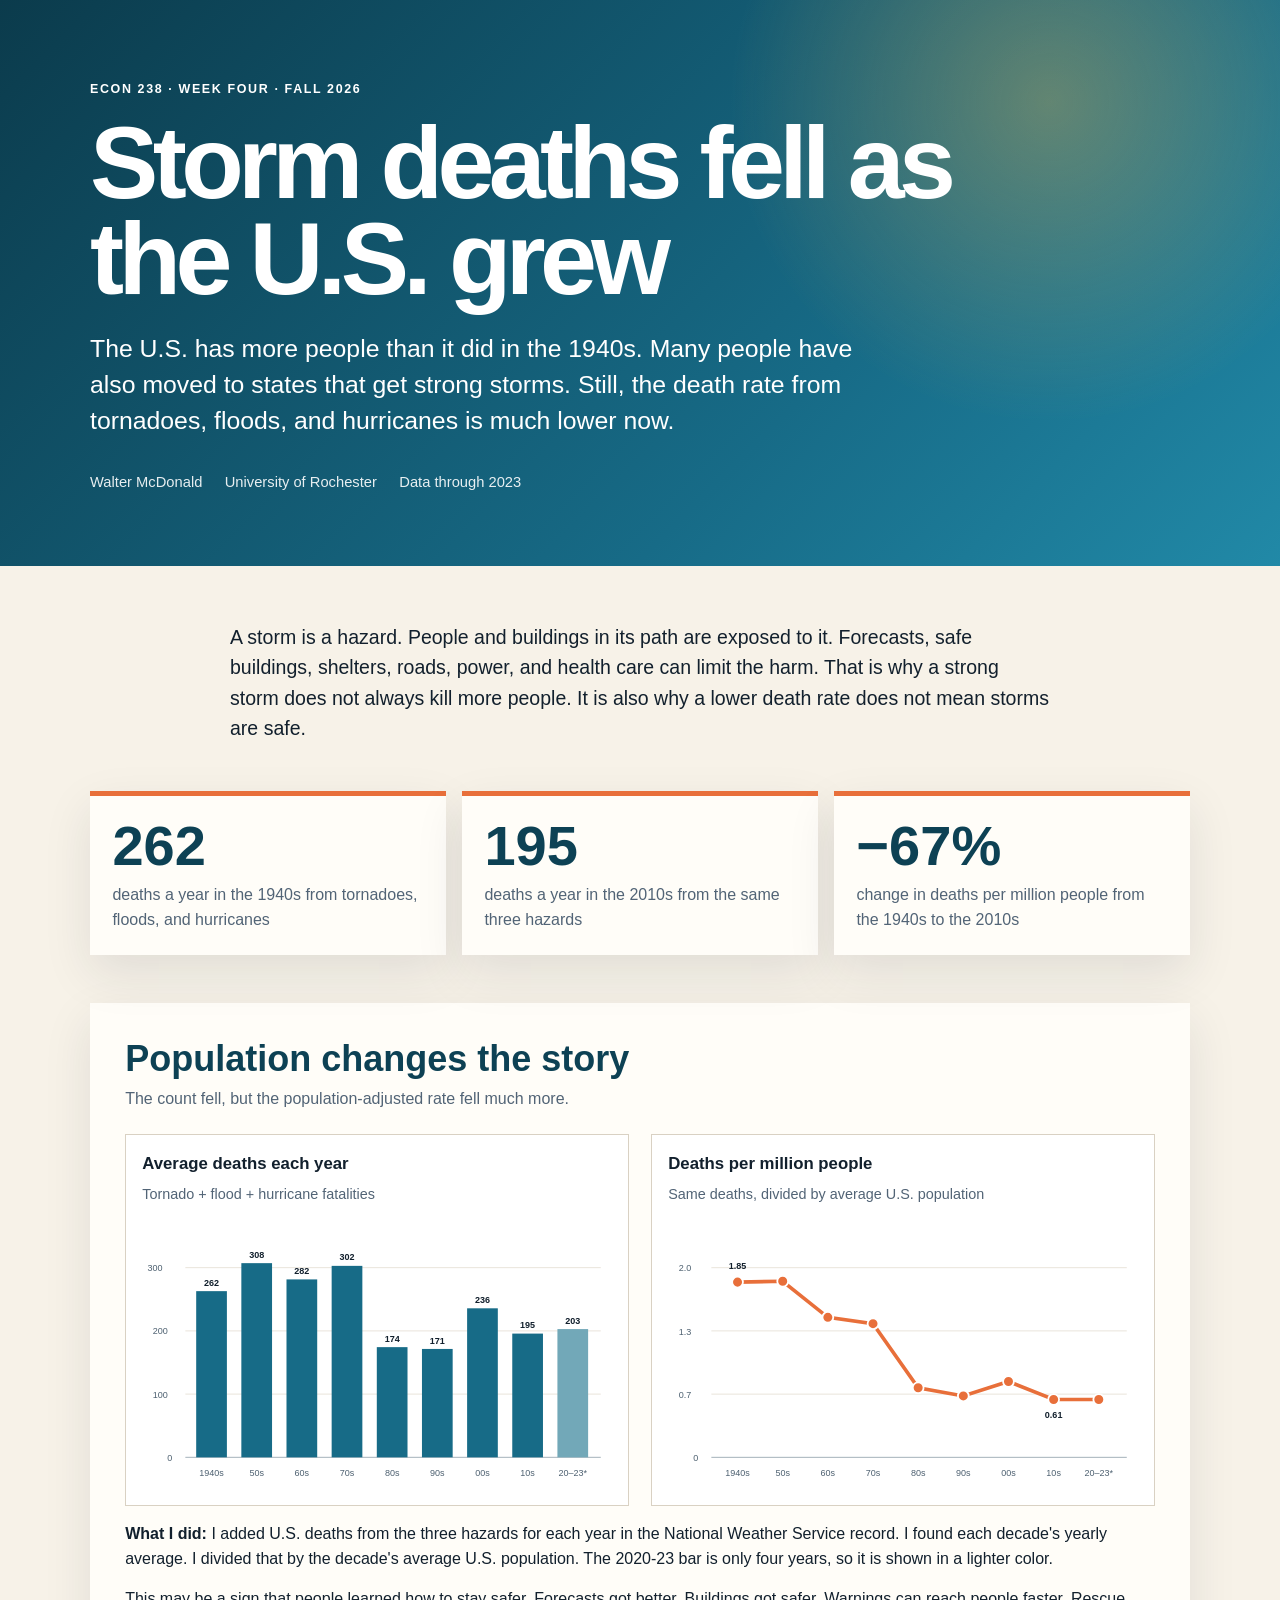
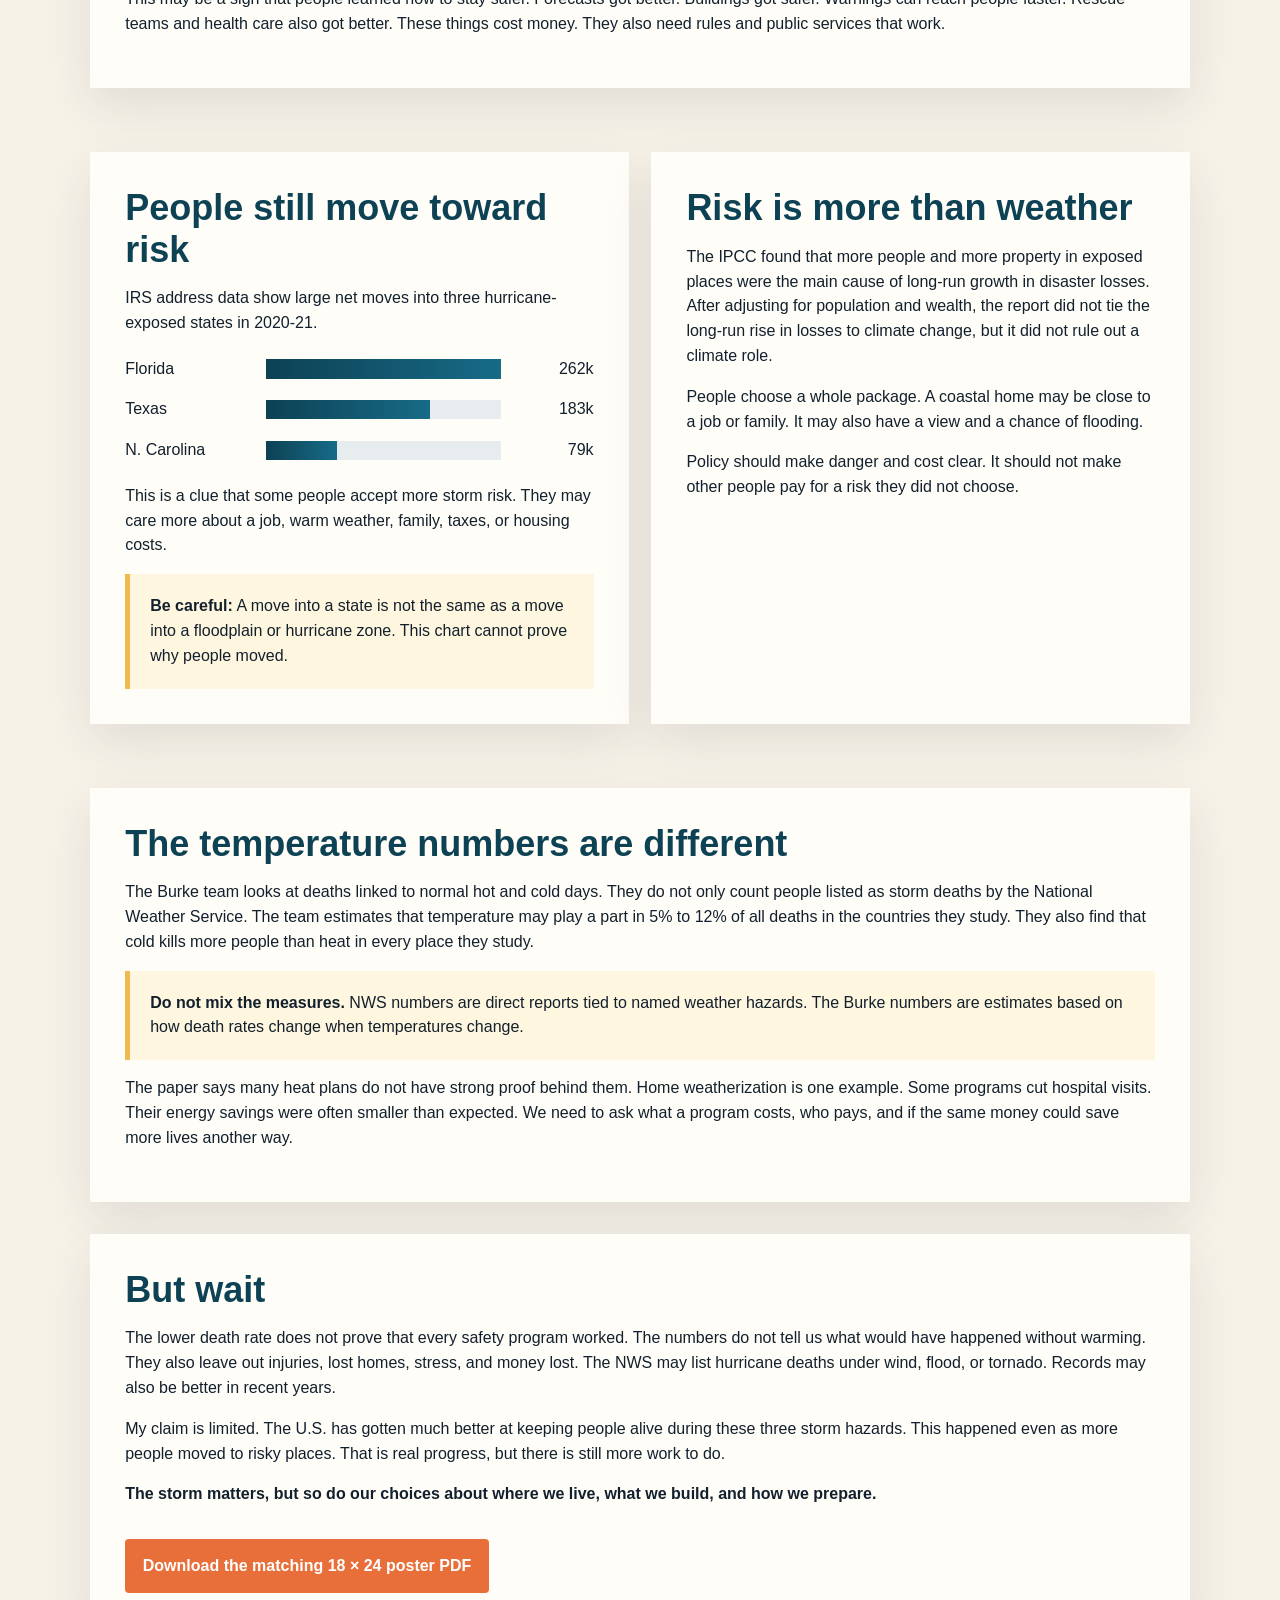
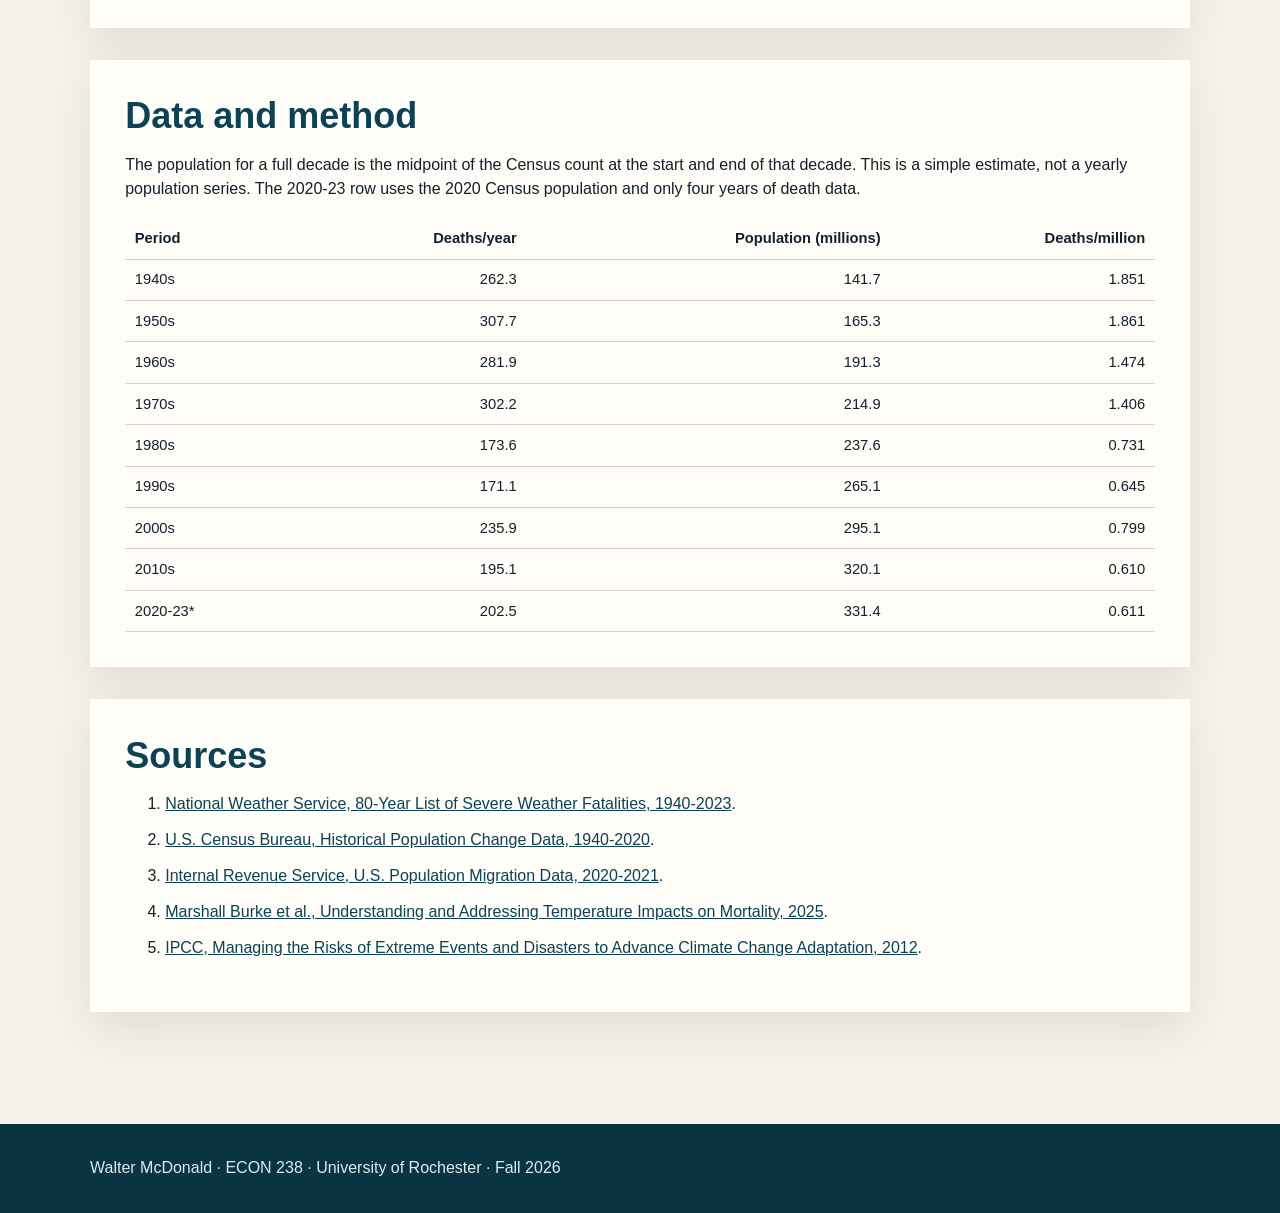
<file: week-04/index.html>
<!doctype html>
<html lang="en">
<head>
  <meta charset="utf-8">
  <meta name="viewport" content="width=device-width, initial-scale=1">
  <meta name="description" content="An ECON 238 look at U.S. storm deaths, population, migration, and adaptation.">
  <title>Storm deaths fell as the U.S. grew | ECON 238</title>
  <style>
    :root {
      --ink: #12202d;
      --muted: #526476;
      --paper: #f7f2e8;
      --white: #fffdf8;
      --blue: #176b87;
      --blue-dark: #0d4154;
      --orange: #e86f3a;
      --gold: #f0ba50;
      --line: #d9d1c3;
      --shadow: 0 18px 45px rgba(26, 42, 54, .10);
    }
    * { box-sizing: border-box; }
    body {
      margin: 0;
      color: var(--ink);
      background: var(--paper);
      font-family: Arial, Helvetica, sans-serif;
      line-height: 1.55;
    }
    a { color: var(--blue-dark); }
    .hero {
      color: #fff;
      background:
        radial-gradient(circle at 82% 18%, rgba(240,186,80,.35), transparent 20rem),
        linear-gradient(135deg, #0b3b4c, #176b87 65%, #2189a7);
      padding: 5rem 1.25rem 4.5rem;
    }
    .wrap { width: min(1100px, calc(100% - 2rem)); margin: 0 auto; }
    .eyebrow { margin: 0 0 1rem; letter-spacing: .13em; font-size: .78rem; font-weight: 700; text-transform: uppercase; }
    h1 { max-width: 900px; margin: 0; font-size: clamp(3rem, 8vw, 6.8rem); line-height: .93; letter-spacing: -.055em; }
    .deck { max-width: 780px; margin: 1.6rem 0 0; font-size: clamp(1.15rem, 2.4vw, 1.55rem); line-height: 1.45; }
    .meta { display: flex; flex-wrap: wrap; gap: .7rem 1.4rem; margin-top: 2rem; font-size: .92rem; opacity: .9; }
    main { padding: 3.5rem 0 5rem; }
    .lead { max-width: 820px; margin: 0 auto 3rem; font-size: 1.22rem; }
    .finding {
      display: grid;
      grid-template-columns: repeat(3, 1fr);
      gap: 1rem;
      margin: 2rem 0 3rem;
    }
    .stat { padding: 1.4rem; border-top: 5px solid var(--orange); background: var(--white); box-shadow: var(--shadow); }
    .stat strong { display: block; color: var(--blue-dark); font-size: clamp(2rem, 5vw, 3.5rem); line-height: 1; }
    .stat span { display: block; margin-top: .55rem; color: var(--muted); }
    .panel { margin: 2rem 0; padding: clamp(1.2rem, 3vw, 2.2rem); background: var(--white); box-shadow: var(--shadow); }
    .panel h2 { margin: 0 0 .45rem; color: var(--blue-dark); font-size: clamp(1.55rem, 3vw, 2.25rem); line-height: 1.15; }
    .kicker { margin: 0 0 1.4rem; color: var(--muted); }
    .charts { display: grid; grid-template-columns: 1fr 1fr; gap: 1.4rem; }
    .chart-box { padding: 1rem; border: 1px solid var(--line); background: #fff; }
    .chart-box h3 { margin: 0 0 .35rem; font-size: 1.05rem; }
    .chart-box p { margin: 0 0 .8rem; color: var(--muted); font-size: .9rem; }
    svg { display: block; width: 100%; height: auto; }
    .axis { stroke: #9ba9b3; stroke-width: 1; }
    .grid { stroke: #e7e1d8; stroke-width: 1; }
    .label { fill: #4d6070; font-size: 10px; }
    .value { fill: #12202d; font-size: 10px; font-weight: 700; }
    .bar { fill: var(--blue); }
    .bar.partial { fill: #72a8b8; }
    .line { fill: none; stroke: var(--orange); stroke-width: 4; }
    .dot { fill: var(--orange); stroke: #fff; stroke-width: 2; }
    .two-col { display: grid; grid-template-columns: 1fr 1fr; gap: 1.4rem; }
    .note { padding: 1.25rem; border-left: 5px solid var(--gold); background: #fff6df; }
    .bars { display: grid; gap: 1rem; margin: 1.3rem 0; }
    .bar-row { display: grid; grid-template-columns: 8rem 1fr 5rem; align-items: center; gap: .8rem; }
    .track { height: 1.2rem; background: #e7ecee; }
    .fill { height: 100%; width: var(--w); background: linear-gradient(90deg, var(--blue-dark), var(--blue)); }
    .number { text-align: right; font-variant-numeric: tabular-nums; }
    .plain-table { width: 100%; border-collapse: collapse; font-size: .92rem; }
    .plain-table th, .plain-table td { padding: .55rem .6rem; border-bottom: 1px solid var(--line); text-align: right; }
    .plain-table th:first-child, .plain-table td:first-child { text-align: left; }
    .sources li { margin-bottom: .7rem; }
    .download {
      display: inline-block;
      margin-top: 1rem;
      padding: .9rem 1.1rem;
      color: #fff;
      background: var(--orange);
      border-radius: 4px;
      font-weight: 700;
      text-decoration: none;
    }
    footer { padding: 2rem 1rem; color: #dceaf0; background: #0b3443; }
    @media (max-width: 760px) {
      .finding, .charts, .two-col { grid-template-columns: 1fr; }
      .bar-row { grid-template-columns: 6rem 1fr 4.5rem; gap: .5rem; font-size: .9rem; }
      .hero { padding-top: 3.5rem; }
    }
    @media print {
      .hero { padding: 2rem 0; }
      .panel, .stat { box-shadow: none; }
      .download { display: none; }
    }
  </style>
</head>
<body>
  <header class="hero">
    <div class="wrap">
      <p class="eyebrow">ECON 238 · Week Four · Fall 2026</p>
      <h1>Storm deaths fell as the U.S. grew</h1>
      <p class="deck">The U.S. has more people than it did in the 1940s. Many people have also moved to states that get strong storms. Still, the death rate from tornadoes, floods, and hurricanes is much lower now.</p>
      <div class="meta"><span>Walter McDonald</span><span>University of Rochester</span><span>Data through 2023</span></div>
    </div>
  </header>

  <main class="wrap">
    <p class="lead">A storm is a hazard. People and buildings in its path are exposed to it. Forecasts, safe buildings, shelters, roads, power, and health care can limit the harm. That is why a strong storm does not always kill more people. It is also why a lower death rate does not mean storms are safe.</p>

    <section class="finding" aria-label="Main findings">
      <div class="stat"><strong>262</strong><span>deaths a year in the 1940s from tornadoes, floods, and hurricanes</span></div>
      <div class="stat"><strong>195</strong><span>deaths a year in the 2010s from the same three hazards</span></div>
      <div class="stat"><strong>−67%</strong><span>change in deaths per million people from the 1940s to the 2010s</span></div>
    </section>

    <section class="panel">
      <h2>Population changes the story</h2>
      <p class="kicker">The count fell, but the population-adjusted rate fell much more.</p>
      <div class="charts">
        <div class="chart-box">
          <h3>Average deaths each year</h3>
          <p>Tornado + flood + hurricane fatalities</p>
          <svg viewBox="0 0 520 300" role="img" aria-label="Bar chart of average yearly storm deaths by decade">
            <line class="grid" x1="48" y1="55" x2="508" y2="55"/><line class="grid" x1="48" y1="125" x2="508" y2="125"/><line class="grid" x1="48" y1="195" x2="508" y2="195"/>
            <line class="axis" x1="48" y1="265" x2="508" y2="265"/>
            <text class="label" x="6" y="59">300</text><text class="label" x="12" y="129">200</text><text class="label" x="12" y="199">100</text><text class="label" x="28" y="269">0</text>
            <rect class="bar" x="60" y="81" width="34" height="184"/><rect class="bar" x="110" y="50" width="34" height="215"/>
            <rect class="bar" x="160" y="68" width="34" height="197"/><rect class="bar" x="210" y="53" width="34" height="212"/>
            <rect class="bar" x="260" y="143" width="34" height="122"/><rect class="bar" x="310" y="145" width="34" height="120"/>
            <rect class="bar" x="360" y="100" width="34" height="165"/><rect class="bar" x="410" y="128" width="34" height="137"/>
            <rect class="bar partial" x="460" y="123" width="34" height="142"/>
            <text class="value" x="77" y="75" text-anchor="middle">262</text><text class="value" x="127" y="44" text-anchor="middle">308</text>
            <text class="value" x="177" y="62" text-anchor="middle">282</text><text class="value" x="227" y="47" text-anchor="middle">302</text>
            <text class="value" x="277" y="137" text-anchor="middle">174</text><text class="value" x="327" y="139" text-anchor="middle">171</text>
            <text class="value" x="377" y="94" text-anchor="middle">236</text><text class="value" x="427" y="122" text-anchor="middle">195</text>
            <text class="value" x="477" y="117" text-anchor="middle">203</text>
            <g class="label" text-anchor="middle"><text x="77" y="286">1940s</text><text x="127" y="286">50s</text><text x="177" y="286">60s</text><text x="227" y="286">70s</text><text x="277" y="286">80s</text><text x="327" y="286">90s</text><text x="377" y="286">00s</text><text x="427" y="286">10s</text><text x="477" y="286">20–23*</text></g>
          </svg>
        </div>
        <div class="chart-box">
          <h3>Deaths per million people</h3>
          <p>Same deaths, divided by average U.S. population</p>
          <svg viewBox="0 0 520 300" role="img" aria-label="Line chart of storm deaths per million people by decade">
            <line class="grid" x1="48" y1="55" x2="508" y2="55"/><line class="grid" x1="48" y1="125" x2="508" y2="125"/><line class="grid" x1="48" y1="195" x2="508" y2="195"/>
            <line class="axis" x1="48" y1="265" x2="508" y2="265"/>
            <text class="label" x="12" y="59">2.0</text><text class="label" x="12" y="129">1.3</text><text class="label" x="12" y="199">0.7</text><text class="label" x="28" y="269">0</text>
            <path class="line" d="M77 71 L127 70 L177 110 L227 117 L277 188 L327 197 L377 181 L427 201 L477 201"/>
            <g><circle class="dot" cx="77" cy="71" r="6"/><circle class="dot" cx="127" cy="70" r="6"/><circle class="dot" cx="177" cy="110" r="6"/><circle class="dot" cx="227" cy="117" r="6"/><circle class="dot" cx="277" cy="188" r="6"/><circle class="dot" cx="327" cy="197" r="6"/><circle class="dot" cx="377" cy="181" r="6"/><circle class="dot" cx="427" cy="201" r="6"/><circle class="dot" cx="477" cy="201" r="6"/></g>
            <text class="value" x="77" y="57" text-anchor="middle">1.85</text><text class="value" x="427" y="222" text-anchor="middle">0.61</text>
            <g class="label" text-anchor="middle"><text x="77" y="286">1940s</text><text x="127" y="286">50s</text><text x="177" y="286">60s</text><text x="227" y="286">70s</text><text x="277" y="286">80s</text><text x="327" y="286">90s</text><text x="377" y="286">00s</text><text x="427" y="286">10s</text><text x="477" y="286">20–23*</text></g>
          </svg>
        </div>
      </div>
      <p><strong>What I did:</strong> I added U.S. deaths from the three hazards for each year in the National Weather Service record. I found each decade's yearly average. I divided that by the decade's average U.S. population. The 2020-23 bar is only four years, so it is shown in a lighter color.</p>
      <p>This may be a sign that people learned how to stay safer. Forecasts got better. Buildings got safer. Warnings can reach people faster. Rescue teams and health care also got better. These things cost money. They also need rules and public services that work.</p>
    </section>

    <section class="two-col">
      <article class="panel">
        <h2>People still move toward risk</h2>
        <p>IRS address data show large net moves into three hurricane-exposed states in 2020-21.</p>
        <div class="bars" aria-label="Net domestic migration into Florida, Texas, and North Carolina">
          <div class="bar-row"><span>Florida</span><div class="track"><div class="fill" style="--w:100%"></div></div><span class="number">262k</span></div>
          <div class="bar-row"><span>Texas</span><div class="track"><div class="fill" style="--w:69.8%"></div></div><span class="number">183k</span></div>
          <div class="bar-row"><span>N. Carolina</span><div class="track"><div class="fill" style="--w:30.3%"></div></div><span class="number">79k</span></div>
        </div>
        <p>This is a clue that some people accept more storm risk. They may care more about a job, warm weather, family, taxes, or housing costs.</p>
        <div class="note"><strong>Be careful:</strong> A move into a state is not the same as a move into a floodplain or hurricane zone. This chart cannot prove why people moved.</div>
      </article>
      <article class="panel">
        <h2>Risk is more than weather</h2>
        <p>The IPCC found that more people and more property in exposed places were the main cause of long-run growth in disaster losses. After adjusting for population and wealth, the report did not tie the long-run rise in losses to climate change, but it did not rule out a climate role.</p>
        <p>People choose a whole package. A coastal home may be close to a job or family. It may also have a view and a chance of flooding.</p>
        <p>Policy should make danger and cost clear. It should not make other people pay for a risk they did not choose.</p>
      </article>
    </section>

    <section class="panel">
      <h2>The temperature numbers are different</h2>
      <p>The Burke team looks at deaths linked to normal hot and cold days. They do not only count people listed as storm deaths by the National Weather Service. The team estimates that temperature may play a part in 5% to 12% of all deaths in the countries they study. They also find that cold kills more people than heat in every place they study.</p>
      <div class="note"><strong>Do not mix the measures.</strong> NWS numbers are direct reports tied to named weather hazards. The Burke numbers are estimates based on how death rates change when temperatures change.</div>
      <p>The paper says many heat plans do not have strong proof behind them. Home weatherization is one example. Some programs cut hospital visits. Their energy savings were often smaller than expected. We need to ask what a program costs, who pays, and if the same money could save more lives another way.</p>
    </section>

    <section class="panel">
      <h2>But wait</h2>
      <p>The lower death rate does not prove that every safety program worked. The numbers do not tell us what would have happened without warming. They also leave out injuries, lost homes, stress, and money lost. The NWS may list hurricane deaths under wind, flood, or tornado. Records may also be better in recent years.</p>
      <p>My claim is limited. The U.S. has gotten much better at keeping people alive during these three storm hazards. This happened even as more people moved to risky places. That is real progress, but there is still more work to do.</p>
      <p><strong>The storm matters, but so do our choices about where we live, what we build, and how we prepare.</strong></p>
      <a class="download" href="extreme-weather-risk-poster.pdf">Download the matching 18 × 24 poster PDF</a>
    </section>

    <section class="panel">
      <h2>Data and method</h2>
      <p>The population for a full decade is the midpoint of the Census count at the start and end of that decade. This is a simple estimate, not a yearly population series. The 2020-23 row uses the 2020 Census population and only four years of death data.</p>
      <div style="overflow-x:auto">
        <table class="plain-table">
          <thead><tr><th>Period</th><th>Deaths/year</th><th>Population (millions)</th><th>Deaths/million</th></tr></thead>
          <tbody>
            <tr><td>1940s</td><td>262.3</td><td>141.7</td><td>1.851</td></tr><tr><td>1950s</td><td>307.7</td><td>165.3</td><td>1.861</td></tr>
            <tr><td>1960s</td><td>281.9</td><td>191.3</td><td>1.474</td></tr><tr><td>1970s</td><td>302.2</td><td>214.9</td><td>1.406</td></tr>
            <tr><td>1980s</td><td>173.6</td><td>237.6</td><td>0.731</td></tr><tr><td>1990s</td><td>171.1</td><td>265.1</td><td>0.645</td></tr>
            <tr><td>2000s</td><td>235.9</td><td>295.1</td><td>0.799</td></tr><tr><td>2010s</td><td>195.1</td><td>320.1</td><td>0.610</td></tr>
            <tr><td>2020-23*</td><td>202.5</td><td>331.4</td><td>0.611</td></tr>
          </tbody>
        </table>
      </div>
    </section>

    <section class="panel sources">
      <h2>Sources</h2>
      <ol>
        <li><a href="https://www.weather.gov/media/hazstat/80years_2023.pdf">National Weather Service, 80-Year List of Severe Weather Fatalities, 1940-2023</a>.</li>
        <li><a href="https://www.census.gov/data/tables/time-series/dec/popchange-data-text.html">U.S. Census Bureau, Historical Population Change Data, 1940-2020</a>.</li>
        <li><a href="https://www.irs.gov/pub/irs-pdf/p5508.pdf">Internal Revenue Service, U.S. Population Migration Data, 2020-2021</a>.</li>
        <li><a href="https://www.nber.org/papers/w34313">Marshall Burke et al., Understanding and Addressing Temperature Impacts on Mortality, 2025</a>.</li>
        <li><a href="https://archive.ipcc.ch/pdf/special-reports/srex/SREX_Full_Report.pdf">IPCC, Managing the Risks of Extreme Events and Disasters to Advance Climate Change Adaptation, 2012</a>.</li>
      </ol>
    </section>
  </main>

  <footer><div class="wrap">Walter McDonald · ECON 238 · University of Rochester · Fall 2026</div></footer>
</body>
</html>
</file>
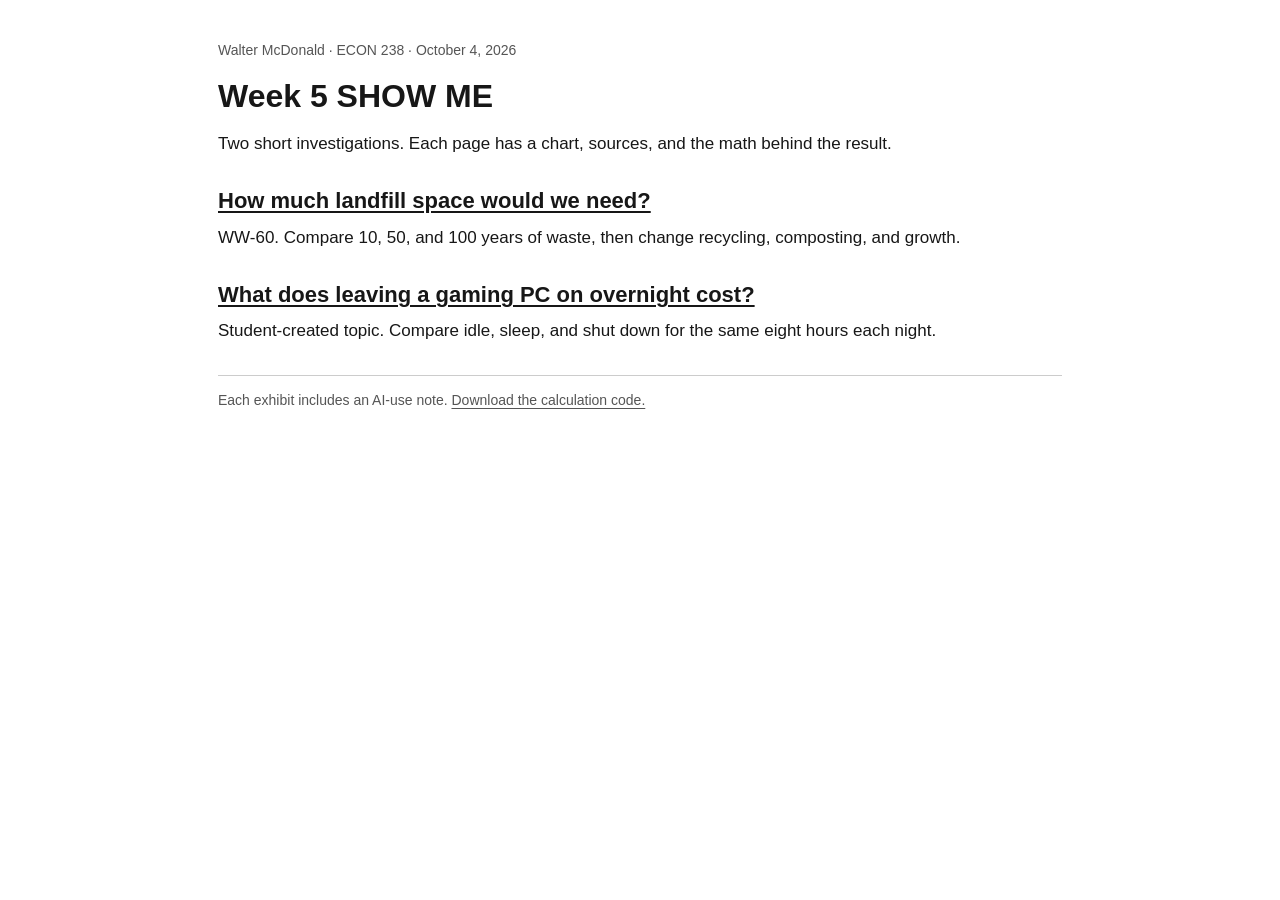
<file: week-05/index.html>
<!doctype html><html lang="en"><head><meta charset="utf-8"><meta name="viewport" content="width=device-width,initial-scale=1"><title>Week 5 SHOW ME | Walter McDonald</title><link rel="stylesheet" href="style.css"></head><body><main><p class="meta">Walter McDonald · ECON 238 · October 4, 2026</p><h1>Week 5 SHOW ME</h1><p>Two short investigations. Each page has a chart, sources, and the math behind the result.</p><h2><a href="landfill/">How much landfill space would we need?</a></h2><p>WW-60. Compare 10, 50, and 100 years of waste, then change recycling, composting, and growth.</p><h2><a href="gaming-pc/">What does leaving a gaming PC on overnight cost?</a></h2><p>Student-created topic. Compare idle, sleep, and shut down for the same eight hours each night.</p><footer>Each exhibit includes an AI-use note. <a href="model.mjs" download>Download the calculation code.</a></footer></main></body></html>
</file>
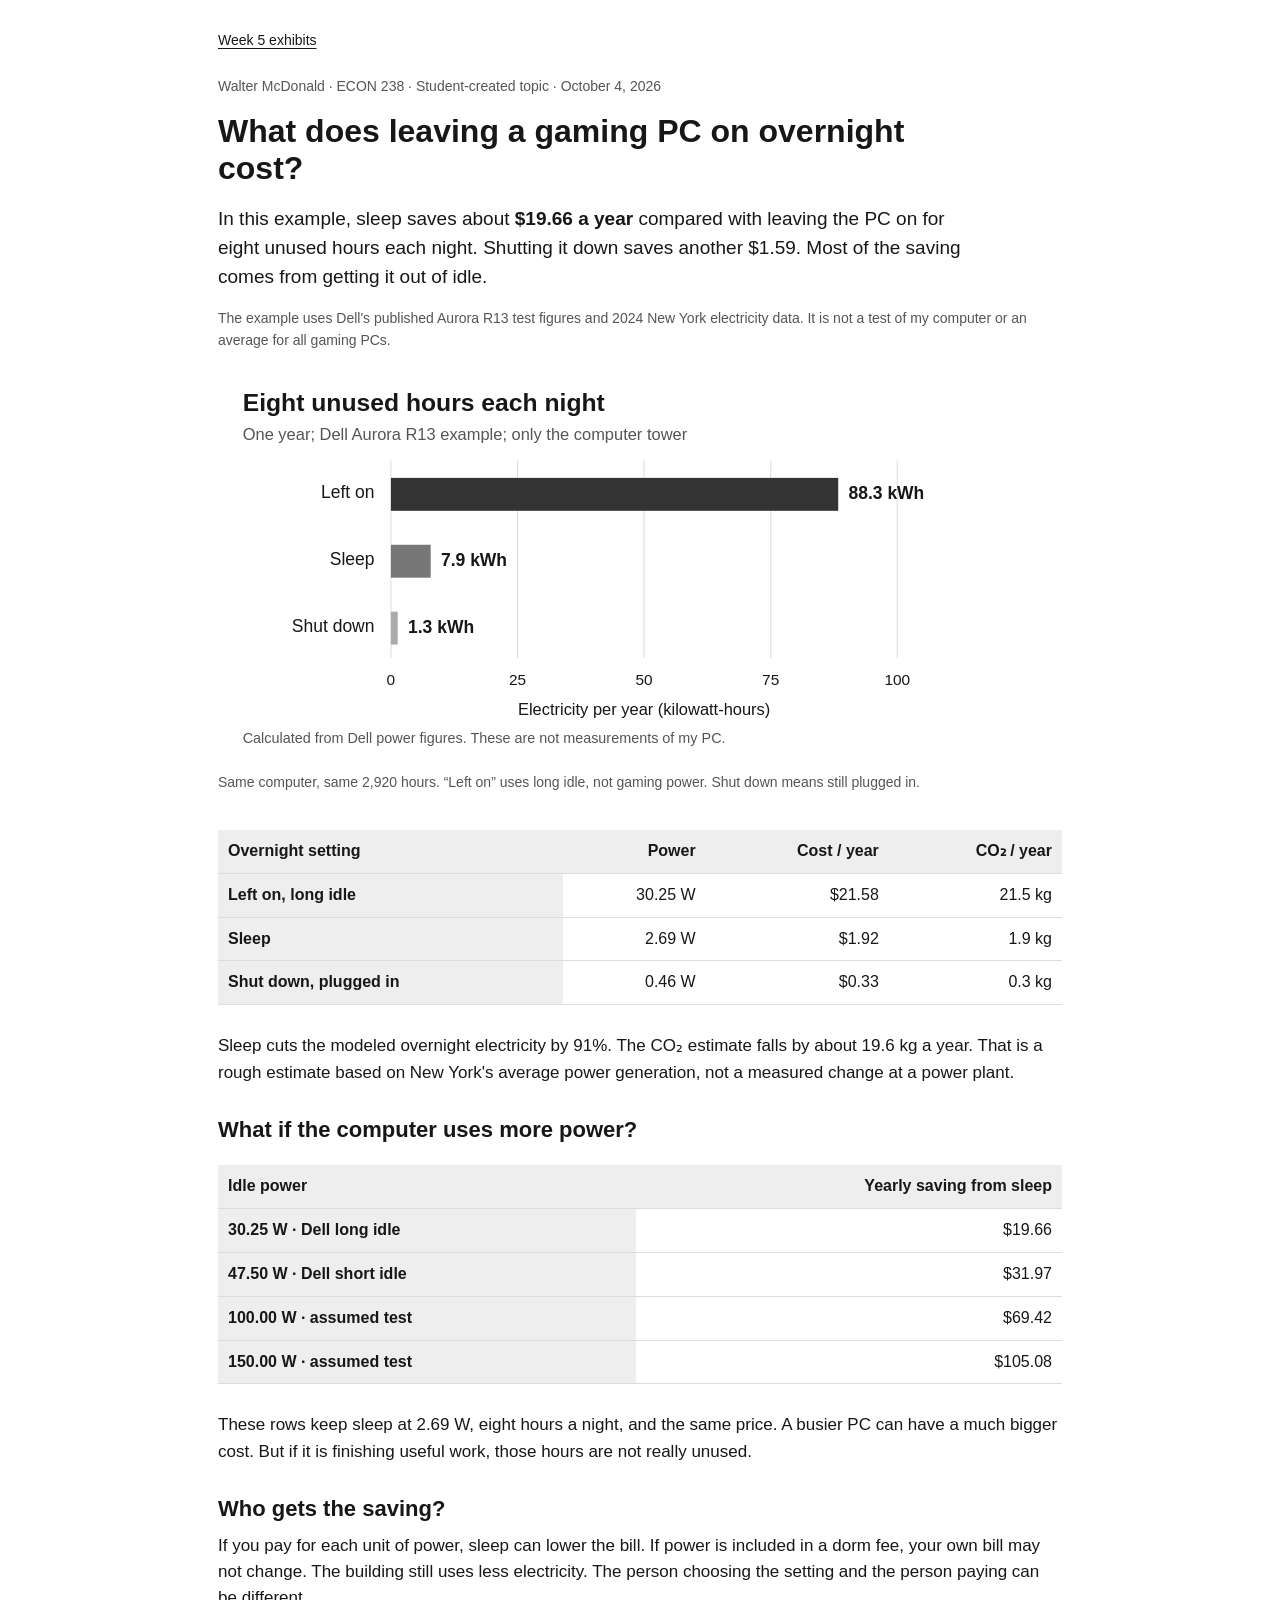
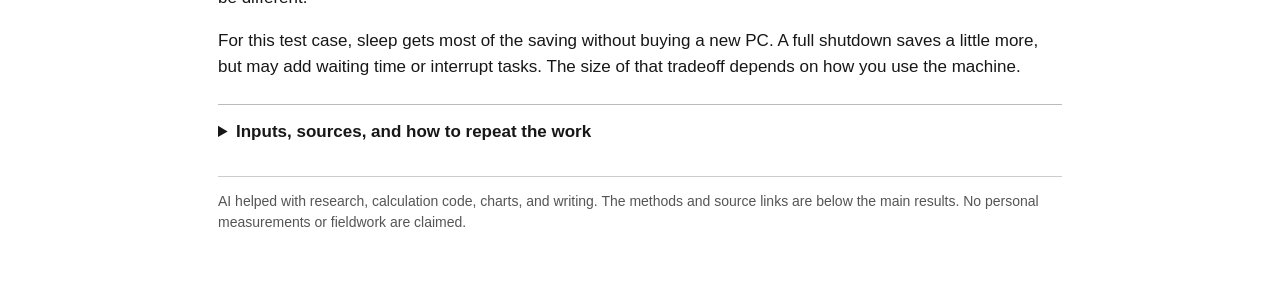
<file: week-05/gaming-pc/index.html>
<!doctype html><html lang="en"><head><meta charset="utf-8"><meta name="viewport" content="width=device-width,initial-scale=1"><title>What does leaving a gaming PC on overnight cost? | ECON 238</title><meta name="description" content="What does leaving a gaming PC on overnight cost?. A sourced, repeatable Week 5 SHOW ME investigation."><link rel="stylesheet" href="../style.css"></head><body><main><nav><a href="../">Week 5 exhibits</a></nav><header><p class="meta">Walter McDonald · ECON 238 · Student-created topic · October 4, 2026</p><h1>What does leaving a gaming PC on overnight cost?</h1></header>
<p class="lead">In this example, sleep saves about <strong>$19.66 a year</strong> compared with leaving the PC on for eight unused hours each night. Shutting it down saves another $1.59. Most of the saving comes from getting it out of idle.</p>
<p class="note">The example uses Dell's published Aurora R13 test figures and 2024 New York electricity data. It is not a test of my computer or an average for all gaming PCs.</p>
<figure><img src="cover.svg" alt="Annual electricity for eight hours each night: left on 88.3 kWh, sleep 7.9 kWh, shut down 1.3 kWh."><figcaption>Same computer, same 2,920 hours. “Left on” uses long idle, not gaming power. Shut down means still plugged in.</figcaption></figure>
<div class="table-scroll"><table><thead><tr><th scope="col">Overnight setting</th><th scope="col">Power</th><th scope="col">Cost / year</th><th scope="col">CO₂ / year</th></tr></thead><tbody><tr><th scope="row">Left on, long idle</th><td>30.25 W</td><td>$21.58</td><td>21.5 kg</td></tr><tr><th scope="row">Sleep</th><td>2.69 W</td><td>$1.92</td><td>1.9 kg</td></tr><tr><th scope="row">Shut down, plugged in</th><td>0.46 W</td><td>$0.33</td><td>0.3 kg</td></tr></tbody></table></div>
<p>Sleep cuts the modeled overnight electricity by 91%. The CO₂ estimate falls by about 19.6 kg a year. That is a rough estimate based on New York's average power generation, not a measured change at a power plant.</p>
<h2>What if the computer uses more power?</h2>
<div class="table-scroll"><table><thead><tr><th scope="col">Idle power</th><th scope="col">Yearly saving from sleep</th></tr></thead><tbody><tr><th scope="row">30.25 W · Dell long idle</th><td>$19.66</td></tr><tr><th scope="row">47.50 W · Dell short idle</th><td>$31.97</td></tr><tr><th scope="row">100.00 W · assumed test</th><td>$69.42</td></tr><tr><th scope="row">150.00 W · assumed test</th><td>$105.08</td></tr></tbody></table></div>
<p>These rows keep sleep at 2.69 W, eight hours a night, and the same price. A busier PC can have a much bigger cost. But if it is finishing useful work, those hours are not really unused.</p>
<h2>Who gets the saving?</h2>
<p>If you pay for each unit of power, sleep can lower the bill. If power is included in a dorm fee, your own bill may not change. The building still uses less electricity. The person choosing the setting and the person paying can be different.</p>
<p>For this test case, sleep gets most of the saving without buying a new PC. A full shutdown saves a little more, but may add waiting time or interrupt tasks. The size of that tradeoff depends on how you use the machine.</p>
<details><summary>Inputs, sources, and how to repeat the work</summary>
<h3>Inputs</h3><ul><li><strong>Long idle 30.25 W, sleep 2.69 W, off 0.46 W:</strong> Dell's Aurora R13 datasheet, pp. 4–5, effective October 25, 2021. Tests used 230 V / 50 Hz. Hardware, software, and U.S. wall power can change the result. The 47.5 W short-idle row also comes from Dell. The 100 and 150 W rows are assumed tests.</li>
<li><strong>Eight hours each night, 365 nights:</strong> an assumed routine. No monitor, speakers, or other devices are included.</li>
<li><strong>$0.2443 per kWh:</strong> EIA's 2024 New York residential average. It is not a Rochester quote or a current bill rate. Use your own per-kWh charge to estimate bill savings; fixed fees do not disappear.</li>
<li><strong>0.2436 kg CO₂ per kWh:</strong> converted from EIA's 537 lb/MWh for 2024 New York generation. It leaves out imported power, power-line losses, fuel supply, and PC production. It is not the emissions rate of the last plant turned on overnight.</li></ul>
<h3>The math</h3><pre>Yearly kWh = watts × hours each night × nights ÷ 1,000
Yearly cost = kWh × dollars per kWh
Estimated CO₂ = kWh × kg CO₂ per kWh
Saving from sleep = idle result − sleep result

Example: (30.25 − 2.69) × 8 × 365 ÷ 1,000
         = 80.4752 kWh saved
         × $0.2443 = $19.66 per year</pre>
<h3>Other assumptions matter too</h3>
<div class="table-scroll"><table><thead><tr><th scope="col">Change from the baseline</th><th scope="col">Money saved / year</th><th scope="col">CO₂ saved / year</th></tr></thead><tbody><tr><th scope="row">Baseline: 8 hours</th><td>$19.66</td><td>19.6 kg</td></tr><tr><th scope="row">4 hours each night</th><td>$9.83</td><td>9.8 kg</td></tr><tr><th scope="row">12 hours each night</th><td>$29.49</td><td>29.4 kg</td></tr><tr><th scope="row">Electricity at $0.15/kWh</th><td>$12.07</td><td>19.6 kg</td></tr><tr><th scope="row">Electricity at $0.35/kWh</th><td>$28.17</td><td>19.6 kg</td></tr><tr><th scope="row">Grid at 0.05 kg CO2/kWh</th><td>$19.66</td><td>4.0 kg</td></tr><tr><th scope="row">Grid at 0.70 kg CO2/kWh</th><td>$19.66</td><td>56.3 kg</td></tr></tbody></table></div>
<p>The alternative prices and grid rates are sensitivity tests, not claims about named locations. Each row changes one input. This model holds the price and emissions rate constant for the whole year. To estimate the actual CO₂ avoided at night, we would need time-specific data on which power plants respond.</p>
<h3>How AI was used</h3><p>AI found Dell and EIA data, then calculated energy, cost, and CO₂ for the same unused hours in each mode. The checks used measured-mode figures rather than the power supply's maximum rating. The model was rerun with different hours, idle power, prices, and grid rates. It does not claim that all gaming PCs match Dell's test.</p>
<p>To try your own case, measure each mode with a plug-in meter. Use those watts in the formula or <a href="../model.mjs" download>calculation code</a>. <a href="data.csv" download>Download the three-mode results</a> and <a href="sensitivity.csv" download>all sensitivity tests</a>.</p>
<h3>Sources</h3><ol class="sources"><li><a href="https://dl.dell.com/RDOC/Dell%20Alienware%20Aurora%20R13%20D30M%20D30M002%20DELL%20Regulatory%20and%20Environmental%20Datasheet%20en-us.pdf#page=4">Dell, Alienware Aurora R13 Product Compliance Datasheet</a>, effective October 25, 2021, pp. 4–5: mode-specific watts and test limits.</li>
<li><a href="https://www.eia.gov/electricity/annual/html/epa_02_10.html">EIA, Electric Power Annual, Table 2.10</a>: New York residential price, 2024 (24.43 cents/kWh).</li>
<li><a href="https://www.eia.gov/electricity/state/NewYork/">EIA, New York Electricity Profile 2024, Table 1</a>: in-state generation CO₂ rate (537 lb/MWh).</li></ol></details><footer>AI helped with research, calculation code, charts, and writing. The methods and source links are below the main results. No personal measurements or fieldwork are claimed.</footer></main></body></html>
</file>
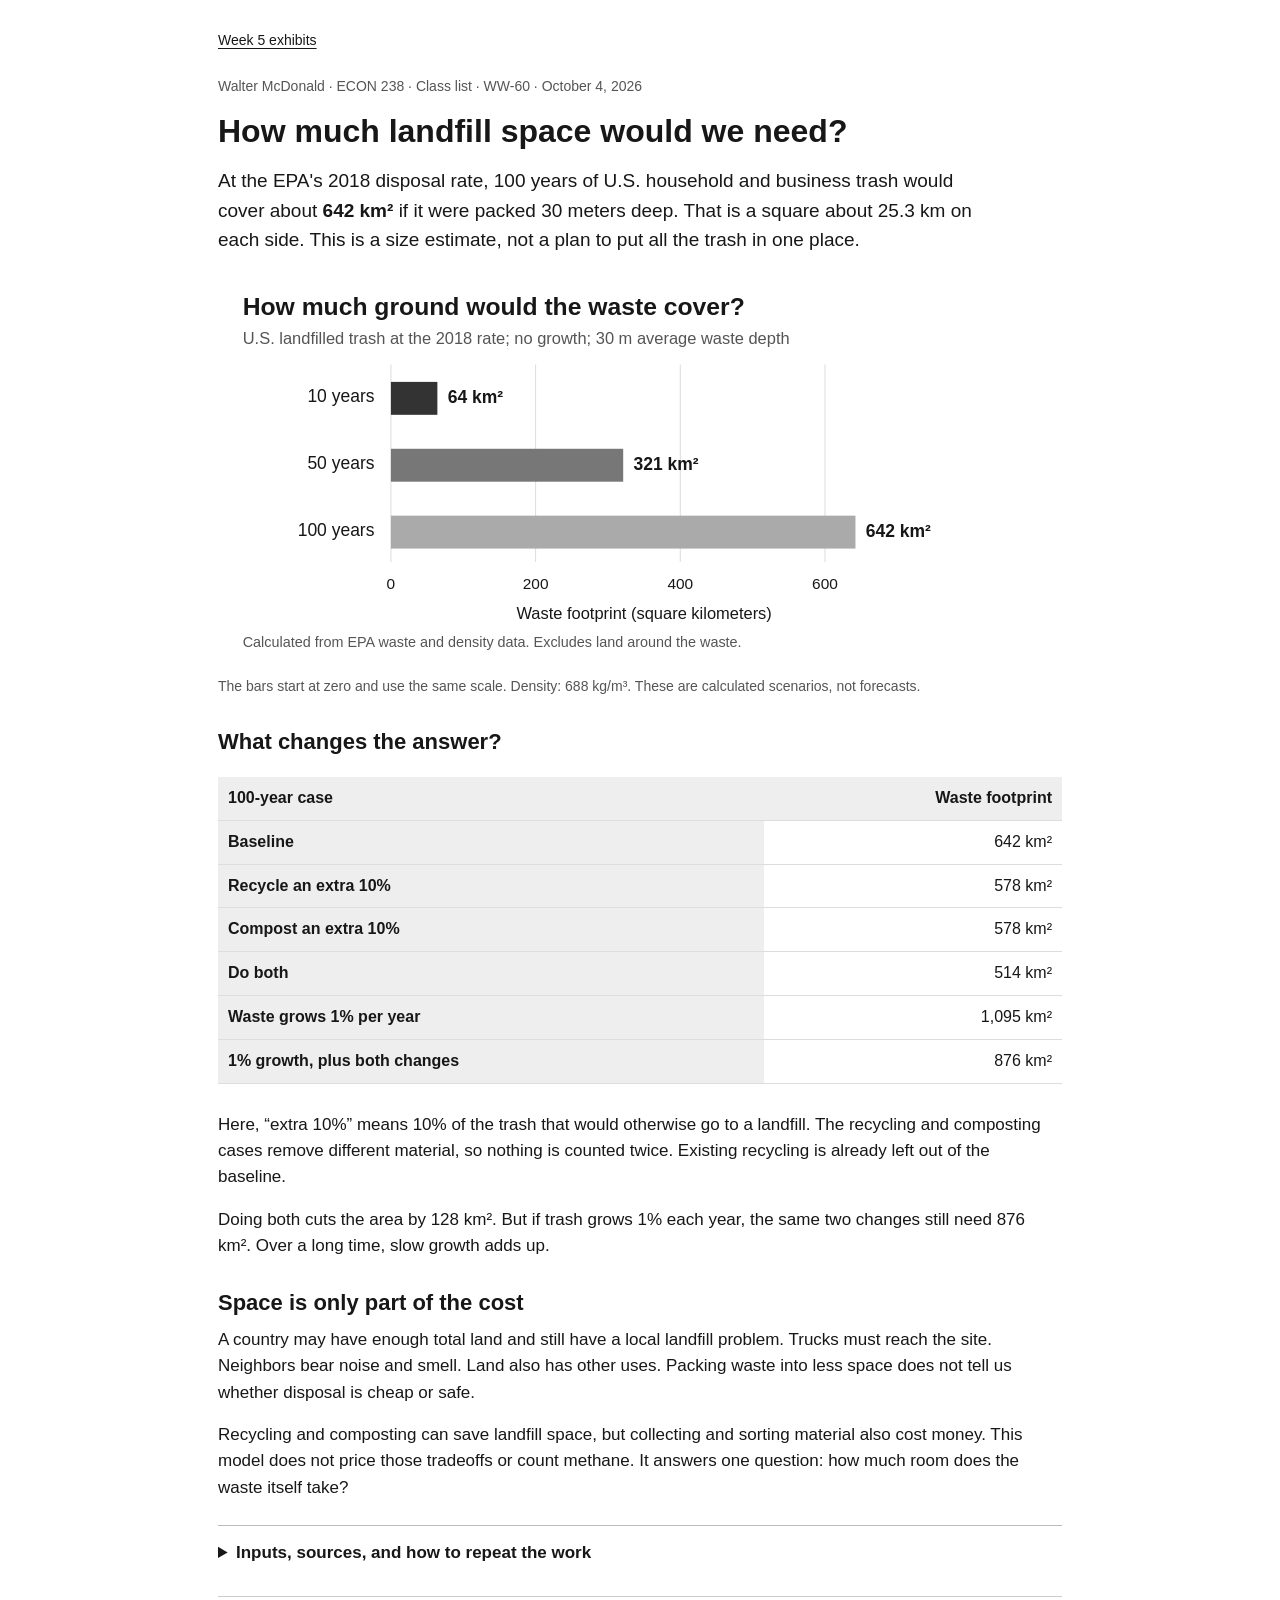
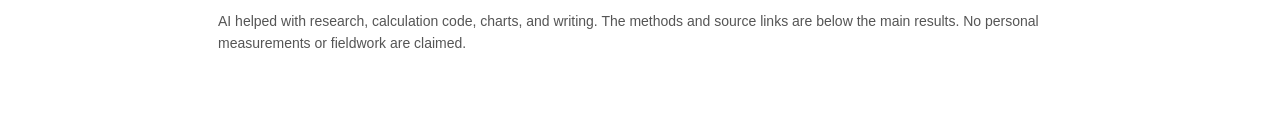
<file: week-05/landfill/index.html>
<!doctype html><html lang="en"><head><meta charset="utf-8"><meta name="viewport" content="width=device-width,initial-scale=1"><title>How much landfill space would we need? | ECON 238</title><meta name="description" content="How much landfill space would we need?. A sourced, repeatable Week 5 SHOW ME investigation."><link rel="stylesheet" href="../style.css"></head><body><main><nav><a href="../">Week 5 exhibits</a></nav><header><p class="meta">Walter McDonald · ECON 238 · Class list · WW-60 · October 4, 2026</p><h1>How much landfill space would we need?</h1></header>
<p class="lead">At the EPA's 2018 disposal rate, 100 years of U.S. household and business trash would cover about <strong>642 km²</strong> if it were packed 30 meters deep. That is a square about 25.3 km on each side. This is a size estimate, not a plan to put all the trash in one place.</p>
<figure><img src="cover.svg" alt="At constant 2018 waste flow and 30 meters depth: 10 years needs 64 square kilometers, 50 years needs 321, and 100 years needs 642."><figcaption>The bars start at zero and use the same scale. Density: 688 kg/m³. These are calculated scenarios, not forecasts.</figcaption></figure>
<h2>What changes the answer?</h2>
<div class="table-scroll"><table><thead><tr><th scope="col">100-year case</th><th scope="col">Waste footprint</th></tr></thead><tbody><tr><th scope="row">Baseline</th><td>642 km²</td></tr><tr><th scope="row">Recycle an extra 10%</th><td>578 km²</td></tr><tr><th scope="row">Compost an extra 10%</th><td>578 km²</td></tr><tr><th scope="row">Do both</th><td>514 km²</td></tr><tr><th scope="row">Waste grows 1% per year</th><td>1,095 km²</td></tr><tr><th scope="row">1% growth, plus both changes</th><td>876 km²</td></tr></tbody></table></div>
<p>Here, “extra 10%” means 10% of the trash that would otherwise go to a landfill. The recycling and composting cases remove different material, so nothing is counted twice. Existing recycling is already left out of the baseline.</p>
<p>Doing both cuts the area by 128 km². But if trash grows 1% each year, the same two changes still need 876 km². Over a long time, slow growth adds up.</p>
<h2>Space is only part of the cost</h2>
<p>A country may have enough total land and still have a local landfill problem. Trucks must reach the site. Neighbors bear noise and smell. Land also has other uses. Packing waste into less space does not tell us whether disposal is cheap or safe.</p>
<p>Recycling and composting can save landfill space, but collecting and sorting material also cost money. This model does not price those tradeoffs or count methane. It answers one question: how much room does the waste itself take?</p>
<details><summary>Inputs, sources, and how to repeat the work</summary>
<h3>Inputs</h3>
<ul><li><strong>146.1 million U.S. short tons per year:</strong> waste landfilled in 2018, not all waste produced. This is the latest year in EPA's national Facts and Figures series checked on October 4, 2026. It is not a measurement of 2026 waste.</li>
<li><strong>688 kg/m³:</strong> EPA's fallback value for packed waste. The 1997 report gives a range of 653–830 kg/m³. Real sites vary.</li>
<li><strong>30 meters:</strong> an assumed average thickness of waste across the footprint, about 98 feet. This is not a national average or the height of one daily layer. The 20 and 60 meter cases test this choice.</li>
<li><strong>Growth and diversion:</strong> chosen tests, not forecasts. Growth starts in year 2. Diversion starts in year 1 and holds the same share each year.</li></ul>
<h3>The math</h3><pre>1 U.S. short ton = 907.18474 kg
Total mass = 146,100,000 × 907.18474 × number of years
Volume = total mass ÷ 688
Area in km² = volume ÷ 30 ÷ 1,000,000

With yearly growth g, replace “number of years” with:
((1 + g)^years − 1) ÷ g
For zero growth, use the number of years.
Then multiply mass by (1 − extra recycling − extra composting).</pre>
<p>This treats packed waste as a simple block. It leaves out roads, buffers, cover soil, slopes, liners, and support buildings. It does not subtract space freed by later settling. It also excludes construction debris, sewage sludge, and industrial process waste. Recycling plants and compost sites need their own space, which is not counted here. Removing different materials could change the remaining waste's density; this simple test holds density fixed.</p>
<h3>More checks on growth, depth, and density</h3>
<div class="table-scroll"><table><thead><tr><th scope="col">100-year case</th><th scope="col">Waste footprint</th></tr></thead><tbody><tr><th scope="row">Waste grows 2% per year</th><td>2,005 km²</td></tr><tr><th scope="row">20 m average depth</th><td>963 km²</td></tr><tr><th scope="row">60 m average depth</th><td>321 km²</td></tr><tr><th scope="row">Lower density: 653 kg/m³</th><td>677 km²</td></tr><tr><th scope="row">Higher density: 830 kg/m³</th><td>532 km²</td></tr></tbody></table></div>
<p>Doubling depth halves the footprint in this model. Denser waste also takes less room. Neither change makes the waste or its harm disappear.</p>
<h3>How AI was used</h3><p>AI found the EPA sources and built a mass-to-volume model. It was asked to compare 10, 50, and 100 years, then change growth, recycling, composting, depth, and density. Checks kept short tons separate from metric tons and avoided subtracting existing recycling twice. The figures are new calculations from those inputs, not a copied chart.</p>
<p>To extend this work, replace the annual flow with a local figure and add land prices or hauling costs. <a href="data.csv" download>Download all calculations (CSV)</a> or <a href="../model.mjs" download>download the calculation code</a>.</p>
<h3>Sources</h3><ol class="sources"><li><a href="https://www.epa.gov/facts-and-figures-about-materials-waste-and-recycling/national-overview-facts-and-figures-materials">EPA, National Overview of Materials, Wastes and Recycling</a>: 2018 landfilled waste and the scope of municipal solid waste.</li>
<li><a href="https://www.epa.gov/facts-and-figures-about-materials-waste-and-recycling">EPA, Facts and Figures</a>: identifies 2018 as the most recent year in this series.</li>
<li><a href="https://www.epa.gov/sites/default/files/2020-10/documents/b02s04_0.pdf#page=9">EPA, AP-42 Section 2.4 background report</a>, August 1997, printed p. 2-3 (PDF p. 9): packed-waste density and its range.</li>
<li><a href="https://www.epa.gov/landfills/municipal-solid-waste-landfills">EPA, Municipal Solid Waste Landfills</a>: site restrictions, liners, water collection, and operating practices.</li></ol>
</details><footer>AI helped with research, calculation code, charts, and writing. The methods and source links are below the main results. No personal measurements or fieldwork are claimed.</footer></main></body></html>
</file>
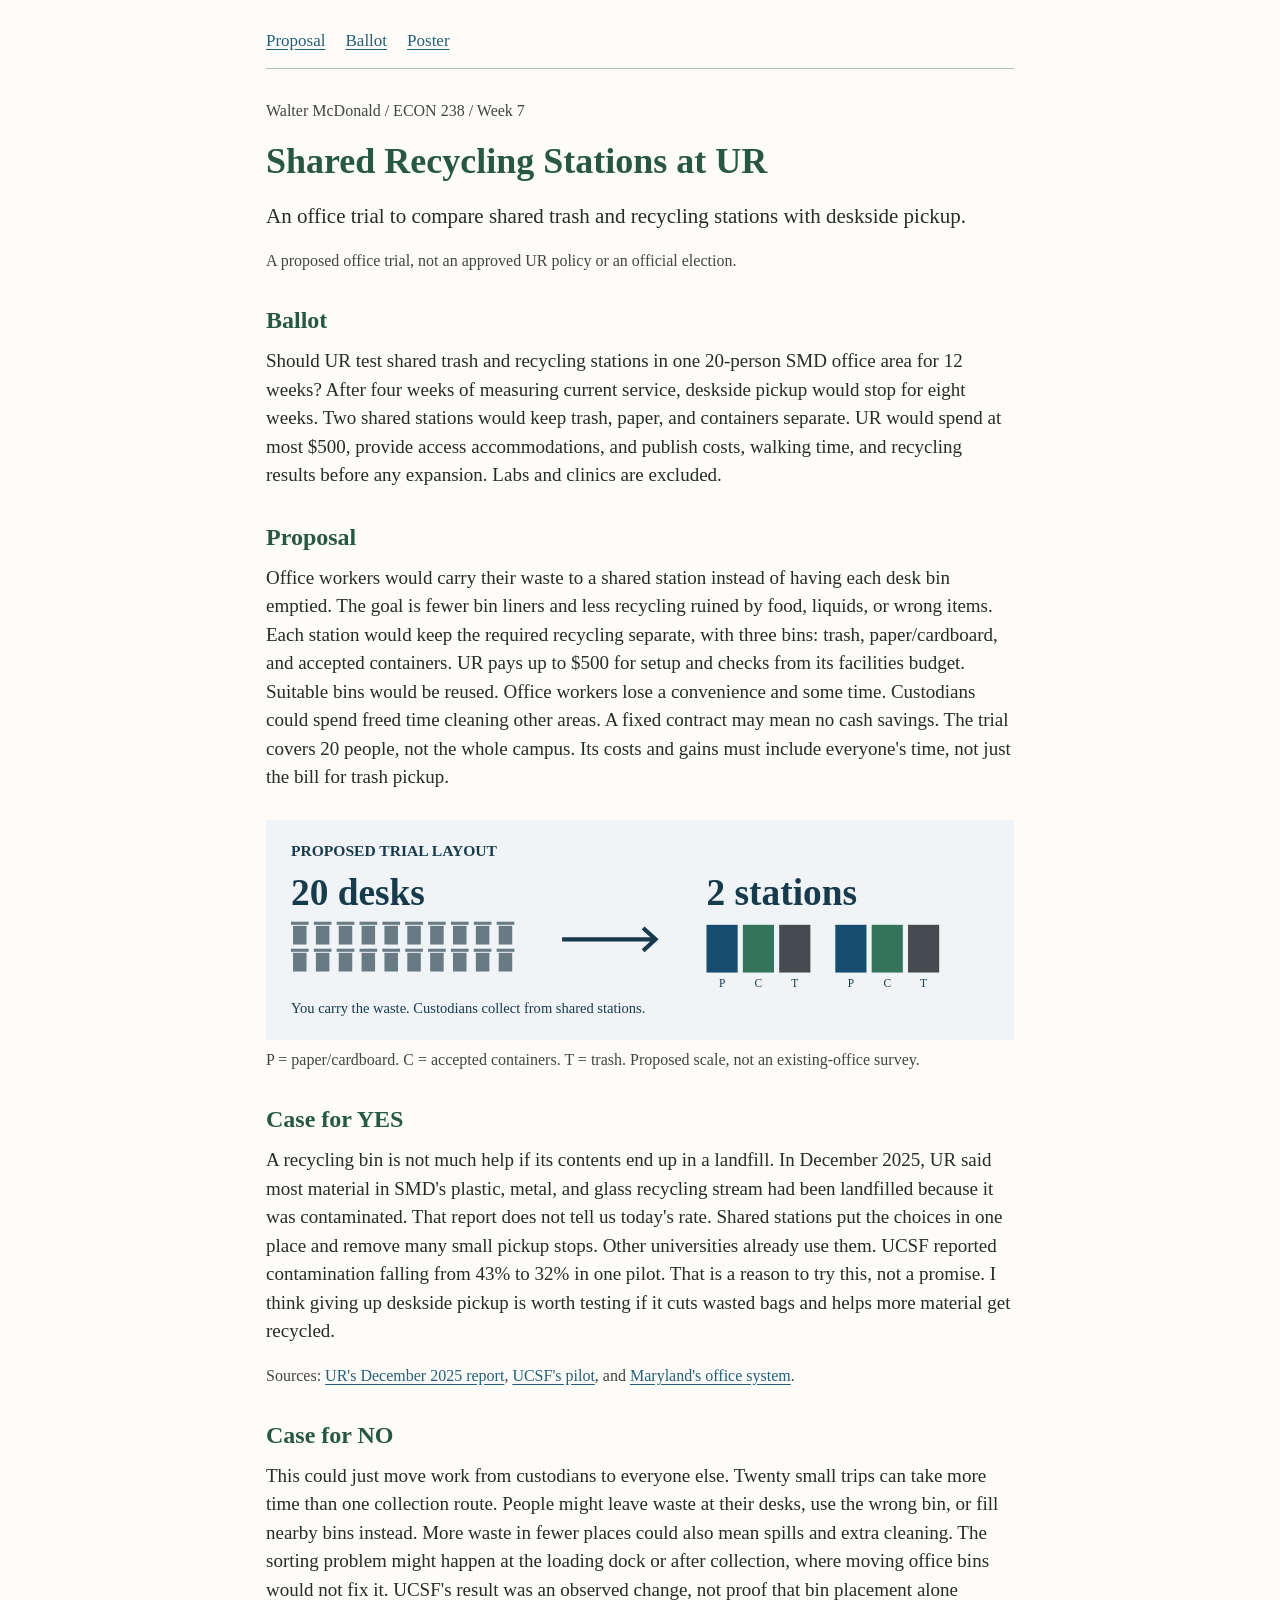
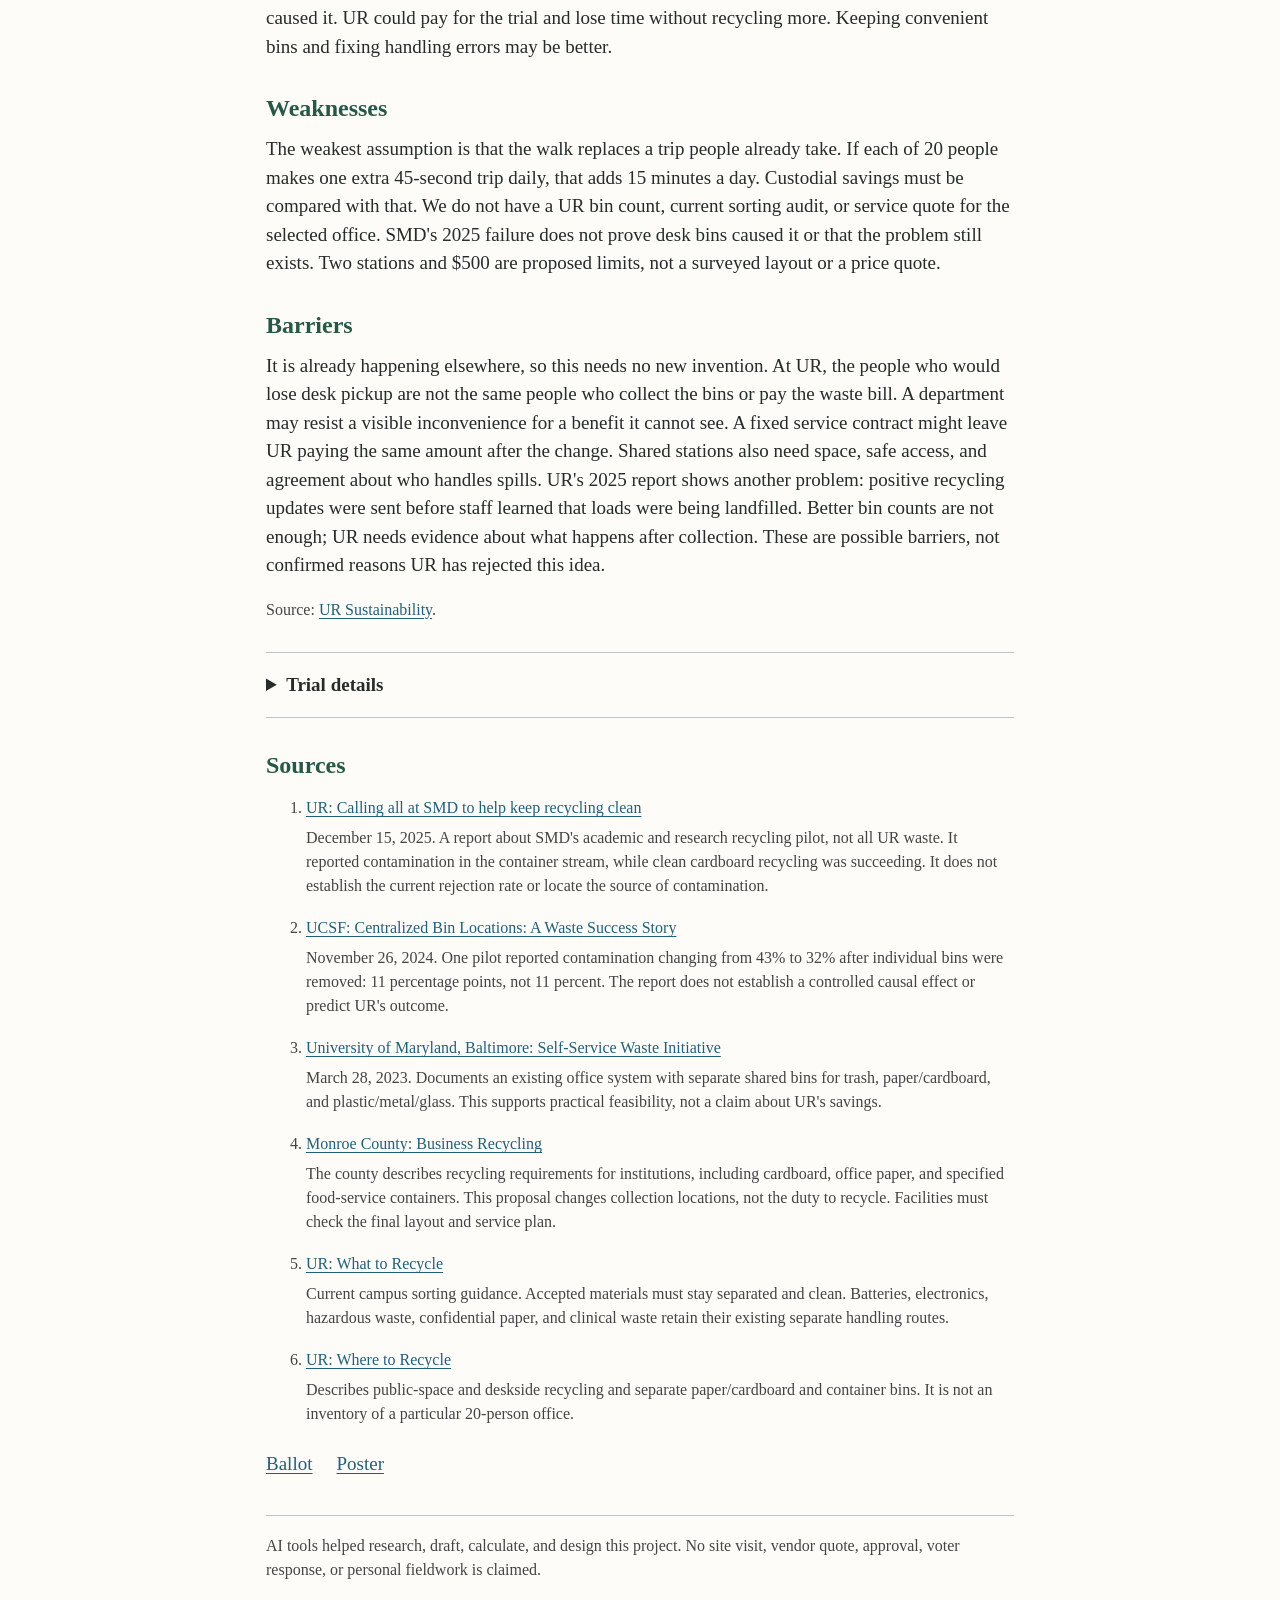
<file: week-07/recycling/index.html>
<!doctype html><html lang="en"><head><meta charset="utf-8"><meta name="viewport" content="width=device-width,initial-scale=1"><meta name="robots" content="noindex,nofollow"><title>Shared Recycling Stations at UR | ECON 238</title><link rel="stylesheet" href="style.css"></head><body><a class="skip" href="#main">Skip to content</a><main id="main"><nav aria-label="Main"><a href="index.html">Proposal</a><a href="vote.html">Ballot</a><a href="poster.pdf">Poster</a></nav><header><p class="meta">Walter McDonald / ECON 238 / Week 7</p><h1>Shared Recycling Stations at UR</h1><p class="lead">An office trial to compare shared trash and recycling stations with deskside pickup.</p><p class="note">A proposed office trial, not an approved UR policy or an official election.</p></header><section><h2>Ballot</h2><div class="question"><p>Should UR test shared trash and recycling stations in one 20-person SMD office area for 12 weeks? After four weeks of measuring current service, deskside pickup would stop for eight weeks. Two shared stations would keep trash, paper, and containers separate. UR would spend at most $500, provide access accommodations, and publish costs, walking time, and recycling results before any expansion. Labs and clinics are excluded.</p></div></section><section><h2>Proposal</h2><p>Office workers would carry their waste to a shared station instead of having each desk bin emptied. The goal is fewer bin liners and less recycling ruined by food, liquids, or wrong items. Each station would keep the required recycling separate, with three bins: trash, paper/cardboard, and accepted containers. UR pays up to $500 for setup and checks from its facilities budget. Suitable bins would be reused. Office workers lose a convenience and some time. Custodians could spend freed time cleaning other areas. A fixed contract may mean no cash savings. The trial covers 20 people, not the whole campus. Its costs and gains must include everyone's time, not just the bill for trash pickup.</p></section><figure><img src="stations.svg" alt="Proposed trial: 20 desks to two shared stations, each with separate paper, container, and trash bins."><figcaption>P = paper/cardboard. C = accepted containers. T = trash. Proposed scale, not an existing-office survey.</figcaption></figure><section><h2>Case for YES</h2><p>A recycling bin is not much help if its contents end up in a landfill. In December 2025, UR said most material in SMD's plastic, metal, and glass recycling stream had been landfilled because it was contaminated. That report does not tell us today's rate. Shared stations put the choices in one place and remove many small pickup stops. Other universities already use them. UCSF reported contamination falling from 43% to 32% in one pilot. That is a reason to try this, not a promise. I think giving up deskside pickup is worth testing if it cuts wasted bags and helps more material get recycled.</p><p class="note">Sources: <a href="#source-ur-failure">UR's December 2025 report</a>, <a href="#source-ucsf">UCSF's pilot</a>, and <a href="#source-umb">Maryland's office system</a>.</p></section><section><h2>Case for NO</h2><p>This could just move work from custodians to everyone else. Twenty small trips can take more time than one collection route. People might leave waste at their desks, use the wrong bin, or fill nearby bins instead. More waste in fewer places could also mean spills and extra cleaning. The sorting problem might happen at the loading dock or after collection, where moving office bins would not fix it. UCSF's result was an observed change, not proof that bin placement alone caused it. UR could pay for the trial and lose time without recycling more. Keeping convenient bins and fixing handling errors may be better.</p></section><section><h2>Weaknesses</h2><p>The weakest assumption is that the walk replaces a trip people already take. If each of 20 people makes one extra 45-second trip daily, that adds 15 minutes a day. Custodial savings must be compared with that. We do not have a UR bin count, current sorting audit, or service quote for the selected office. SMD's 2025 failure does not prove desk bins caused it or that the problem still exists. Two stations and $500 are proposed limits, not a surveyed layout or a price quote.</p></section><section><h2>Barriers</h2><p>It is already happening elsewhere, so this needs no new invention. At UR, the people who would lose desk pickup are not the same people who collect the bins or pay the waste bill. A department may resist a visible inconvenience for a benefit it cannot see. A fixed service contract might leave UR paying the same amount after the change. Shared stations also need space, safe access, and agreement about who handles spills. UR's 2025 report shows another problem: positive recycling updates were sent before staff learned that loads were being landfilled. Better bin counts are not enough; UR needs evidence about what happens after collection. These are possible barriers, not confirmed reasons UR has rejected this idea.</p><p class="note">Source: <a href="#source-ur-failure">UR Sustainability</a>.</p></section><details><summary>Trial details</summary><h3>Trial setup</h3><p>Facilities and SMD Environmental Services would select one non-lab office area serving 20 people in the School of Medicine and Dentistry for a spring 2027 trial. They would first confirm that it has deskside pickup and space for two shared stations on an accessible route. No room number or existing bin count has been verified. If the layout cannot work safely, do not begin there.</p><p>The first four weeks measure existing service. The next eight weeks replace routine deskside trash and recycling pickup with two shared stations. This changes collection inside the office, not the truck route or the legal duty to recycle. Office users may keep a small container, but must empty it themselves, except where an accommodation is needed.</p><h3>Waste sorting</h3><p>Each station has trash, paper/cardboard, and accepted-container recycling. Follow UR's current sorting rules. Keep any existing food-scrap collection, confidential-paper service, and specialty-waste handling. Labs, clinics, patient areas, restrooms, and food-service operations are outside this trial. Never put medical waste, batteries, electronics, or hazardous materials into these stations.</p><h3>Operations</h3><p>Environmental Services checks the stations each workday and empties them as needed. Reuse suitable bins and keep walkways and exits clear. Keep deskside help for anyone needing an access accommodation; do not require people to disclose a disability to the class. Store removed university bins for reuse or return.</p><p>The proposed $500 ceiling covers extra setup and checking costs, including any extra paid staff time. It is a spending limit, not a supplier quote. Routine paid time is still recorded as an economic cost. If a safe trial needs more than $500, obtain a revised approved budget before starting. Freed custodial time goes to other cleaning; it is not automatically a payroll saving.</p><h3>Evaluation</h3><p>Compare baseline and trial per occupied office day, not just raw totals. Record liner count and weight, all custodial collection/cleaning/checking time, actual spending, workers' extra walking time, spills, missed collections, and access complaints. Ask trained staff to sample contamination by weight in both recycling and trash; do not ask office workers or students to handle unsafe waste.</p><p>Request the hauler's acceptance/rejection records and downstream destination information. Material put in a blue bin is not automatically recycled. If office-level recovery cannot be tracked after loads are mixed, say so; report cleaner sorting separately from actual downstream recovery. Include recyclable material mistakenly thrown away.</p><p>Stop or repair unsafe access, pests, or repeated overflow promptly. At week 12, report what changed and the uncertainty. Do not expand solely because fewer bins were collected. Expansion needs a credible environmental gain and a case that it is worth the full cost, including office workers' time. If the evidence does not support it, restore the old service.</p><h3>Time costs</h3><p>Illustrative assumptions only: 20 desks take 30 seconds each to service, while each of two shared stations takes 90 seconds. That is 10 minutes minus 3 minutes, or 7 custodial minutes saved per workday. Actual service frequency, spills, accommodations, and audits could change this completely.</p><div class="table-wrap"><table><thead><tr><th>Added walking per person daily</th><th>Added time for 20 people</th><th>Net daily time saved</th></tr></thead><tbody><tr><td>No extra trip</td><td>0 minutes</td><td>7 minutes</td></tr><tr><td>15 seconds</td><td>5 minutes</td><td>2 minutes</td></tr><tr><td>45 seconds</td><td>15 minutes</td><td>-8 minutes (a loss)</td></tr></tbody></table></div><p>If every person's time is valued at an assumed $30 per hour, those cases equal $3.50, $1.00, and -$4.00 per workday. Over 40 fully occupied workdays, that is $140, $40, or -$160 before setup costs. These are not measured savings, wages, or a forecast. Different values of time change the result. Bag and disposal costs and environmental effects must be added separately without double counting.</p><p>The 45-second case is the awkward part of the deal: central collection can save custodial time while wasting more time overall. The trial may cost more than it saves, especially at this small scale. Fewer bags and more recovered material would have to justify the remaining cost; no carbon or cash benefit is promised.</p></details><section><h2>Sources</h2><ol class="source-note"><li id="source-ur-failure"><a href="https://www.rochester.edu/sustainability/smd-update/">UR: Calling all at SMD to help keep recycling clean</a><p>December 15, 2025. A report about SMD's academic and research recycling pilot, not all UR waste. It reported contamination in the container stream, while clean cardboard recycling was succeeding. It does not establish the current rejection rate or locate the source of contamination.</p></li><li id="source-ucsf"><a href="https://campuslifeserviceshome.ucsf.edu/sustainability/news/centralized-bin-locations-waste-success-story">UCSF: Centralized Bin Locations: A Waste Success Story</a><p>November 26, 2024. One pilot reported contamination changing from 43% to 32% after individual bins were removed: 11 percentage points, not 11 percent. The report does not establish a controlled causal effect or predict UR's outcome.</p></li><li id="source-umb"><a href="https://elm.umaryland.edu/elm-stories/2023/Self-Service-Waste-Initiative-Rollout--Spring-2023-Update.php">University of Maryland, Baltimore: Self-Service Waste Initiative</a><p>March 28, 2023. Documents an existing office system with separate shared bins for trash, paper/cardboard, and plastic/metal/glass. This supports practical feasibility, not a claim about UR's savings.</p></li><li id="source-county"><a href="https://www.monroecounty.gov/des-businessrecycling">Monroe County: Business Recycling</a><p>The county describes recycling requirements for institutions, including cardboard, office paper, and specified food-service containers. This proposal changes collection locations, not the duty to recycle. Facilities must check the final layout and service plan.</p></li><li id="source-ur-rules"><a href="https://www.rochester.edu/sustainability/take-action/recycling/what/">UR: What to Recycle</a><p>Current campus sorting guidance. Accepted materials must stay separated and clean. Batteries, electronics, hazardous waste, confidential paper, and clinical waste retain their existing separate handling routes.</p></li><li id="source-ur-bins"><a href="https://www.rochester.edu/sustainability/take-action/recycling/where/">UR: Where to Recycle</a><p>Describes public-space and deskside recycling and separate paper/cardboard and container bins. It is not an inventory of a particular 20-person office.</p></li></ol></section><div class="actions"><a class="button" href="vote.html">Ballot</a><a class="button secondary" href="poster.pdf">Poster</a></div><footer>AI tools helped research, draft, calculate, and design this project. No site visit, vendor quote, approval, voter response, or personal fieldwork is claimed.</footer></main></body></html>
</file>
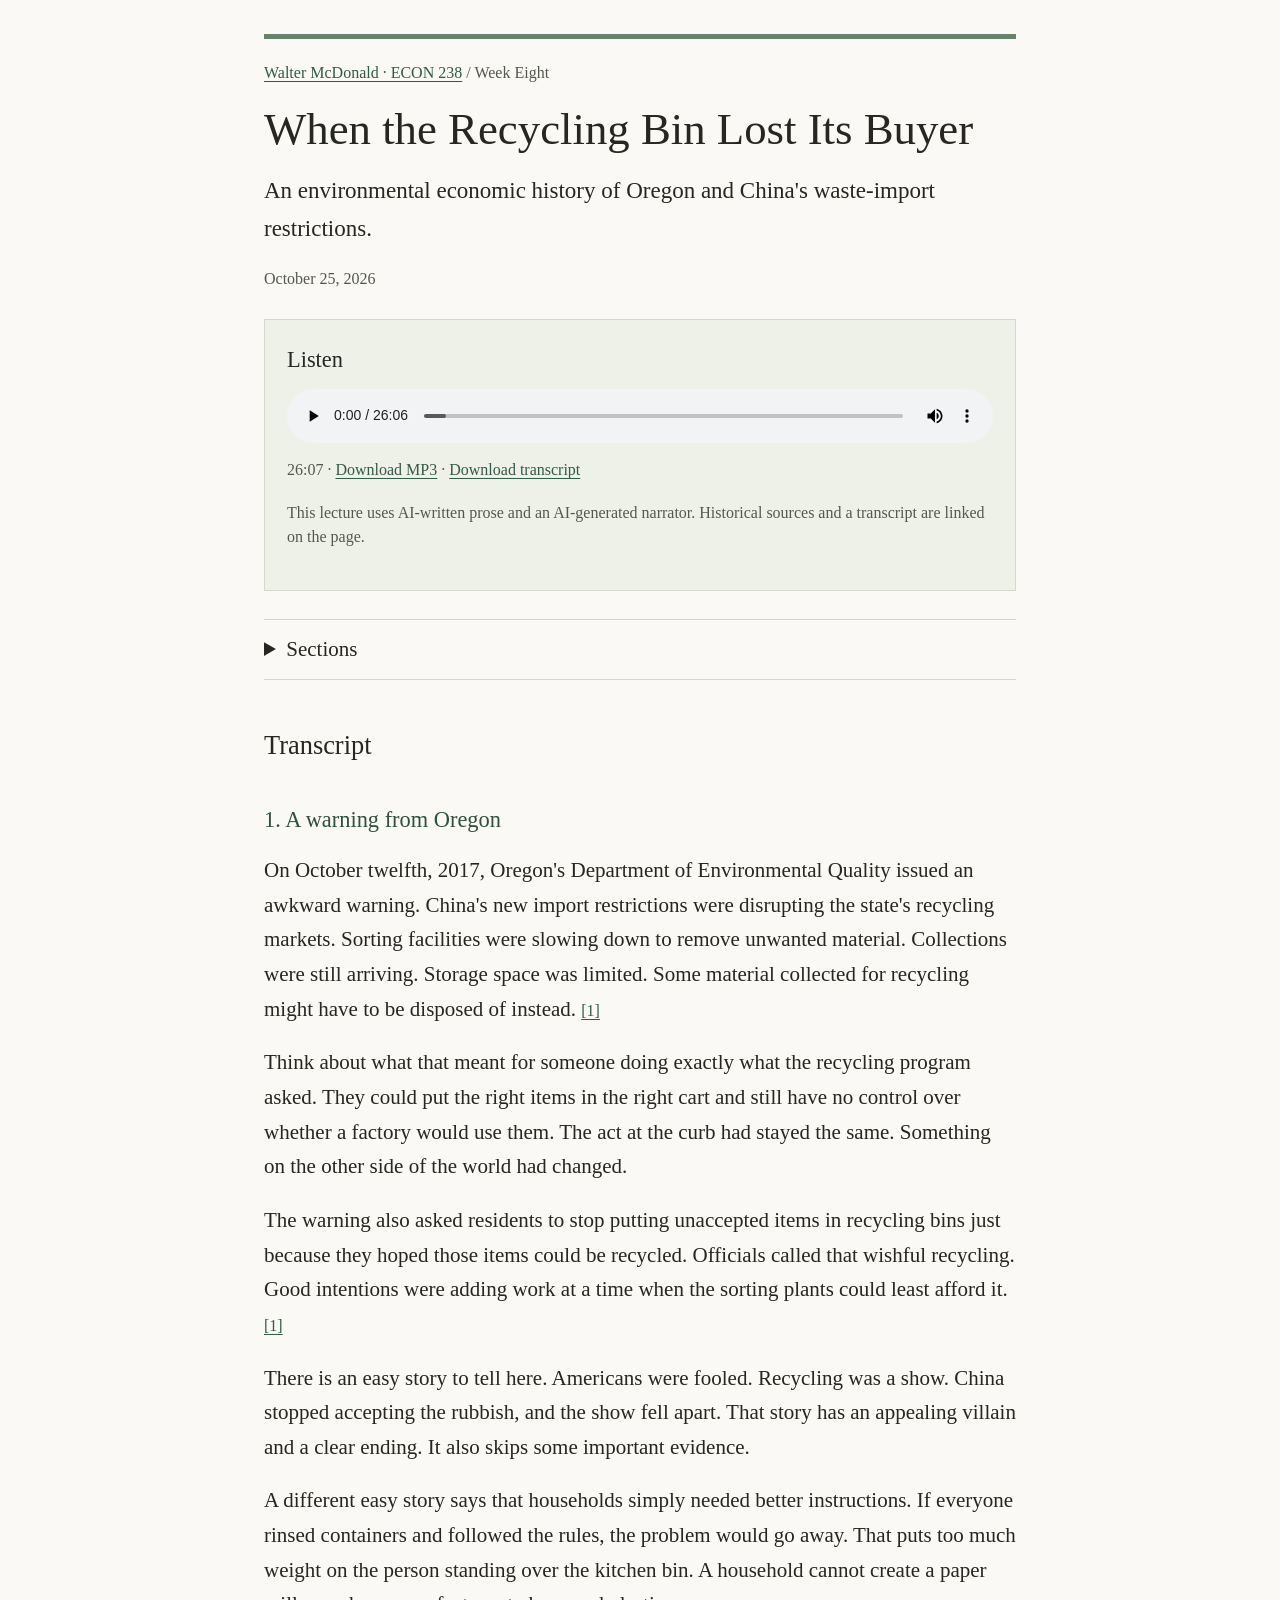
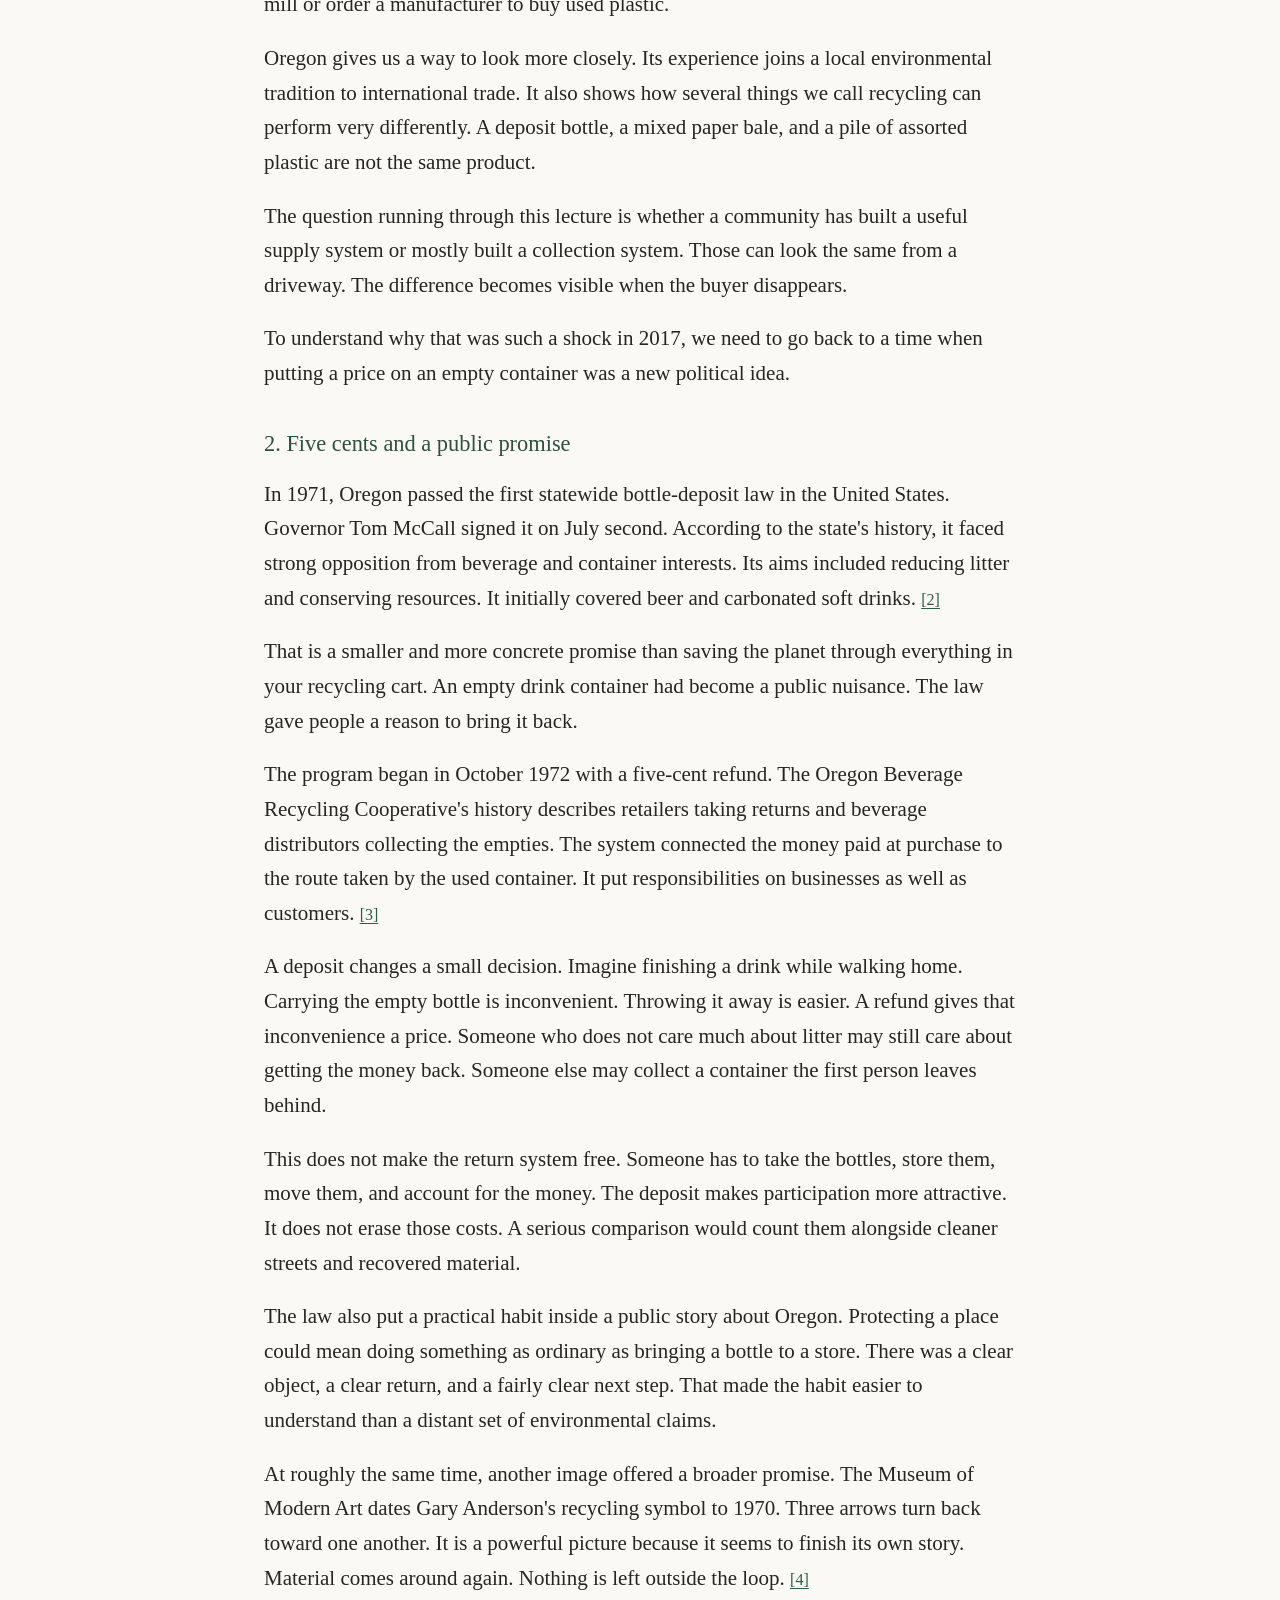
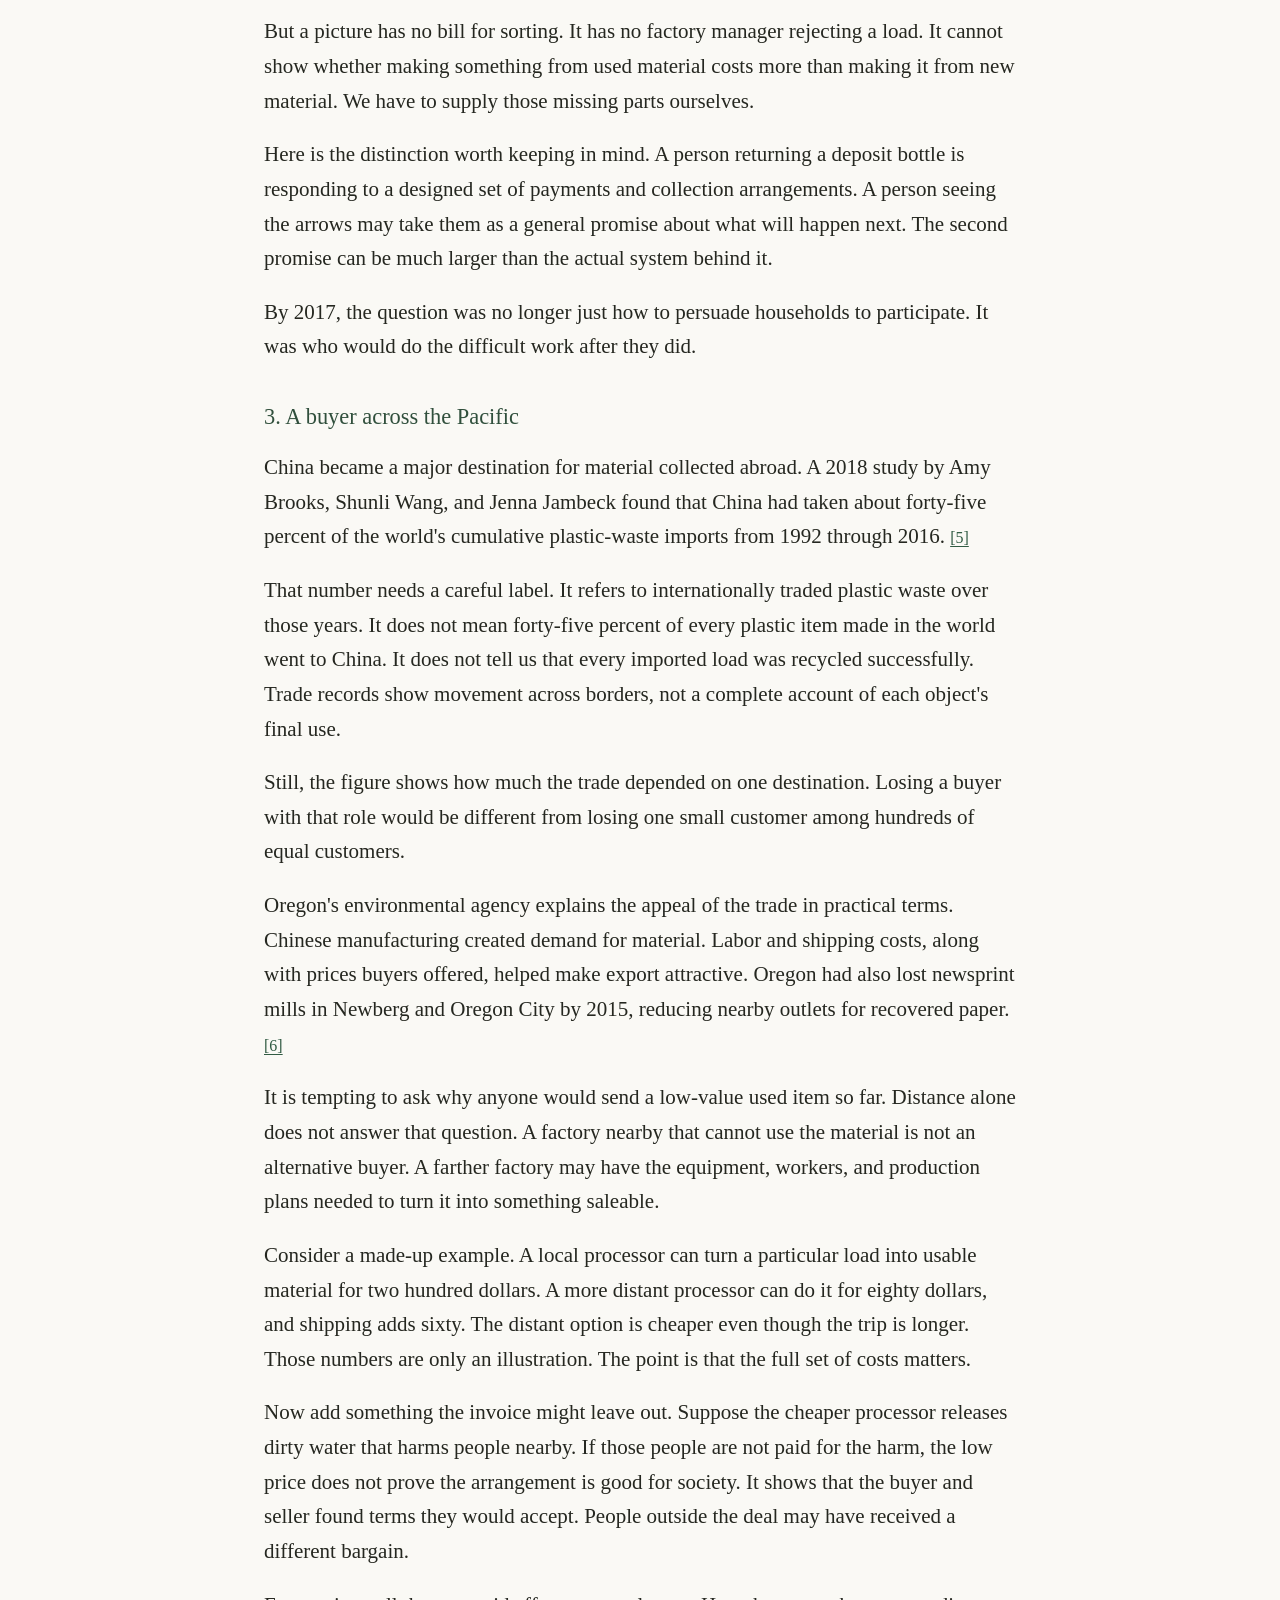
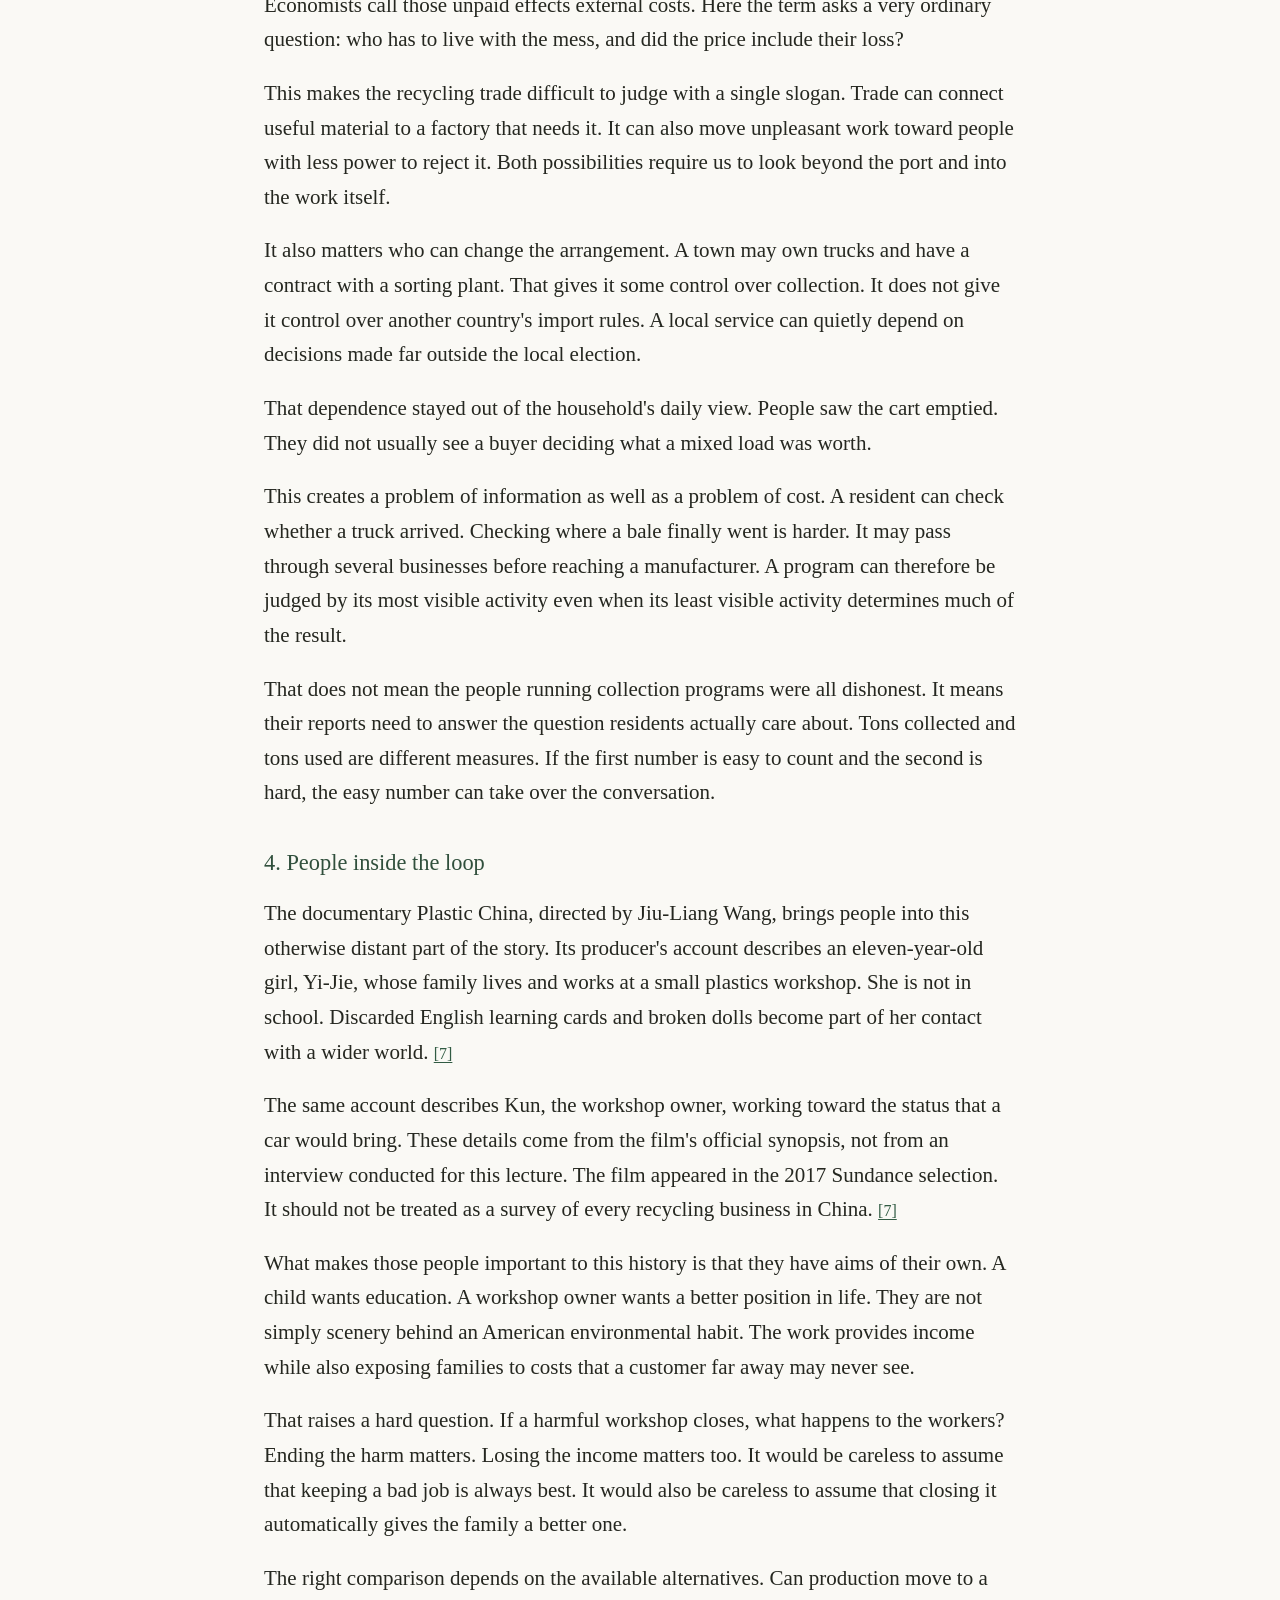
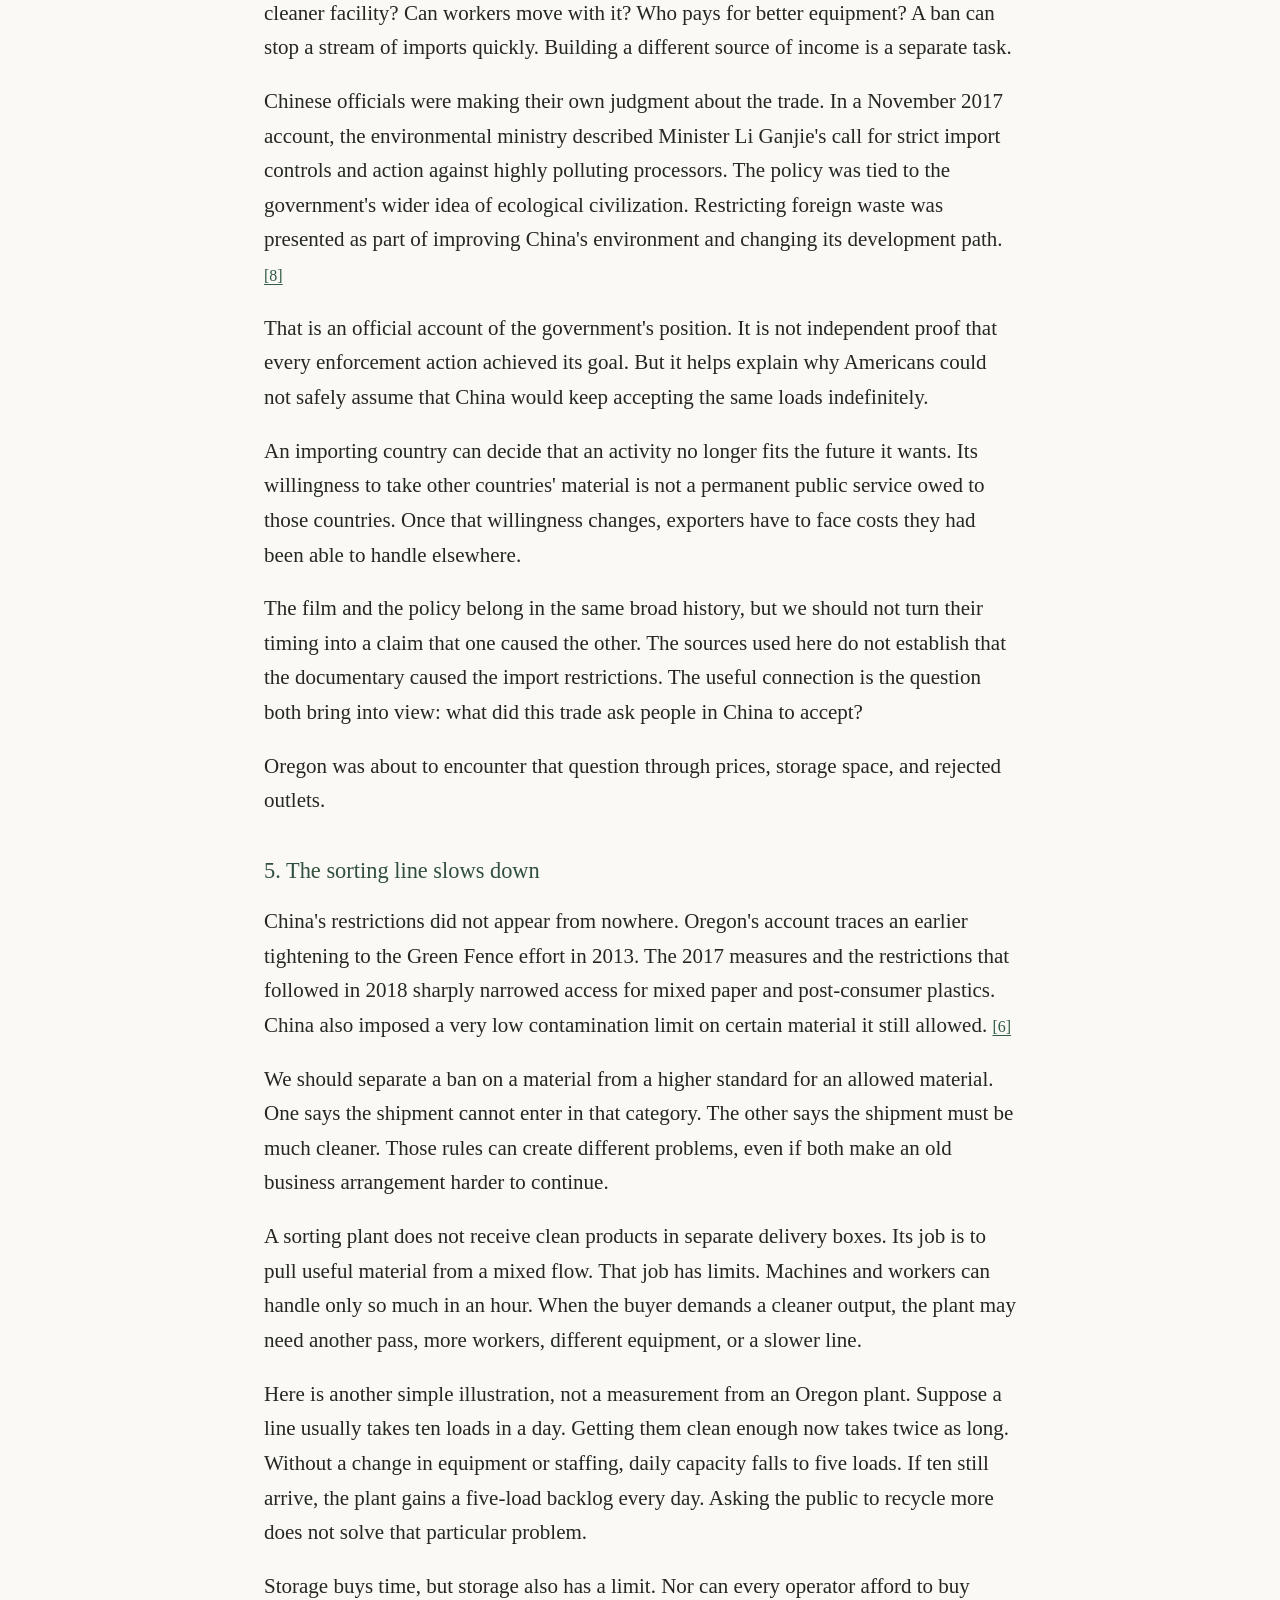
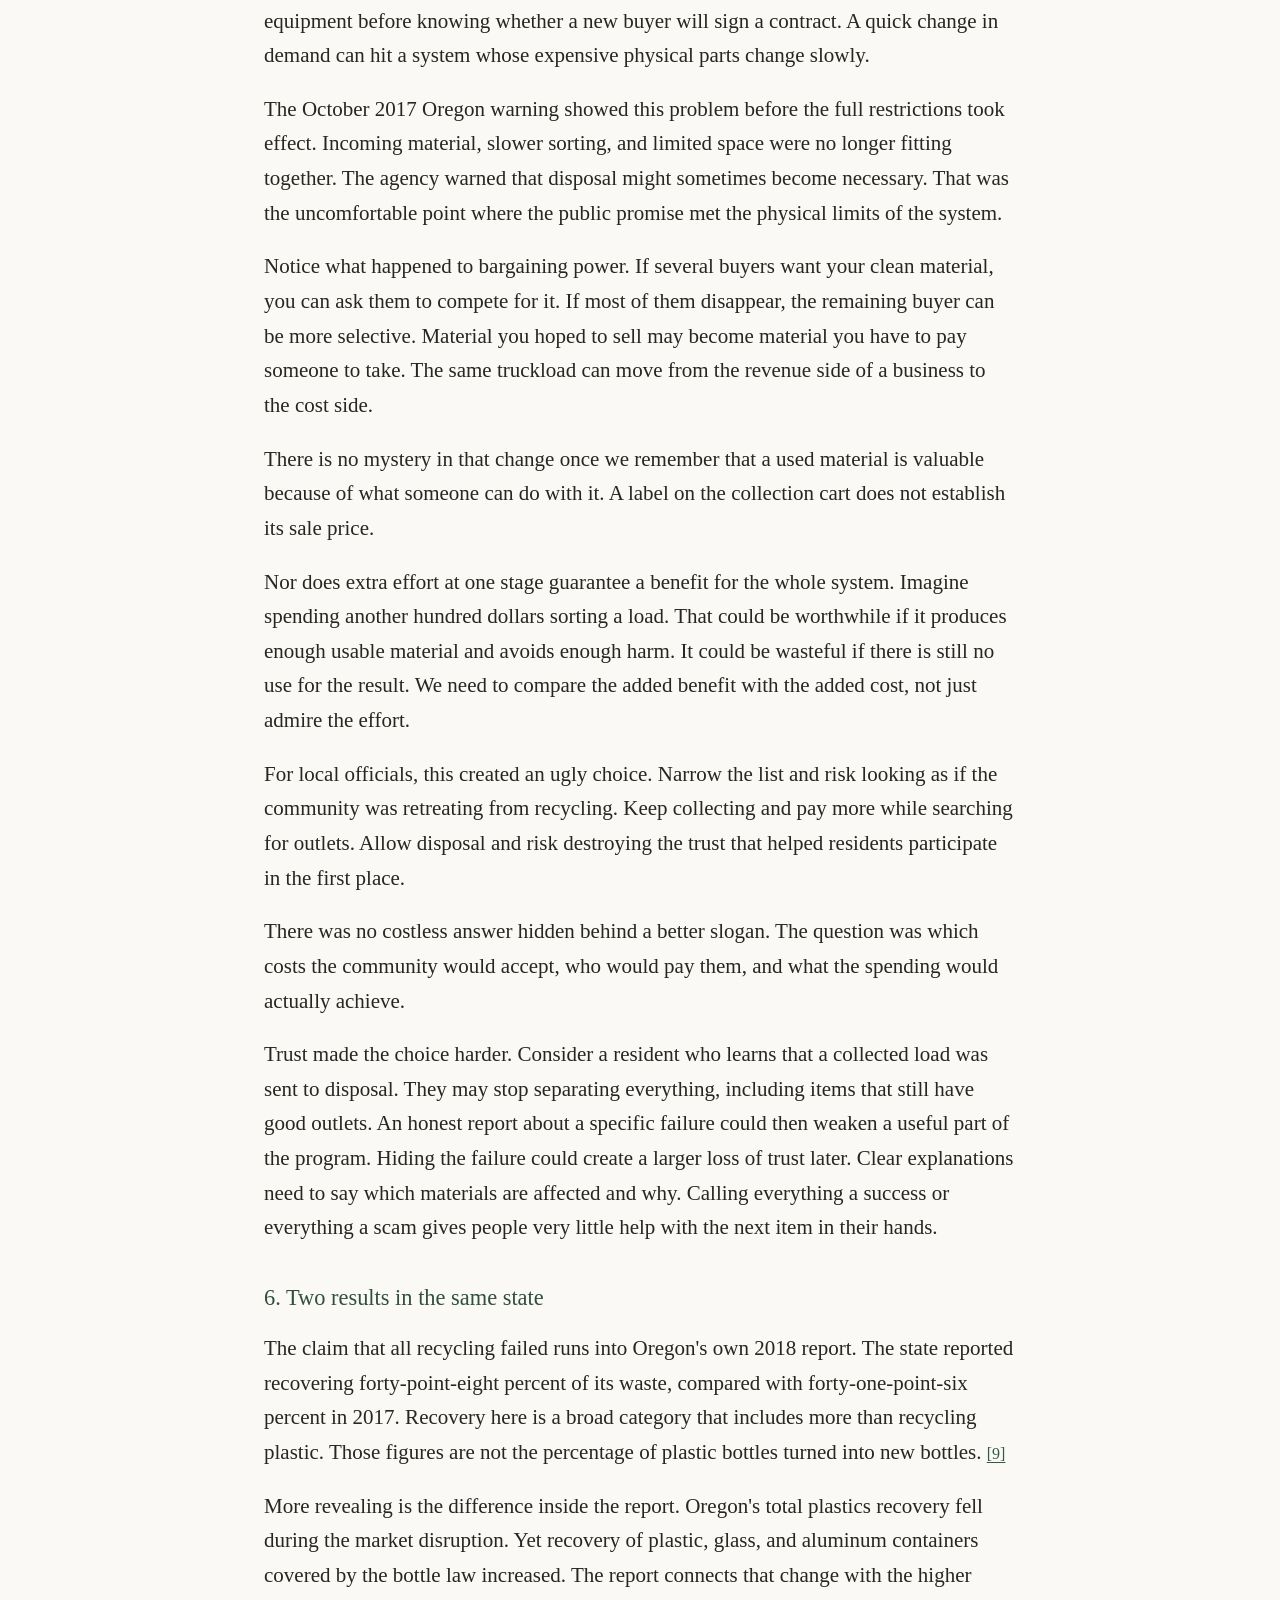
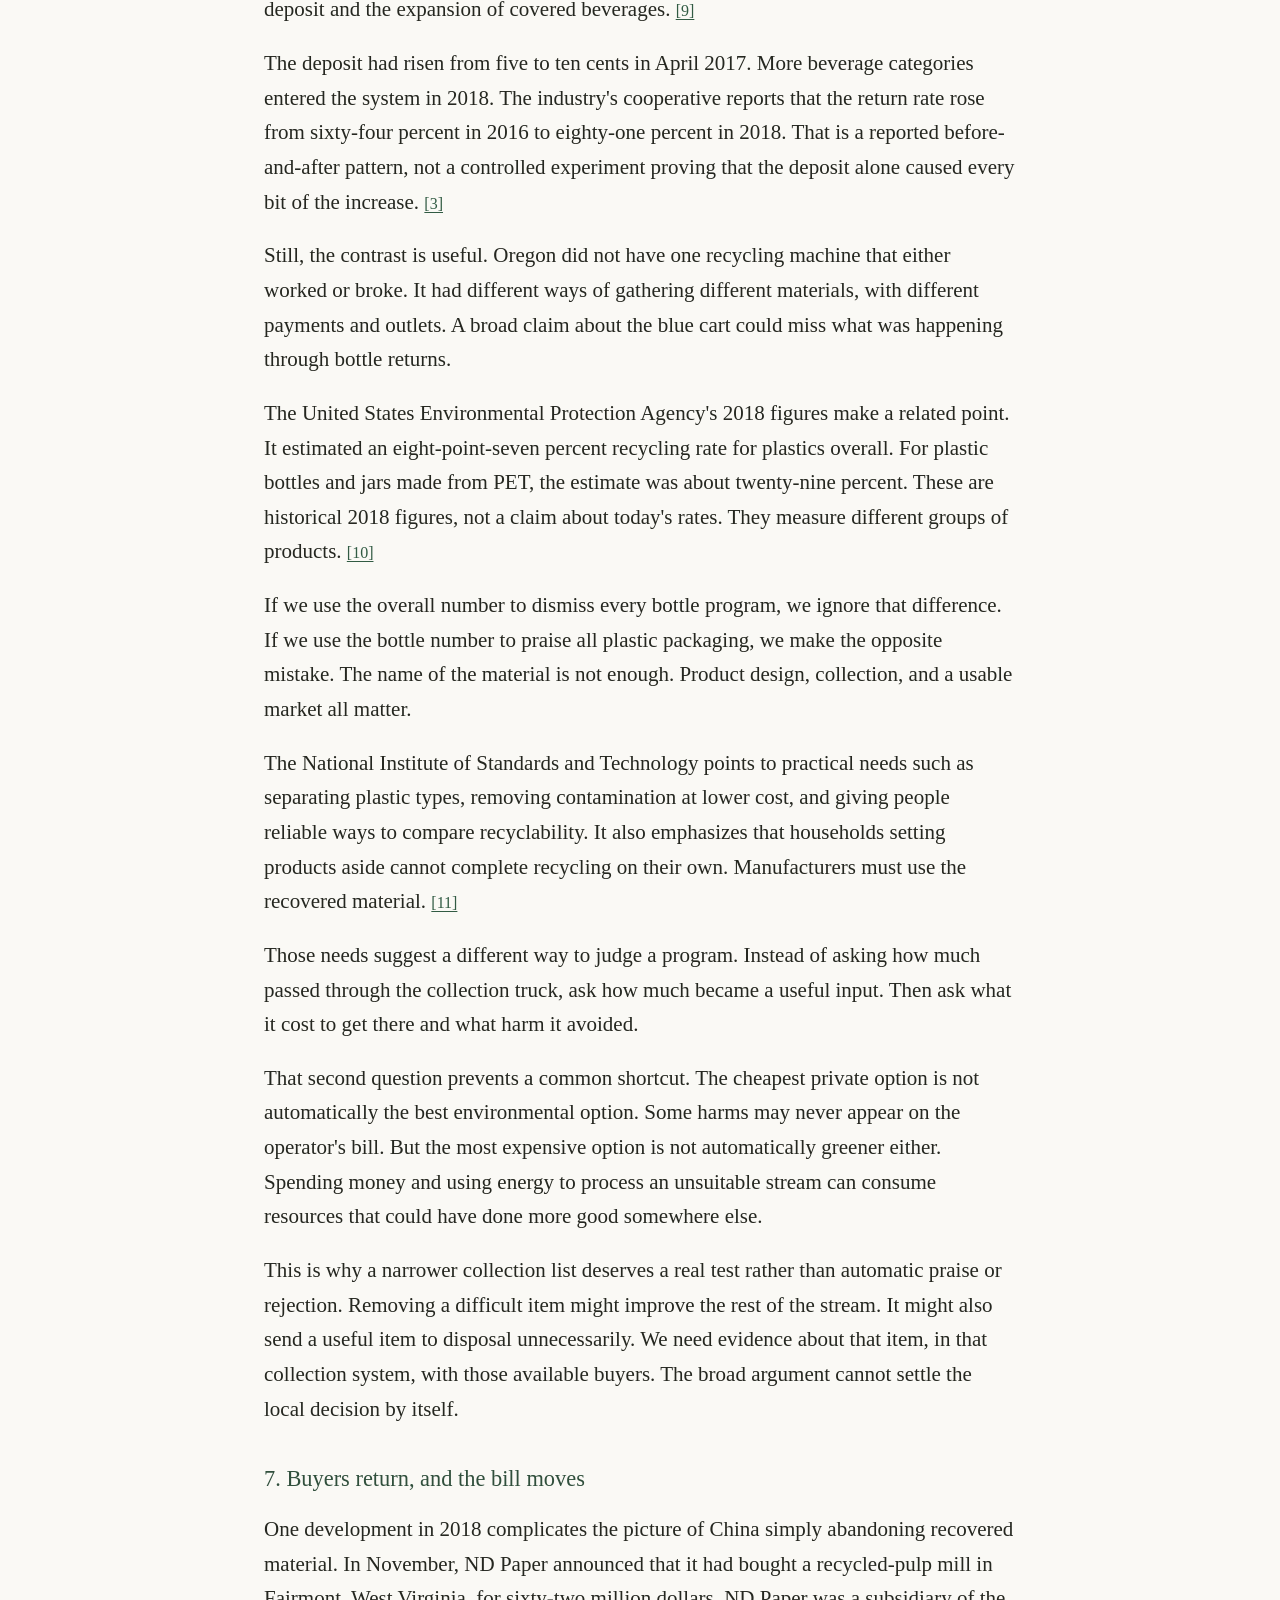
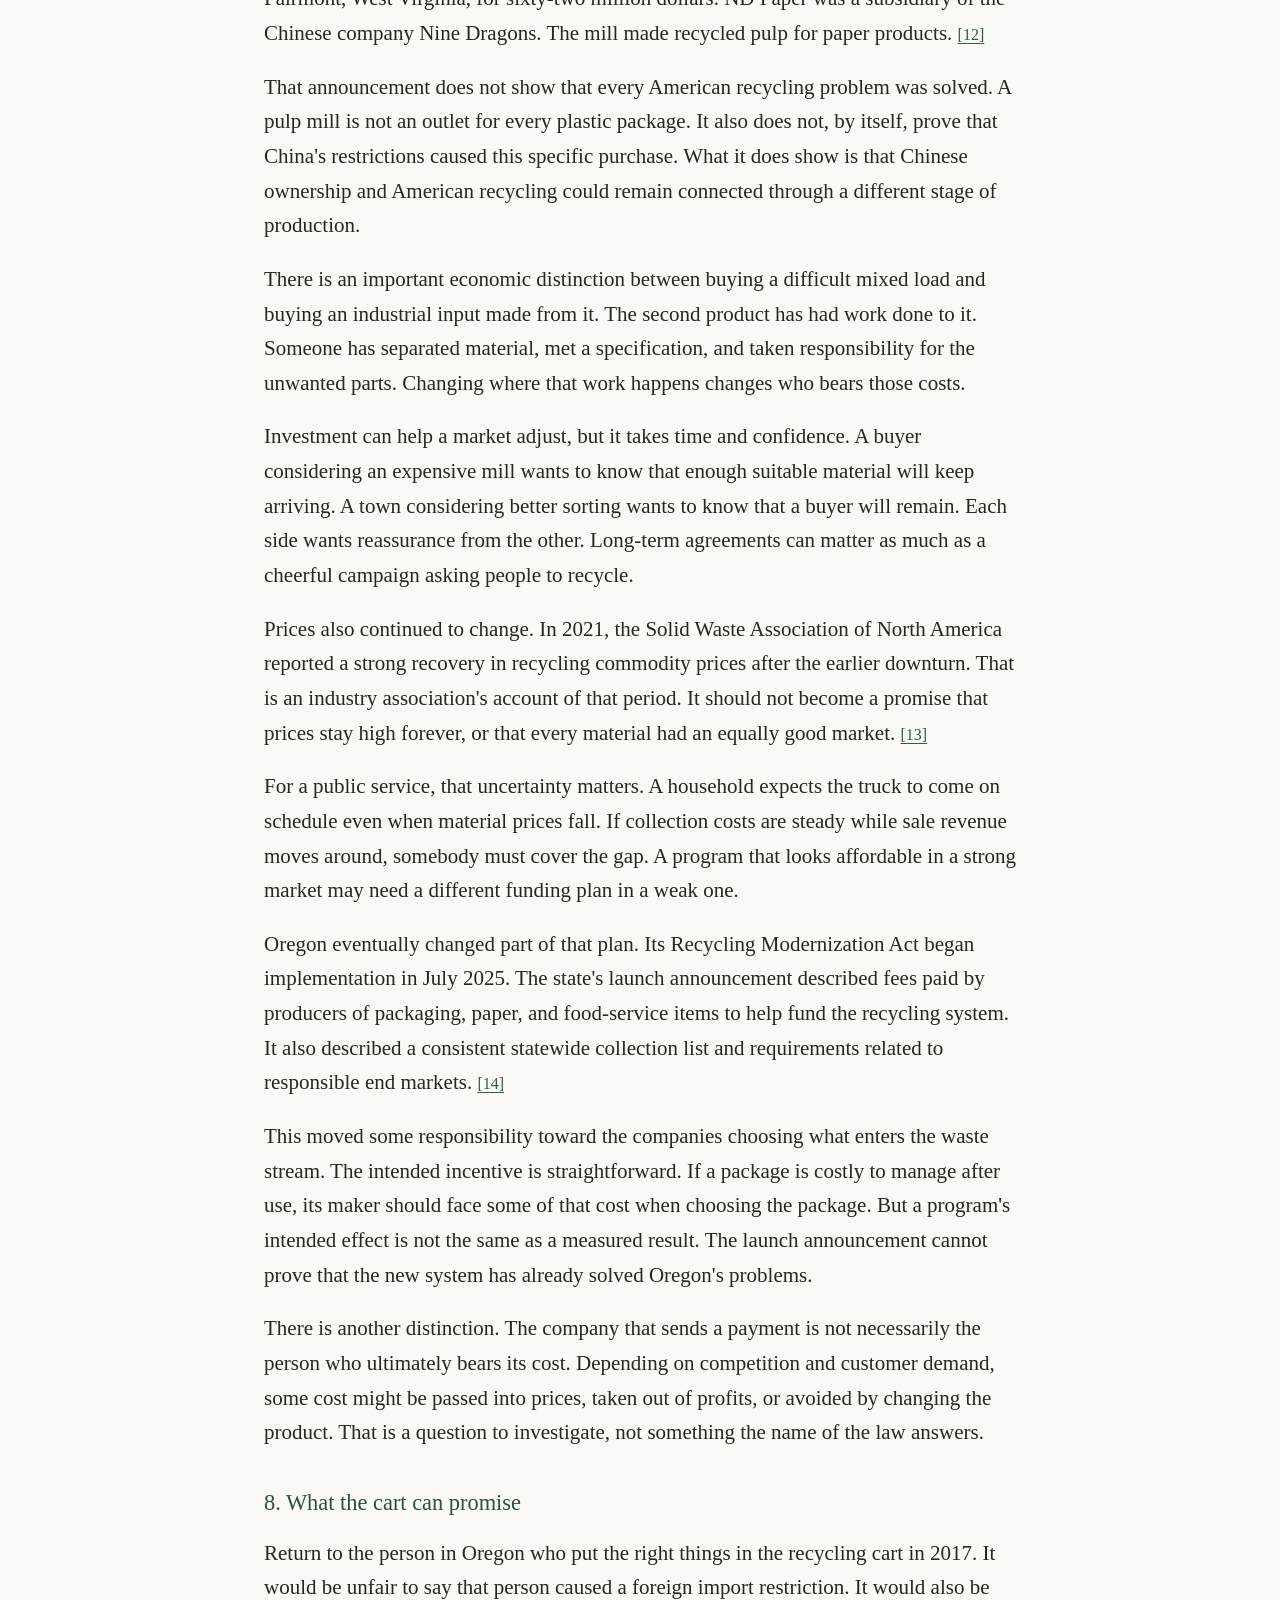
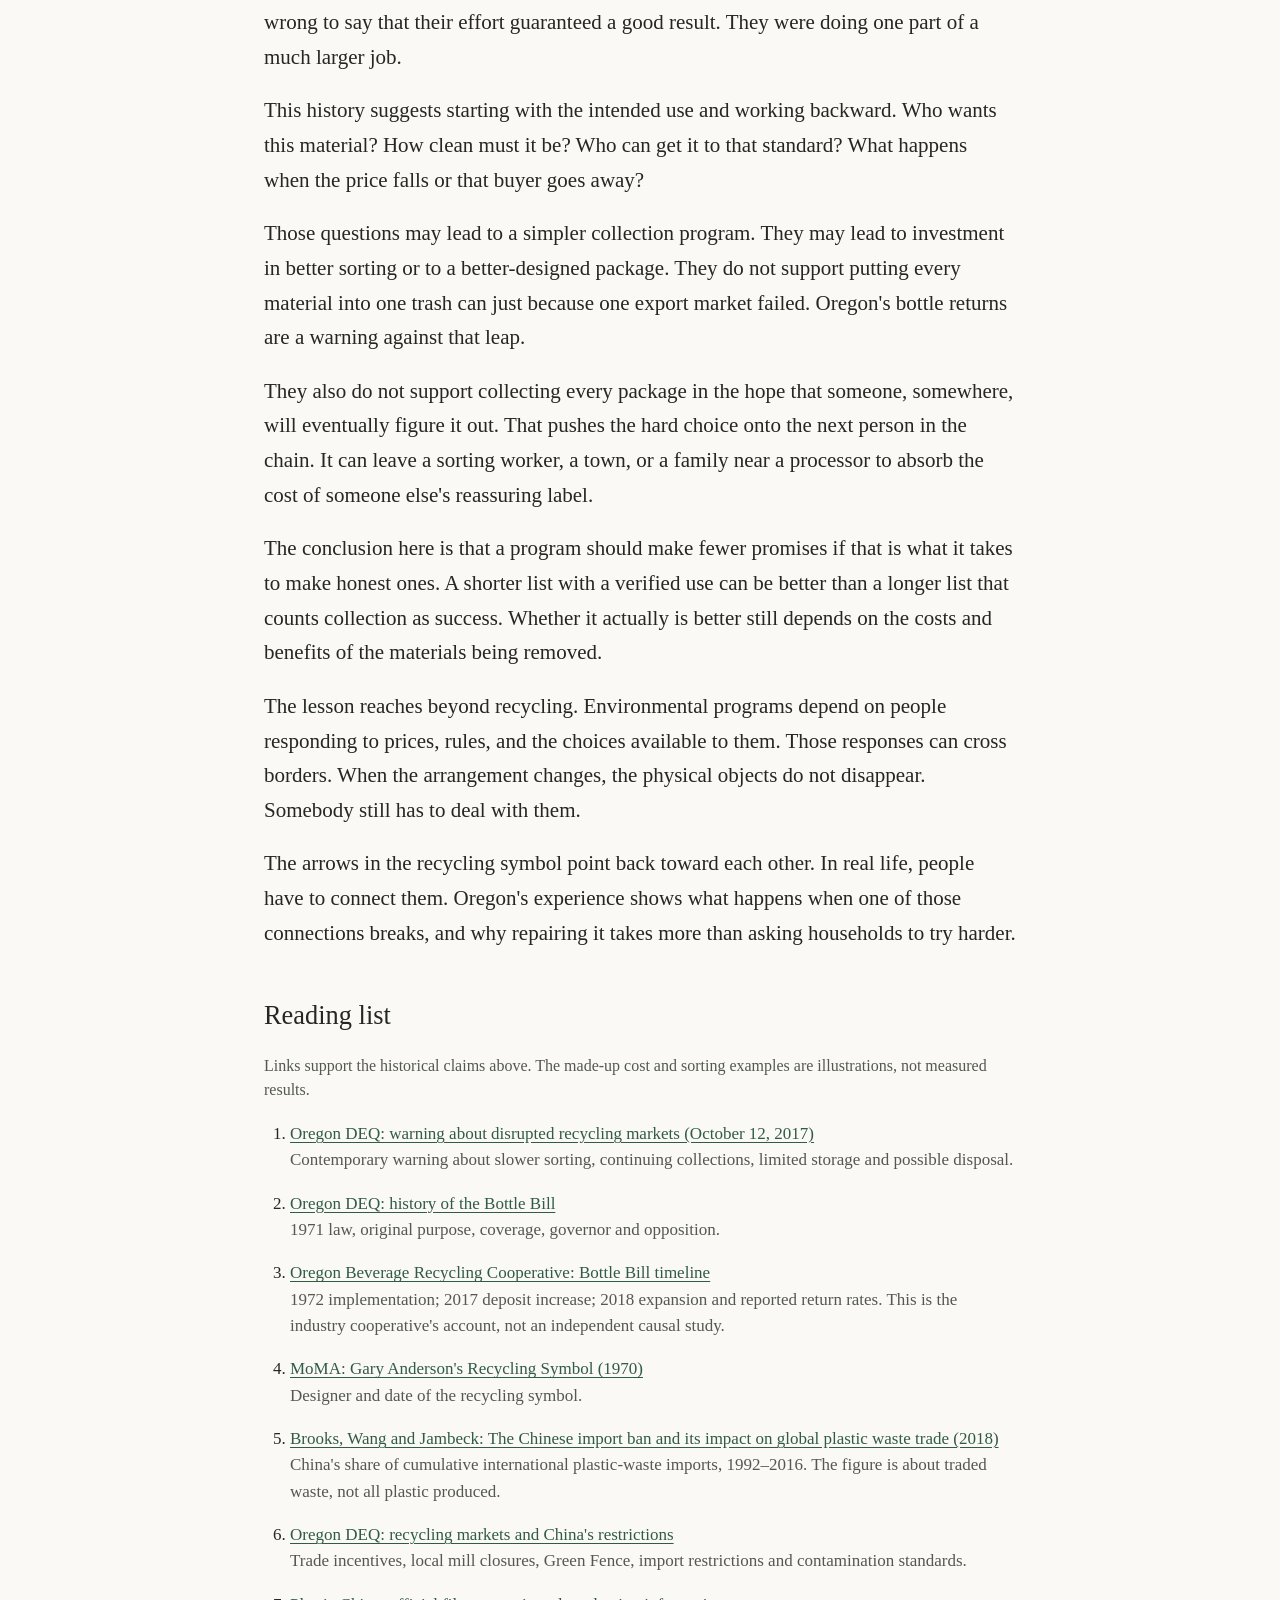
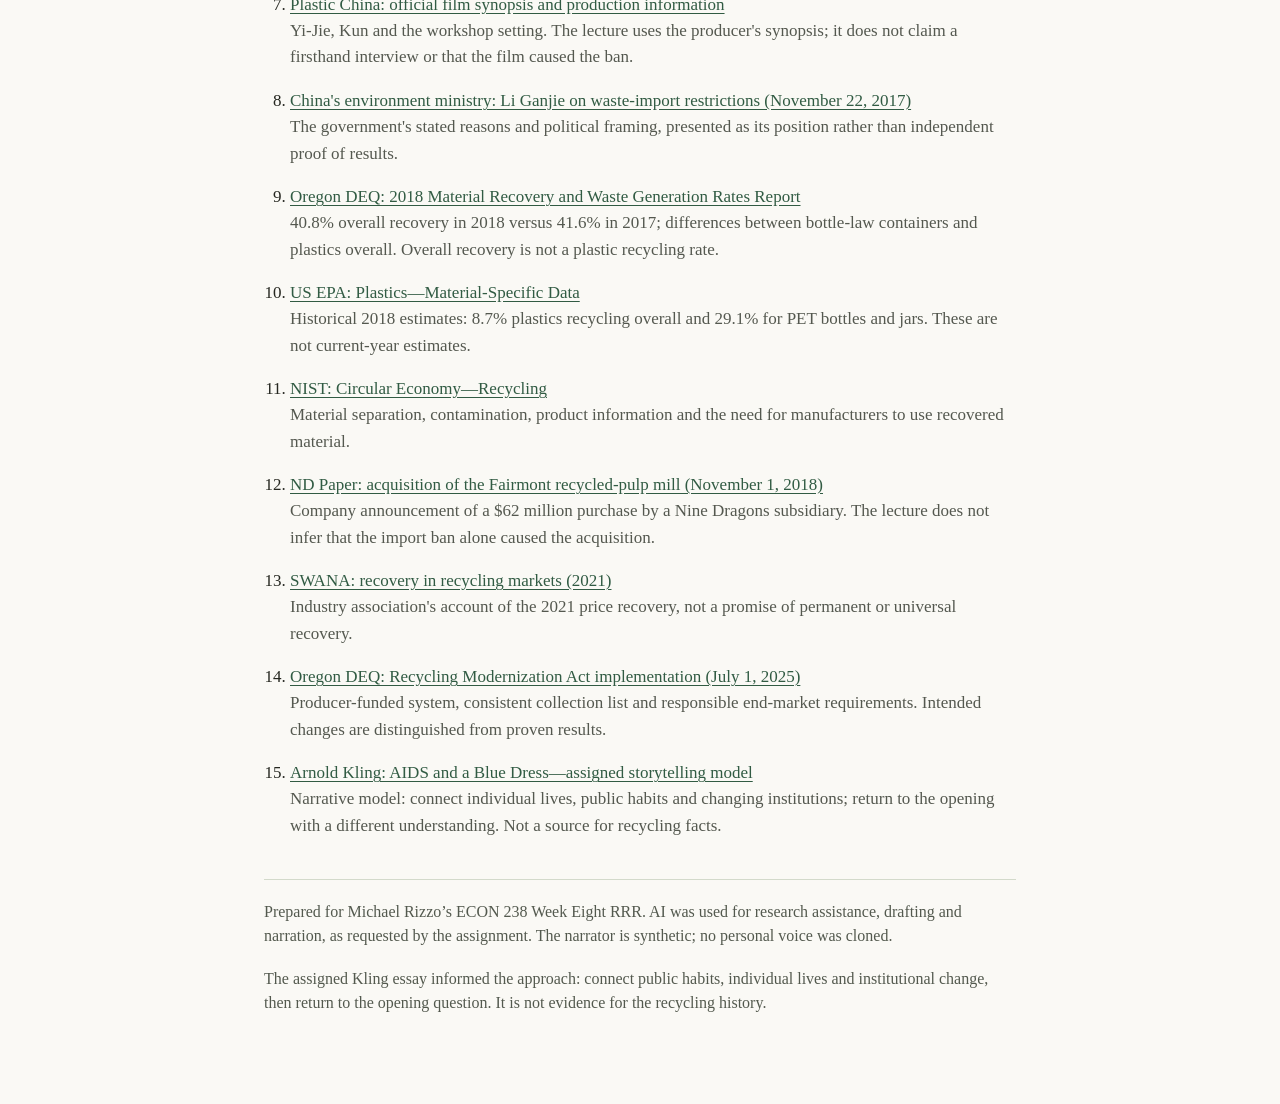
<file: week-08/recycling-history/index.html>
<!doctype html>
<html lang="en"><head><meta charset="utf-8"><meta name="viewport" content="width=device-width, initial-scale=1"><meta name="description" content="An audio lecture about Oregon, China’s waste-import restrictions and the buyers that make recycling work."><title>When the Recycling Bin Lost Its Buyer | ECON 238</title>
<style>
:root{color-scheme:light}*{box-sizing:border-box}body{margin:0;background:#faf9f5;color:#252720;font-family:"Times New Roman",Times,serif;font-size:21px;line-height:1.65}main{max-width:800px;margin:auto;padding:34px 24px 70px}a{color:#315b43;text-underline-offset:3px}a:focus-visible,summary:focus-visible,audio:focus-visible{outline:3px solid #a77421;outline-offset:4px}header{border-top:5px solid #68836b;padding-top:22px}h1{font-size:clamp(2rem,5vw,2.8rem);line-height:1.12;font-weight:normal;margin:18px 0}h2{font-size:1.65rem;font-weight:normal;margin:44px 0 16px}h3{font-size:1.4rem;font-weight:normal;margin:35px 0 14px;color:#304f3c}p{margin:0 0 19px}.small,.references,footer{font-size:16px;line-height:1.5;color:#53594e}.subtitle{font-size:23px}.player{background:#eef1e8;border:1px solid #d3dacb;padding:22px;margin:28px 0}audio{display:block;width:100%;margin:10px 0 15px}.player h2{margin:0 0 8px;font-size:1.4rem}.draft{font-size:17px;color:#73481f}nav{margin:25px 0}nav ol{padding-left:27px}li{margin-bottom:9px}.references{white-space:nowrap}.sources{font-size:17px;line-height:1.55;padding-left:26px}.sources li{margin-bottom:17px}.sources span{display:block;color:#54584f}details{margin:24px 0;border-top:1px solid #d3dacb;border-bottom:1px solid #d3dacb;padding:12px 0}summary{cursor:pointer}footer{border-top:1px solid #d3dacb;padding-top:20px;margin-top:40px}@media(max-width:520px){body{font-size:19px}main{padding:24px 18px 50px}.player{padding:17px}.subtitle{font-size:21px}}@media print{body{background:white;font-size:12pt}.player,nav{display:none}main{max-width:none;padding:0}h3{break-after:avoid}a{color:inherit}}
</style></head><body><main>
<header><p class="small"><a href="../../">Walter McDonald · ECON 238</a> / Week Eight</p><h1>When the Recycling Bin Lost Its Buyer</h1><p class="subtitle">An environmental economic history of Oregon and China's waste-import restrictions.</p><p class="small">October 25, 2026</p></header>
<section class="player" aria-labelledby="listen"><h2 id="listen">Listen</h2><audio controls preload="metadata" src="../../week8-lecture.mp3" aria-label="Listen to When the Recycling Bin Lost Its Buyer">Your browser cannot play this audio. <a href="../../week8-lecture.mp3">Download the MP3.</a></audio><p class="small">26:07 · <a href="../../week8-lecture.mp3" download>Download MP3</a> · <a href="transcript.txt" download>Download transcript</a></p><p class="small">This lecture uses AI-written prose and an AI-generated narrator. Historical sources and a transcript are linked on the page.</p></section>
<details><summary>Sections</summary><nav aria-label="Lecture sections"><ol><li><a href="#part-1">A warning from Oregon</a></li><li><a href="#part-2">Five cents and a public promise</a></li><li><a href="#part-3">A buyer across the Pacific</a></li><li><a href="#part-4">People inside the loop</a></li><li><a href="#part-5">The sorting line slows down</a></li><li><a href="#part-6">Two results in the same state</a></li><li><a href="#part-7">Buyers return, and the bill moves</a></li><li><a href="#part-8">What the cart can promise</a></li></ol></nav></details>
<article aria-labelledby="transcript"><h2 id="transcript">Transcript</h2><h3 id="part-1">1. A warning from Oregon</h3>
<p>On October twelfth, 2017, Oregon's Department of Environmental Quality issued an awkward warning. China's new import restrictions were disrupting the state's recycling markets. Sorting facilities were slowing down to remove unwanted material. Collections were still arriving. Storage space was limited. Some material collected for recycling might have to be disposed of instead. <span class="references"><a href="#source-warning" aria-label="Source 1">[1]</a></span></p>
<p>Think about what that meant for someone doing exactly what the recycling program asked. They could put the right items in the right cart and still have no control over whether a factory would use them. The act at the curb had stayed the same. Something on the other side of the world had changed.</p>
<p>The warning also asked residents to stop putting unaccepted items in recycling bins just because they hoped those items could be recycled. Officials called that wishful recycling. Good intentions were adding work at a time when the sorting plants could least afford it. <span class="references"><a href="#source-warning" aria-label="Source 1">[1]</a></span></p>
<p>There is an easy story to tell here. Americans were fooled. Recycling was a show. China stopped accepting the rubbish, and the show fell apart. That story has an appealing villain and a clear ending. It also skips some important evidence.</p>
<p>A different easy story says that households simply needed better instructions. If everyone rinsed containers and followed the rules, the problem would go away. That puts too much weight on the person standing over the kitchen bin. A household cannot create a paper mill or order a manufacturer to buy used plastic.</p>
<p>Oregon gives us a way to look more closely. Its experience joins a local environmental tradition to international trade. It also shows how several things we call recycling can perform very differently. A deposit bottle, a mixed paper bale, and a pile of assorted plastic are not the same product.</p>
<p>The question running through this lecture is whether a community has built a useful supply system or mostly built a collection system. Those can look the same from a driveway. The difference becomes visible when the buyer disappears.</p>
<p>To understand why that was such a shock in 2017, we need to go back to a time when putting a price on an empty container was a new political idea.</p>
<h3 id="part-2">2. Five cents and a public promise</h3>
<p>In 1971, Oregon passed the first statewide bottle-deposit law in the United States. Governor Tom McCall signed it on July second. According to the state's history, it faced strong opposition from beverage and container interests. Its aims included reducing litter and conserving resources. It initially covered beer and carbonated soft drinks. <span class="references"><a href="#source-bottle" aria-label="Source 2">[2]</a></span></p>
<p>That is a smaller and more concrete promise than saving the planet through everything in your recycling cart. An empty drink container had become a public nuisance. The law gave people a reason to bring it back.</p>
<p>The program began in October 1972 with a five-cent refund. The Oregon Beverage Recycling Cooperative's history describes retailers taking returns and beverage distributors collecting the empties. The system connected the money paid at purchase to the route taken by the used container. It put responsibilities on businesses as well as customers. <span class="references"><a href="#source-obrc" aria-label="Source 3">[3]</a></span></p>
<p>A deposit changes a small decision. Imagine finishing a drink while walking home. Carrying the empty bottle is inconvenient. Throwing it away is easier. A refund gives that inconvenience a price. Someone who does not care much about litter may still care about getting the money back. Someone else may collect a container the first person leaves behind.</p>
<p>This does not make the return system free. Someone has to take the bottles, store them, move them, and account for the money. The deposit makes participation more attractive. It does not erase those costs. A serious comparison would count them alongside cleaner streets and recovered material.</p>
<p>The law also put a practical habit inside a public story about Oregon. Protecting a place could mean doing something as ordinary as bringing a bottle to a store. There was a clear object, a clear return, and a fairly clear next step. That made the habit easier to understand than a distant set of environmental claims.</p>
<p>At roughly the same time, another image offered a broader promise. The Museum of Modern Art dates Gary Anderson's recycling symbol to 1970. Three arrows turn back toward one another. It is a powerful picture because it seems to finish its own story. Material comes around again. Nothing is left outside the loop. <span class="references"><a href="#source-symbol" aria-label="Source 4">[4]</a></span></p>
<p>But a picture has no bill for sorting. It has no factory manager rejecting a load. It cannot show whether making something from used material costs more than making it from new material. We have to supply those missing parts ourselves.</p>
<p>Here is the distinction worth keeping in mind. A person returning a deposit bottle is responding to a designed set of payments and collection arrangements. A person seeing the arrows may take them as a general promise about what will happen next. The second promise can be much larger than the actual system behind it.</p>
<p>By 2017, the question was no longer just how to persuade households to participate. It was who would do the difficult work after they did.</p>
<h3 id="part-3">3. A buyer across the Pacific</h3>
<p>China became a major destination for material collected abroad. A 2018 study by Amy Brooks, Shunli Wang, and Jenna Jambeck found that China had taken about forty-five percent of the world's cumulative plastic-waste imports from 1992 through 2016. <span class="references"><a href="#source-trade" aria-label="Source 5">[5]</a></span></p>
<p>That number needs a careful label. It refers to internationally traded plastic waste over those years. It does not mean forty-five percent of every plastic item made in the world went to China. It does not tell us that every imported load was recycled successfully. Trade records show movement across borders, not a complete account of each object's final use.</p>
<p>Still, the figure shows how much the trade depended on one destination. Losing a buyer with that role would be different from losing one small customer among hundreds of equal customers.</p>
<p>Oregon's environmental agency explains the appeal of the trade in practical terms. Chinese manufacturing created demand for material. Labor and shipping costs, along with prices buyers offered, helped make export attractive. Oregon had also lost newsprint mills in Newberg and Oregon City by 2015, reducing nearby outlets for recovered paper. <span class="references"><a href="#source-markets" aria-label="Source 6">[6]</a></span></p>
<p>It is tempting to ask why anyone would send a low-value used item so far. Distance alone does not answer that question. A factory nearby that cannot use the material is not an alternative buyer. A farther factory may have the equipment, workers, and production plans needed to turn it into something saleable.</p>
<p>Consider a made-up example. A local processor can turn a particular load into usable material for two hundred dollars. A more distant processor can do it for eighty dollars, and shipping adds sixty. The distant option is cheaper even though the trip is longer. Those numbers are only an illustration. The point is that the full set of costs matters.</p>
<p>Now add something the invoice might leave out. Suppose the cheaper processor releases dirty water that harms people nearby. If those people are not paid for the harm, the low price does not prove the arrangement is good for society. It shows that the buyer and seller found terms they would accept. People outside the deal may have received a different bargain.</p>
<p>Economists call those unpaid effects external costs. Here the term asks a very ordinary question: who has to live with the mess, and did the price include their loss?</p>
<p>This makes the recycling trade difficult to judge with a single slogan. Trade can connect useful material to a factory that needs it. It can also move unpleasant work toward people with less power to reject it. Both possibilities require us to look beyond the port and into the work itself.</p>
<p>It also matters who can change the arrangement. A town may own trucks and have a contract with a sorting plant. That gives it some control over collection. It does not give it control over another country's import rules. A local service can quietly depend on decisions made far outside the local election.</p>
<p>That dependence stayed out of the household's daily view. People saw the cart emptied. They did not usually see a buyer deciding what a mixed load was worth.</p>
<p>This creates a problem of information as well as a problem of cost. A resident can check whether a truck arrived. Checking where a bale finally went is harder. It may pass through several businesses before reaching a manufacturer. A program can therefore be judged by its most visible activity even when its least visible activity determines much of the result.</p>
<p>That does not mean the people running collection programs were all dishonest. It means their reports need to answer the question residents actually care about. Tons collected and tons used are different measures. If the first number is easy to count and the second is hard, the easy number can take over the conversation.</p>
<h3 id="part-4">4. People inside the loop</h3>
<p>The documentary Plastic China, directed by Jiu-Liang Wang, brings people into this otherwise distant part of the story. Its producer's account describes an eleven-year-old girl, Yi-Jie, whose family lives and works at a small plastics workshop. She is not in school. Discarded English learning cards and broken dolls become part of her contact with a wider world. <span class="references"><a href="#source-film" aria-label="Source 7">[7]</a></span></p>
<p>The same account describes Kun, the workshop owner, working toward the status that a car would bring. These details come from the film's official synopsis, not from an interview conducted for this lecture. The film appeared in the 2017 Sundance selection. It should not be treated as a survey of every recycling business in China. <span class="references"><a href="#source-film" aria-label="Source 7">[7]</a></span></p>
<p>What makes those people important to this history is that they have aims of their own. A child wants education. A workshop owner wants a better position in life. They are not simply scenery behind an American environmental habit. The work provides income while also exposing families to costs that a customer far away may never see.</p>
<p>That raises a hard question. If a harmful workshop closes, what happens to the workers? Ending the harm matters. Losing the income matters too. It would be careless to assume that keeping a bad job is always best. It would also be careless to assume that closing it automatically gives the family a better one.</p>
<p>The right comparison depends on the available alternatives. Can production move to a cleaner facility? Can workers move with it? Who pays for better equipment? A ban can stop a stream of imports quickly. Building a different source of income is a separate task.</p>
<p>Chinese officials were making their own judgment about the trade. In a November 2017 account, the environmental ministry described Minister Li Ganjie's call for strict import controls and action against highly polluting processors. The policy was tied to the government's wider idea of ecological civilization. Restricting foreign waste was presented as part of improving China's environment and changing its development path. <span class="references"><a href="#source-china" aria-label="Source 8">[8]</a></span></p>
<p>That is an official account of the government's position. It is not independent proof that every enforcement action achieved its goal. But it helps explain why Americans could not safely assume that China would keep accepting the same loads indefinitely.</p>
<p>An importing country can decide that an activity no longer fits the future it wants. Its willingness to take other countries' material is not a permanent public service owed to those countries. Once that willingness changes, exporters have to face costs they had been able to handle elsewhere.</p>
<p>The film and the policy belong in the same broad history, but we should not turn their timing into a claim that one caused the other. The sources used here do not establish that the documentary caused the import restrictions. The useful connection is the question both bring into view: what did this trade ask people in China to accept?</p>
<p>Oregon was about to encounter that question through prices, storage space, and rejected outlets.</p>
<h3 id="part-5">5. The sorting line slows down</h3>
<p>China's restrictions did not appear from nowhere. Oregon's account traces an earlier tightening to the Green Fence effort in 2013. The 2017 measures and the restrictions that followed in 2018 sharply narrowed access for mixed paper and post-consumer plastics. China also imposed a very low contamination limit on certain material it still allowed. <span class="references"><a href="#source-markets" aria-label="Source 6">[6]</a></span></p>
<p>We should separate a ban on a material from a higher standard for an allowed material. One says the shipment cannot enter in that category. The other says the shipment must be much cleaner. Those rules can create different problems, even if both make an old business arrangement harder to continue.</p>
<p>A sorting plant does not receive clean products in separate delivery boxes. Its job is to pull useful material from a mixed flow. That job has limits. Machines and workers can handle only so much in an hour. When the buyer demands a cleaner output, the plant may need another pass, more workers, different equipment, or a slower line.</p>
<p>Here is another simple illustration, not a measurement from an Oregon plant. Suppose a line usually takes ten loads in a day. Getting them clean enough now takes twice as long. Without a change in equipment or staffing, daily capacity falls to five loads. If ten still arrive, the plant gains a five-load backlog every day. Asking the public to recycle more does not solve that particular problem.</p>
<p>Storage buys time, but storage also has a limit. Nor can every operator afford to buy equipment before knowing whether a new buyer will sign a contract. A quick change in demand can hit a system whose expensive physical parts change slowly.</p>
<p>The October 2017 Oregon warning showed this problem before the full restrictions took effect. Incoming material, slower sorting, and limited space were no longer fitting together. The agency warned that disposal might sometimes become necessary. That was the uncomfortable point where the public promise met the physical limits of the system.</p>
<p>Notice what happened to bargaining power. If several buyers want your clean material, you can ask them to compete for it. If most of them disappear, the remaining buyer can be more selective. Material you hoped to sell may become material you have to pay someone to take. The same truckload can move from the revenue side of a business to the cost side.</p>
<p>There is no mystery in that change once we remember that a used material is valuable because of what someone can do with it. A label on the collection cart does not establish its sale price.</p>
<p>Nor does extra effort at one stage guarantee a benefit for the whole system. Imagine spending another hundred dollars sorting a load. That could be worthwhile if it produces enough usable material and avoids enough harm. It could be wasteful if there is still no use for the result. We need to compare the added benefit with the added cost, not just admire the effort.</p>
<p>For local officials, this created an ugly choice. Narrow the list and risk looking as if the community was retreating from recycling. Keep collecting and pay more while searching for outlets. Allow disposal and risk destroying the trust that helped residents participate in the first place.</p>
<p>There was no costless answer hidden behind a better slogan. The question was which costs the community would accept, who would pay them, and what the spending would actually achieve.</p>
<p>Trust made the choice harder. Consider a resident who learns that a collected load was sent to disposal. They may stop separating everything, including items that still have good outlets. An honest report about a specific failure could then weaken a useful part of the program. Hiding the failure could create a larger loss of trust later. Clear explanations need to say which materials are affected and why. Calling everything a success or everything a scam gives people very little help with the next item in their hands.</p>
<h3 id="part-6">6. Two results in the same state</h3>
<p>The claim that all recycling failed runs into Oregon's own 2018 report. The state reported recovering forty-point-eight percent of its waste, compared with forty-one-point-six percent in 2017. Recovery here is a broad category that includes more than recycling plastic. Those figures are not the percentage of plastic bottles turned into new bottles. <span class="references"><a href="#source-report" aria-label="Source 9">[9]</a></span></p>
<p>More revealing is the difference inside the report. Oregon's total plastics recovery fell during the market disruption. Yet recovery of plastic, glass, and aluminum containers covered by the bottle law increased. The report connects that change with the higher deposit and the expansion of covered beverages. <span class="references"><a href="#source-report" aria-label="Source 9">[9]</a></span></p>
<p>The deposit had risen from five to ten cents in April 2017. More beverage categories entered the system in 2018. The industry's cooperative reports that the return rate rose from sixty-four percent in 2016 to eighty-one percent in 2018. That is a reported before-and-after pattern, not a controlled experiment proving that the deposit alone caused every bit of the increase. <span class="references"><a href="#source-obrc" aria-label="Source 3">[3]</a></span></p>
<p>Still, the contrast is useful. Oregon did not have one recycling machine that either worked or broke. It had different ways of gathering different materials, with different payments and outlets. A broad claim about the blue cart could miss what was happening through bottle returns.</p>
<p>The United States Environmental Protection Agency's 2018 figures make a related point. It estimated an eight-point-seven percent recycling rate for plastics overall. For plastic bottles and jars made from PET, the estimate was about twenty-nine percent. These are historical 2018 figures, not a claim about today's rates. They measure different groups of products. <span class="references"><a href="#source-epa" aria-label="Source 10">[10]</a></span></p>
<p>If we use the overall number to dismiss every bottle program, we ignore that difference. If we use the bottle number to praise all plastic packaging, we make the opposite mistake. The name of the material is not enough. Product design, collection, and a usable market all matter.</p>
<p>The National Institute of Standards and Technology points to practical needs such as separating plastic types, removing contamination at lower cost, and giving people reliable ways to compare recyclability. It also emphasizes that households setting products aside cannot complete recycling on their own. Manufacturers must use the recovered material. <span class="references"><a href="#source-nist" aria-label="Source 11">[11]</a></span></p>
<p>Those needs suggest a different way to judge a program. Instead of asking how much passed through the collection truck, ask how much became a useful input. Then ask what it cost to get there and what harm it avoided.</p>
<p>That second question prevents a common shortcut. The cheapest private option is not automatically the best environmental option. Some harms may never appear on the operator's bill. But the most expensive option is not automatically greener either. Spending money and using energy to process an unsuitable stream can consume resources that could have done more good somewhere else.</p>
<p>This is why a narrower collection list deserves a real test rather than automatic praise or rejection. Removing a difficult item might improve the rest of the stream. It might also send a useful item to disposal unnecessarily. We need evidence about that item, in that collection system, with those available buyers. The broad argument cannot settle the local decision by itself.</p>
<h3 id="part-7">7. Buyers return, and the bill moves</h3>
<p>One development in 2018 complicates the picture of China simply abandoning recovered material. In November, ND Paper announced that it had bought a recycled-pulp mill in Fairmont, West Virginia, for sixty-two million dollars. ND Paper was a subsidiary of the Chinese company Nine Dragons. The mill made recycled pulp for paper products. <span class="references"><a href="#source-mill" aria-label="Source 12">[12]</a></span></p>
<p>That announcement does not show that every American recycling problem was solved. A pulp mill is not an outlet for every plastic package. It also does not, by itself, prove that China's restrictions caused this specific purchase. What it does show is that Chinese ownership and American recycling could remain connected through a different stage of production.</p>
<p>There is an important economic distinction between buying a difficult mixed load and buying an industrial input made from it. The second product has had work done to it. Someone has separated material, met a specification, and taken responsibility for the unwanted parts. Changing where that work happens changes who bears those costs.</p>
<p>Investment can help a market adjust, but it takes time and confidence. A buyer considering an expensive mill wants to know that enough suitable material will keep arriving. A town considering better sorting wants to know that a buyer will remain. Each side wants reassurance from the other. Long-term agreements can matter as much as a cheerful campaign asking people to recycle.</p>
<p>Prices also continued to change. In 2021, the Solid Waste Association of North America reported a strong recovery in recycling commodity prices after the earlier downturn. That is an industry association's account of that period. It should not become a promise that prices stay high forever, or that every material had an equally good market. <span class="references"><a href="#source-swana" aria-label="Source 13">[13]</a></span></p>
<p>For a public service, that uncertainty matters. A household expects the truck to come on schedule even when material prices fall. If collection costs are steady while sale revenue moves around, somebody must cover the gap. A program that looks affordable in a strong market may need a different funding plan in a weak one.</p>
<p>Oregon eventually changed part of that plan. Its Recycling Modernization Act began implementation in July 2025. The state's launch announcement described fees paid by producers of packaging, paper, and food-service items to help fund the recycling system. It also described a consistent statewide collection list and requirements related to responsible end markets. <span class="references"><a href="#source-reform" aria-label="Source 14">[14]</a></span></p>
<p>This moved some responsibility toward the companies choosing what enters the waste stream. The intended incentive is straightforward. If a package is costly to manage after use, its maker should face some of that cost when choosing the package. But a program's intended effect is not the same as a measured result. The launch announcement cannot prove that the new system has already solved Oregon's problems.</p>
<p>There is another distinction. The company that sends a payment is not necessarily the person who ultimately bears its cost. Depending on competition and customer demand, some cost might be passed into prices, taken out of profits, or avoided by changing the product. That is a question to investigate, not something the name of the law answers.</p>
<h3 id="part-8">8. What the cart can promise</h3>
<p>Return to the person in Oregon who put the right things in the recycling cart in 2017. It would be unfair to say that person caused a foreign import restriction. It would also be wrong to say that their effort guaranteed a good result. They were doing one part of a much larger job.</p>
<p>This history suggests starting with the intended use and working backward. Who wants this material? How clean must it be? Who can get it to that standard? What happens when the price falls or that buyer goes away?</p>
<p>Those questions may lead to a simpler collection program. They may lead to investment in better sorting or to a better-designed package. They do not support putting every material into one trash can just because one export market failed. Oregon's bottle returns are a warning against that leap.</p>
<p>They also do not support collecting every package in the hope that someone, somewhere, will eventually figure it out. That pushes the hard choice onto the next person in the chain. It can leave a sorting worker, a town, or a family near a processor to absorb the cost of someone else's reassuring label.</p>
<p>The conclusion here is that a program should make fewer promises if that is what it takes to make honest ones. A shorter list with a verified use can be better than a longer list that counts collection as success. Whether it actually is better still depends on the costs and benefits of the materials being removed.</p>
<p>The lesson reaches beyond recycling. Environmental programs depend on people responding to prices, rules, and the choices available to them. Those responses can cross borders. When the arrangement changes, the physical objects do not disappear. Somebody still has to deal with them.</p>
<p>The arrows in the recycling symbol point back toward each other. In real life, people have to connect them. Oregon's experience shows what happens when one of those connections breaks, and why repairing it takes more than asking households to try harder.</p></article>
<section aria-labelledby="reading"><h2 id="reading">Reading list</h2><p class="small">Links support the historical claims above. The made-up cost and sorting examples are illustrations, not measured results.</p><ol class="sources"><li id="source-warning"><a href="https://apps.oregon.gov/oregon-newsroom/OR/DEQ/Posts/Post/china-s-import-restrictions-are-disrupting-oregon-s-recycling-markets-78521">Oregon DEQ: warning about disrupted recycling markets (October 12, 2017)</a><span>Contemporary warning about slower sorting, continuing collections, limited storage and possible disposal.</span></li><li id="source-bottle"><a href="https://www.oregon.gov/deq/recycling/Pages/Bottle-Bill.aspx">Oregon DEQ: history of the Bottle Bill</a><span>1971 law, original purpose, coverage, governor and opposition.</span></li><li id="source-obrc"><a href="https://obrc.com/oregons-bottle-bill/history-of-oregons-bottle-bill/">Oregon Beverage Recycling Cooperative: Bottle Bill timeline</a><span>1972 implementation; 2017 deposit increase; 2018 expansion and reported return rates. This is the industry cooperative's account, not an independent causal study.</span></li><li id="source-symbol"><a href="https://www.moma.org/collection/works/189157">MoMA: Gary Anderson's Recycling Symbol (1970)</a><span>Designer and date of the recycling symbol.</span></li><li id="source-trade"><a href="https://pubmed.ncbi.nlm.nih.gov/29938223/">Brooks, Wang and Jambeck: The Chinese import ban and its impact on global plastic waste trade (2018)</a><span>China's share of cumulative international plastic-waste imports, 1992–2016. The figure is about traded waste, not all plastic produced.</span></li><li id="source-markets"><a href="https://www.oregon.gov/deq/recycling/Pages/Recycling-Markets.aspx">Oregon DEQ: recycling markets and China's restrictions</a><span>Trade incentives, local mill closures, Green Fence, import restrictions and contamination standards.</span></li><li id="source-film"><a href="https://www.cnex.tw/plasticchina">Plastic China: official film synopsis and production information</a><span>Yi-Jie, Kun and the workshop setting. The lecture uses the producer's synopsis; it does not claim a firsthand interview or that the film caused the ban.</span></li><li id="source-china"><a href="https://english.mee.gov.cn/About_SEPA/leaders_of_mep/liganjie/Activities_lgj/201711/t20171122_426741.shtml">China's environment ministry: Li Ganjie on waste-import restrictions (November 22, 2017)</a><span>The government's stated reasons and political framing, presented as its position rather than independent proof of results.</span></li><li id="source-report"><a href="https://www.oregon.gov/deq/recycling/Documents/2018MRWGRatesReport.pdf">Oregon DEQ: 2018 Material Recovery and Waste Generation Rates Report</a><span>40.8% overall recovery in 2018 versus 41.6% in 2017; differences between bottle-law containers and plastics overall. Overall recovery is not a plastic recycling rate.</span></li><li id="source-epa"><a href="https://www.epa.gov/facts-and-figures-about-materials-waste-and-recycling/plastics-material-specific-data">US EPA: Plastics—Material-Specific Data</a><span>Historical 2018 estimates: 8.7% plastics recycling overall and 29.1% for PET bottles and jars. These are not current-year estimates.</span></li><li id="source-nist"><a href="https://www.nist.gov/el/applied-economics-office/manufacturing/circular-economy/recycling">NIST: Circular Economy—Recycling</a><span>Material separation, contamination, product information and the need for manufacturers to use recovered material.</span></li><li id="source-mill"><a href="https://us.ndpaper.com/nd-paper-completes-acquisition-of-recycled-pulp-mill-in-west-virginia/">ND Paper: acquisition of the Fairmont recycled-pulp mill (November 1, 2018)</a><span>Company announcement of a $62 million purchase by a Nine Dragons subsidiary. The lecture does not infer that the import ban alone caused the acquisition.</span></li><li id="source-swana"><a href="https://hub.swana.org/recycling-markets-2021">SWANA: recovery in recycling markets (2021)</a><span>Industry association's account of the 2021 price recovery, not a promise of permanent or universal recovery.</span></li><li id="source-reform"><a href="https://apps.oregon.gov/oregon-newsroom/OR/DEQ/Posts/Post/Oregon-leads-nation-with-RMA-implementation">Oregon DEQ: Recycling Modernization Act implementation (July 1, 2025)</a><span>Producer-funded system, consistent collection list and responsible end-market requirements. Intended changes are distinguished from proven results.</span></li><li id="source-kling"><a href="https://arnoldkling.substack.com/p/aids-and-a-blue-dress">Arnold Kling: AIDS and a Blue Dress—assigned storytelling model</a><span>Narrative model: connect individual lives, public habits and changing institutions; return to the opening with a different understanding. Not a source for recycling facts.</span></li></ol></section>
<footer><p>Prepared for Michael Rizzo’s ECON 238 Week Eight RRR. AI was used for research assistance, drafting and narration, as requested by the assignment. The narrator is synthetic; no personal voice was cloned.</p><p>The assigned Kling essay informed the approach: connect public habits, individual lives and institutional change, then return to the opening question. It is not evidence for the recycling history.</p></footer>
</main></body></html>
</file>
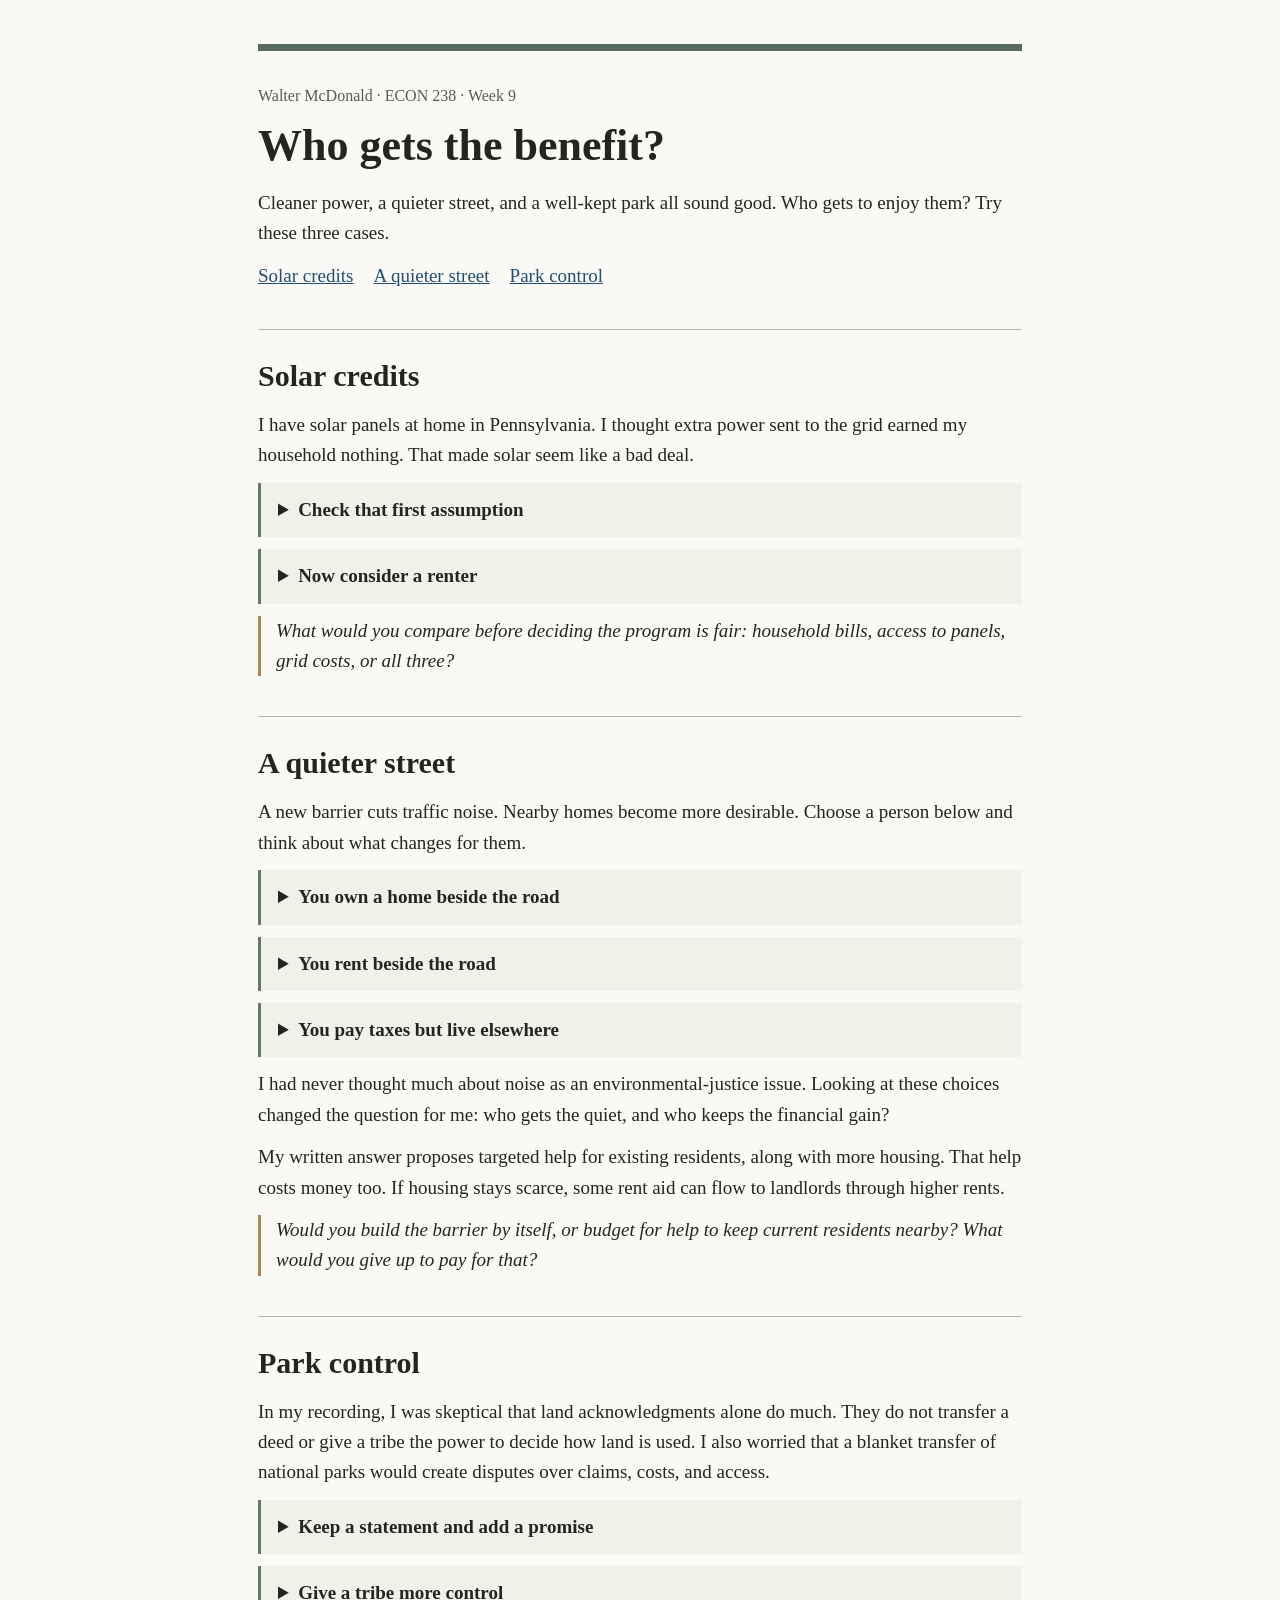
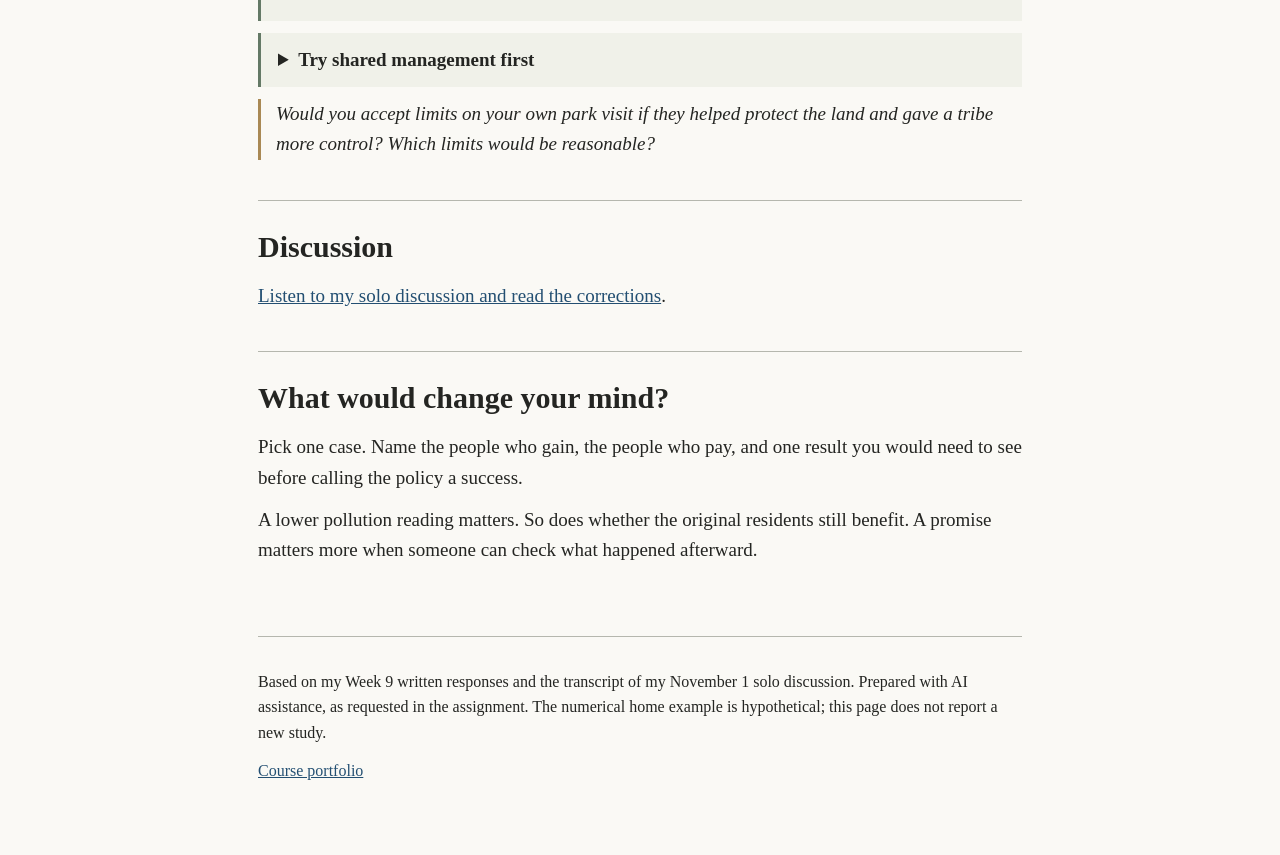
<file: week-09/environmental-justice/index.html>
<!doctype html><html lang="en"><head><meta charset="utf-8"><meta name="viewport" content="width=device-width,initial-scale=1"><title>Who gets the benefit? | Walter McDonald</title><meta name="description" content="Three choices about solar credits, quiet streets, and control of parks. Who gains, who pays, and what would count as progress?"><link rel="stylesheet" href="style.css"></head><body><main>
<header><p class="meta">Walter McDonald · ECON 238 · Week 9</p><h1>Who gets the benefit?</h1><p>Cleaner power, a quieter street, and a well-kept park all sound good. Who gets to enjoy them? Try these three cases.</p><nav aria-label="Cases"><a href="#solar">Solar credits</a><a href="#noise">A quieter street</a><a href="#parks">Park control</a></nav></header>
<section id="solar"><h2>Solar credits</h2><p>I have solar panels at home in Pennsylvania. I thought extra power sent to the grid earned my household nothing. That made solar seem like a bad deal.</p><details><summary>Check that first assumption</summary><p>PECO's published rules describe credits for extra power, with unused monthly credits carried forward and an annual settlement. Supply terms can vary. These rules do not tell me what happened on my own bill; I still need to check it. <a href="https://www.peco.com/cdn/assets/v3/assets/blt1b5616c79bacadb4/bltfe189fa525424db9/6700378564332c38ff8e643d/Solar_VNM_9-17-2024_v1.pdf?branch=prod_alias">PECO guide, page 4</a> · <a href="https://www.pacodeandbulletin.gov/Display/pacode?file=/secure/pacode/data/052/chapter75/s75.13.html&amp;d=reduce">Pennsylvania net-metering rule</a></p></details>
<details><summary>Now consider a renter</summary><p>A credit can help someone who already owns panels. A renter may have little control over the roof. A household with little savings may struggle with the upfront cost. A fair rate for extra power and fair access to solar are separate questions.</p><p>Credits that are too low may discourage solar. Credits above the value the grid receives could leave other customers paying some costs. That needs evidence; I have not shown it is happening here.</p></details><p class="question">What would you compare before deciding the program is fair: household bills, access to panels, grid costs, or all three?</p></section>
<section id="noise"><h2>A quieter street</h2><p>A new barrier cuts traffic noise. Nearby homes become more desirable. Choose a person below and think about what changes for them.</p>
<details><summary>You own a home beside the road</summary><p>You get quieter surroundings and may gain home value. A study found a 6.8% rise in nearby house prices after noise barriers were built. For a made-up $300,000 home, 6.8% is $20,400. This is a gain in the home's value, not a yearly payment. Higher property taxes could still strain an owner with little cash. <a href="https://www.nber.org/papers/w34298">Noise study</a></p></details>
<details><summary>You rent beside the road</summary><p>You get quiet too, but your landlord owns the asset. At the next lease renewal, the rent could rise. An improvement to the neighborhood does not guarantee that the same people can afford to stay.</p></details>
<details><summary>You pay taxes but live elsewhere</summary><p>You help pay for the barrier. You may value less harm to other people, but you also give up another use for that money. Some of the gain can go to landlords who do not live near the road.</p></details>
<p>I had never thought much about noise as an environmental-justice issue. Looking at these choices changed the question for me: who gets the quiet, and who keeps the financial gain?</p><p>My written answer proposes targeted help for existing residents, along with more housing. That help costs money too. If housing stays scarce, some rent aid can flow to landlords through higher rents.</p><p class="question">Would you build the barrier by itself, or budget for help to keep current residents nearby? What would you give up to pay for that?</p></section>
<section id="parks"><h2>Park control</h2><p>In my recording, I was skeptical that land acknowledgments alone do much. They do not transfer a deed or give a tribe the power to decide how land is used. I also worried that a blanket transfer of national parks would create disputes over claims, costs, and access.</p><details><summary>Keep a statement and add a promise</summary><p>A statement could point people toward a donation or a paid project chosen with a tribal partner. A checkable promise gives people something to judge. The test is whether money, useful work, or decision-making power actually follows. <a href="https://www.duwamishtribe.org/donate">Real Rent Duwamish</a> is an example of recurring support, not proof that any particular statement caused a donation.</p></details>
<details><summary>Give a tribe more control</summary><p>Control could let a tribe choose uses, earn income, and protect important places. It also brings decisions about visitors and upkeep. Different tribes and parks face different conditions. An example from one place cannot settle every case.</p><p>The Squamish Nation's <a href="https://www.squamish.net/partnerships-entities/partnerships/senakw/">Sen̓áḵw housing project</a> shows why legal control over valuable land matters. A development plan is not proof of the final outcome, and Canadian rules cannot simply be copied into the United States.</p></details>
<details><summary>Try shared management first</summary><p>I was more open to a limited trial with a willing tribe. It would need stable authority, funding, clear access rules, and a way to settle disputes. I would compare habitat, water quality, repair needs, costs, and tribal income with similar parks over time.</p><p>The National Park Service reported about $24 billion in deferred repairs at the end of fiscal year 2025. That is a backlog, not a yearly bill. It identifies a problem; it does not establish which manager would solve it best. <a href="https://www.nps.gov/subjects/infrastructure/deferred-maintenance.htm">NPS repair data</a></p></details>
<p class="question">Would you accept limits on your own park visit if they helped protect the land and gave a tribe more control? Which limits would be reasonable?</p></section>
<section id="discussion"><h2>Discussion</h2><p><a href="discussion.html">Listen to my solo discussion and read the corrections</a>.</p></section><section><h2>What would change your mind?</h2><p>Pick one case. Name the people who gain, the people who pay, and one result you would need to see before calling the policy a success.</p><p>A lower pollution reading matters. So does whether the original residents still benefit. A promise matters more when someone can check what happened afterward.</p></section>
<footer><p>Based on my Week 9 written responses and the transcript of my November 1 solo discussion. Prepared with AI assistance, as requested in the assignment. The numerical home example is hypothetical; this page does not report a new study.</p><p><a href="https://wmcdonq.github.io/econ238-portfolio/">Course portfolio</a></p></footer>
</main></body></html>
</file>
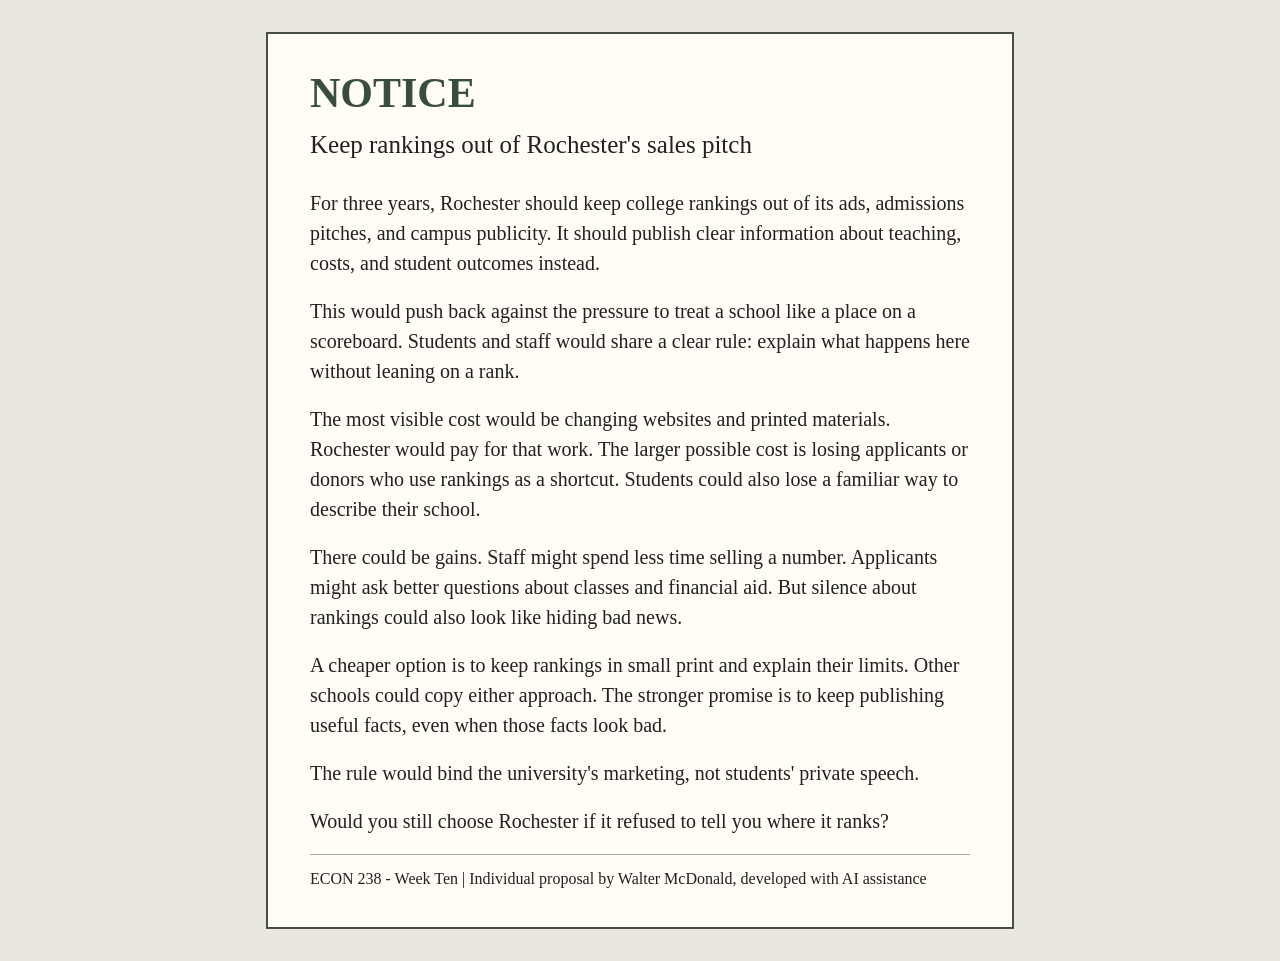
<file: week-10/moat/index.html>
<!doctype html><html lang="en"><meta charset="utf-8"><meta name="viewport" content="width=device-width,initial-scale=1"><title>Rochester Notice</title><style>body{margin:0;background:#e9e7df;color:#212121;font:20px/1.5 "Times New Roman",serif}main{max-width:660px;margin:32px auto;padding:36px 42px;background:#fffdf5;border:2px solid #464f45}h1{font-size:42px;line-height:1.1;margin:0 0 10px;color:#374d3d}h2{font-size:25px;font-weight:normal;margin:0 0 24px}p{margin:0 0 18px}.status{max-width:660px;margin:24px auto;padding:0 20px;font-size:16px;color:#555}footer{border-top:1px solid #aaa;padding-top:12px;font-size:16px}@media(max-width:600px){main{margin:16px;padding:24px}h1{font-size:36px}}@media print{body{background:white}main{border:0;margin:0;padding:0}.status{font-size:10pt}}</style><body><main><h1>NOTICE</h1><h2>Keep rankings out of Rochester&#x27;s sales pitch</h2><p>For three years, Rochester should keep college rankings out of its ads, admissions pitches, and campus publicity. It should publish clear information about teaching, costs, and student outcomes instead.</p>
<p>This would push back against the pressure to treat a school like a place on a scoreboard. Students and staff would share a clear rule: explain what happens here without leaning on a rank.</p>
<p>The most visible cost would be changing websites and printed materials. Rochester would pay for that work. The larger possible cost is losing applicants or donors who use rankings as a shortcut. Students could also lose a familiar way to describe their school.</p>
<p>There could be gains. Staff might spend less time selling a number. Applicants might ask better questions about classes and financial aid. But silence about rankings could also look like hiding bad news.</p>
<p>A cheaper option is to keep rankings in small print and explain their limits. Other schools could copy either approach. The stronger promise is to keep publishing useful facts, even when those facts look bad.</p>
<p>The rule would bind the university&#x27;s marketing, not students&#x27; private speech.</p>
<p>Would you still choose Rochester if it refused to tell you where it ranks?</p><footer>ECON 238 - Week Ten | Individual proposal by Walter McDonald, developed with AI assistance</footer></main></body></html>
</file>
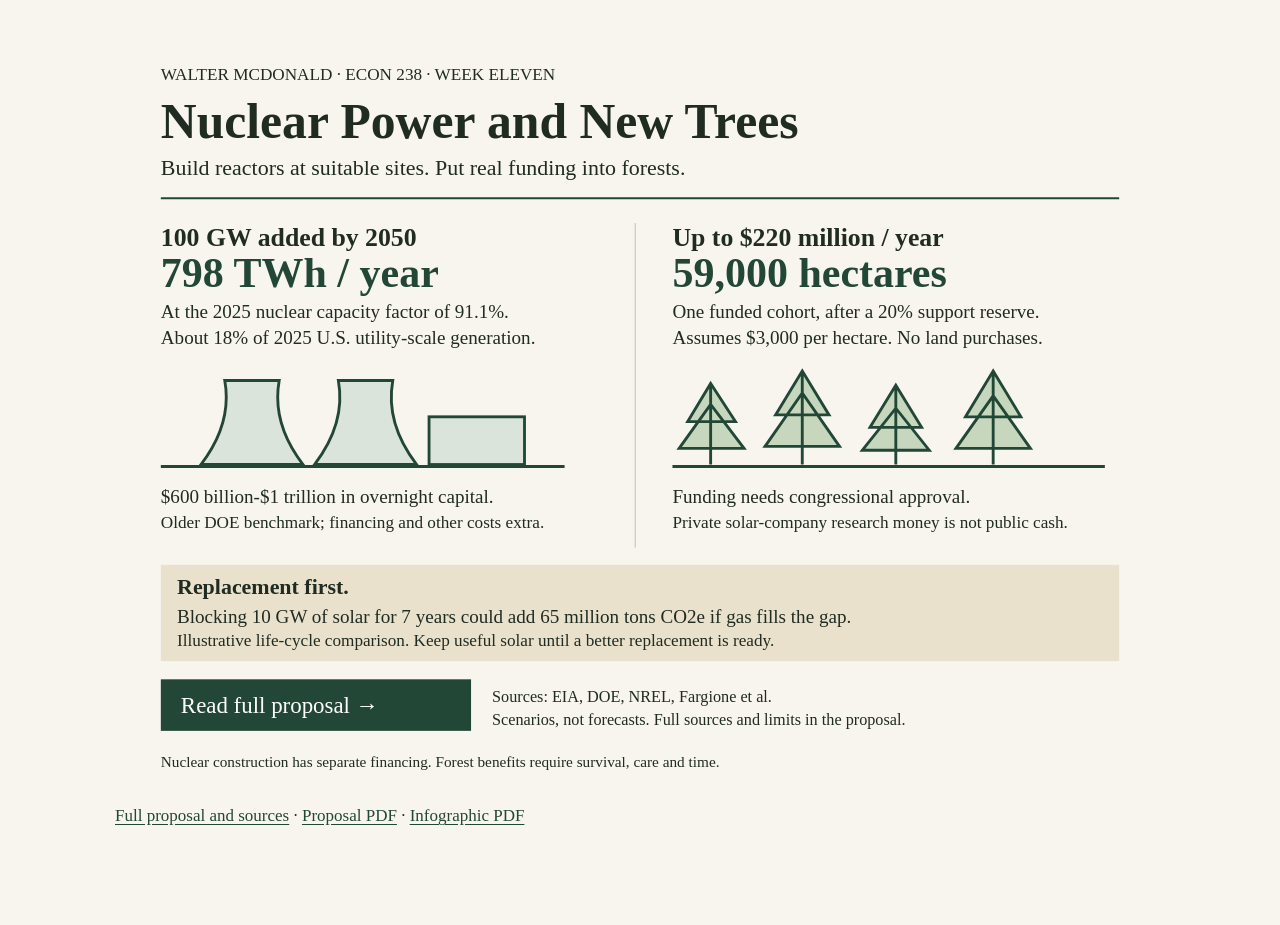
<file: week-11/nuclear-and-trees/index.html>
<!doctype html><html lang="en"><head><meta charset="utf-8"><meta name="viewport" content="width=device-width,initial-scale=1"><title>Nuclear Power and New Trees | Walter McDonald</title><style>*{box-sizing:border-box}body{margin:0;background:#f7f5ee;color:#222;font-family:"Times New Roman",Times,serif}a{color:#234737;text-underline-offset:3px}a:focus-visible{outline:3px solid #a86c24;outline-offset:4px}main{max-width:850px;margin:35px auto;padding:0 25px 45px}h1{font-size:38px;line-height:1.08;color:#234737}h2{font-size:29px;color:#234737;margin:35px 0 15px}p{font-size:19px;line-height:1.48}nav{display:flex;gap:20px;flex-wrap:wrap;font-size:17px;padding-bottom:15px;border-bottom:1px solid #ccc}table{width:100%;border-collapse:collapse;margin:22px 0;font-size:17px}th{background:#234737;color:white;text-align:left}td,th{padding:11px;border-bottom:1px solid #ddd;vertical-align:top}tr:nth-child(even){background:#eceadd}.meta,.note{font-size:15px;color:#555}.equation{padding:16px;background:#eceadd;font-weight:bold}.source{font-size:16px;line-height:1.35}.sheet{max-width:1100px}.sheet svg{width:100%;height:auto;display:block}.download{margin-top:14px;font-size:17px}.review{background:#fff5d7;border-left:4px solid #a86c24;padding:10px 16px;font-size:16px}@media(max-width:600px){main{padding:0 14px}h1{font-size:31px}p{font-size:18px}table{font-size:14px}td,th{padding:7px}}@media print{body{background:white}nav,.download,.review{display:none}main{max-width:none;margin:0}section{break-inside:auto}h2{break-after:avoid}a{color:inherit}table{break-inside:avoid}}</style></head><body><main class="sheet"><svg xmlns="http://www.w3.org/2000/svg" viewBox="0 0 1100 790" role="img" aria-labelledby="title desc">
<title id="title">Nuclear Power and New Trees</title><desc id="desc">A proposal for 100 gigawatts of new nuclear power and a forest fund of up to 220 million dollars a year. Calculated nuclear output is 798 terawatt-hours per year. Forest scenario funds about 59,000 hectares in one planting cohort. Construction costs 600 billion to 1 trillion dollars before financing and other costs. Replace solar only when replacement power is ready. Click to read the full proposal.</desc>
<rect width="1100" height="790" fill="#f7f5ee"/><g font-family="Times New Roman,Times,serif" fill="#202b22">
<text x="48" y="47" font-size="18">WALTER MCDONALD · ECON 238 · WEEK ELEVEN</text>
<text x="48" y="108" font-size="52" font-weight="bold">Nuclear Power and New Trees</text>
<text x="48" y="147" font-size="23">Build reactors at suitable sites. Put real funding into forests.</text>
<line x1="48" y1="171" x2="1052" y2="171" stroke="#234737" stroke-width="2"/>
<text x="48" y="221" font-size="27" font-weight="bold">100 GW added by 2050</text>
<text x="48" y="264" font-size="44" font-weight="bold" fill="#234737">798 TWh / year</text>
<text x="48" y="296" font-size="20">At the 2025 nuclear capacity factor of 91.1%.</text>
<text x="48" y="324" font-size="20">About 18% of 2025 U.S. utility-scale generation.</text>
<g stroke="#234737" stroke-width="3" fill="#dbe4da"><path d="M90 450 Q123 407 115 362 L172 362 Q164 407 197 450 Z"/><path d="M209 450 Q242 407 234 362 L291 362 Q283 407 316 450 Z"/><rect x="329" y="400" width="100" height="50"/><path d="M48 452 H471" fill="none"/></g>
<text x="48" y="490" font-size="20">$600 billion-$1 trillion in overnight capital.</text><text x="48" y="516" font-size="18">Older DOE benchmark; financing and other costs extra.</text>
<line x1="545" y1="197" x2="545" y2="537" stroke="#b9c2b6"/>
<text x="584" y="221" font-size="27" font-weight="bold">Up to $220 million / year</text>
<text x="584" y="264" font-size="44" font-weight="bold" fill="#234737">59,000 hectares</text>
<text x="584" y="296" font-size="20">One funded cohort, after a 20% support reserve.</text>
<text x="584" y="324" font-size="20">Assumes $3,000 per hectare. No land purchases.</text>
<g stroke="#234737" stroke-width="3" fill="#c6d7bd"><path d="M624 450 V367 M600 405 L624 365 L650 405 Z M591 433 L624 387 L659 433 Z"/><path d="M720 450 V352 M692 398 L720 352 L748 398 Z M681 431 L720 375 L759 431 Z"/><path d="M818 450 V367 M791 411 L818 367 L845 411 Z M783 435 L818 391 L853 435 Z"/><path d="M920 450 V352 M891 400 L920 352 L949 400 Z M881 433 L920 378 L959 433 Z"/><path d="M584 452 H1037" fill="none"/></g>
<text x="584" y="490" font-size="20">Funding needs congressional approval.</text><text x="584" y="516" font-size="18">Private solar-company research money is not public cash.</text>
<rect x="48" y="555" width="1004" height="101" fill="#e9e1cc"/>
<text x="65" y="586" font-size="23" font-weight="bold">Replacement first.</text>
<text x="65" y="616" font-size="20">Blocking 10 GW of solar for 7 years could add 65 million tons CO2e if gas fills the gap.</text>
<text x="65" y="640" font-size="18">Illustrative life-cycle comparison. Keep useful solar until a better replacement is ready.</text>
<a href="proposal.html"><rect x="48" y="675" width="325" height="54" fill="#234737"/><text x="69" y="710" fill="white" font-size="24">Read full proposal →</text></a>
<text x="395" y="699" font-size="17">Sources: EIA, DOE, NREL, Fargione et al.</text><text x="395" y="723" font-size="17">Scenarios, not forecasts. Full sources and limits in the proposal.</text>
<text x="48" y="767" font-size="16">Nuclear construction has separate financing. Forest benefits require survival, care and time.</text>
</g></svg><p class="download"><a href="proposal.html">Full proposal and sources</a> · <a href="proposal.pdf">Proposal PDF</a> · <a href="infographic.pdf">Infographic PDF</a></p></main></body></html>
</file>
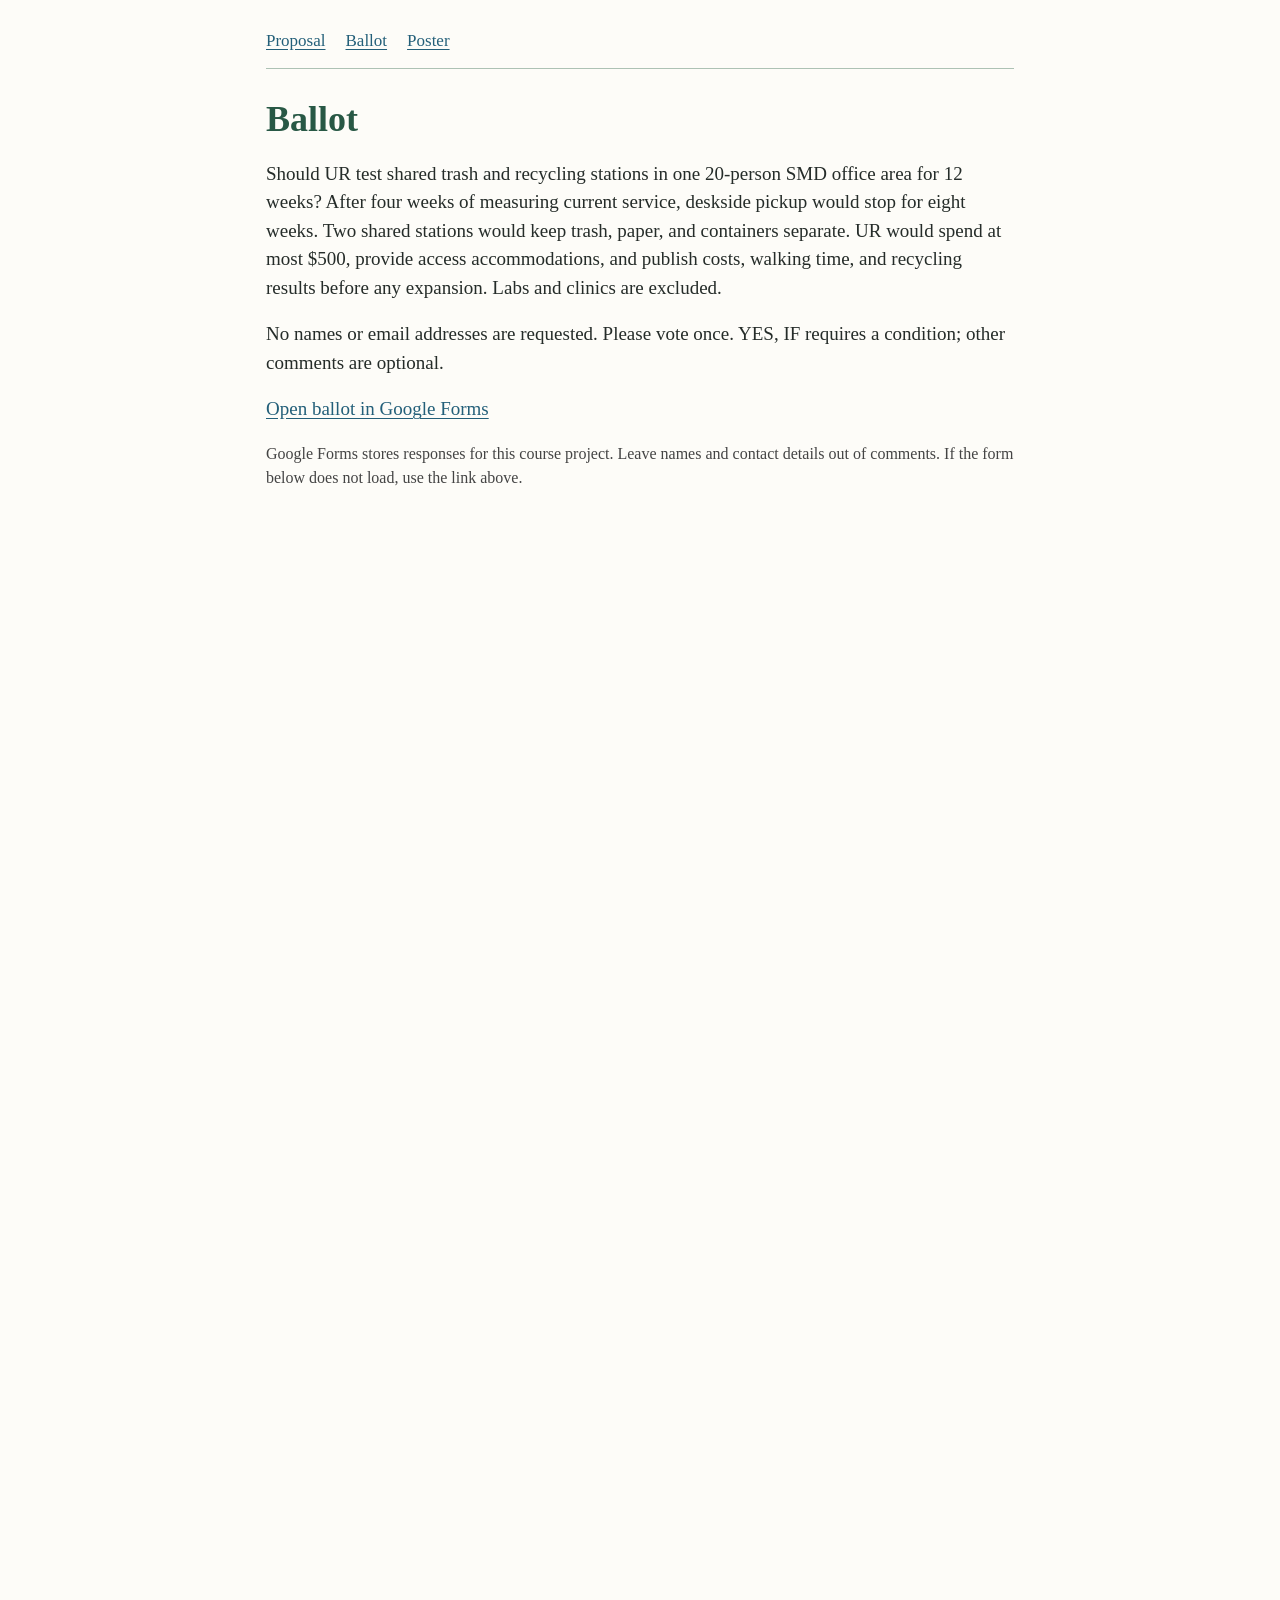
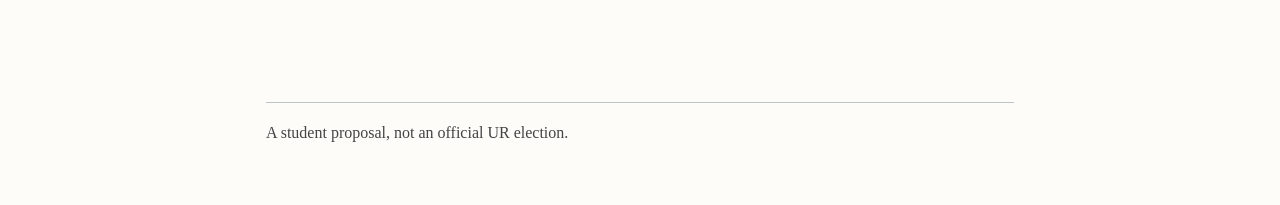
<file: week-07/recycling/vote.html>
<!doctype html><html lang="en"><head><meta charset="utf-8"><meta name="viewport" content="width=device-width,initial-scale=1"><meta name="robots" content="noindex,nofollow"><title>Ballot | Shared Recycling Stations at UR</title><link rel="stylesheet" href="style.css"></head><body><a class="skip" href="#main">Skip to content</a><main id="main"><nav aria-label="Main"><a href="index.html">Proposal</a><a href="vote.html">Ballot</a><a href="poster.pdf">Poster</a></nav><h1>Ballot</h1><p>Should UR test shared trash and recycling stations in one 20-person SMD office area for 12 weeks? After four weeks of measuring current service, deskside pickup would stop for eight weeks. Two shared stations would keep trash, paper, and containers separate. UR would spend at most $500, provide access accommodations, and publish costs, walking time, and recycling results before any expansion. Labs and clinics are excluded.</p><p>No names or email addresses are requested. Please vote once. YES, IF requires a condition; other comments are optional.</p><p><a href="https://docs.google.com/forms/d/e/1FAIpQLSflSWNbD9JOX9VVkm7lCH2bK1ajCYMYXFGGHwfR59SryjacbQ/viewform" target="_blank" rel="noopener">Open ballot in Google Forms</a></p><p class="note">Google Forms stores responses for this course project. Leave names and contact details out of comments. If the form below does not load, use the link above.</p><iframe src="https://docs.google.com/forms/d/e/1FAIpQLSflSWNbD9JOX9VVkm7lCH2bK1ajCYMYXFGGHwfR59SryjacbQ/viewform?embedded=true" title="Recycling proposal ballot" style="width:100%;height:1150px;border:0" loading="lazy"></iframe><footer>A student proposal, not an official UR election.</footer></main></body></html>
</file>
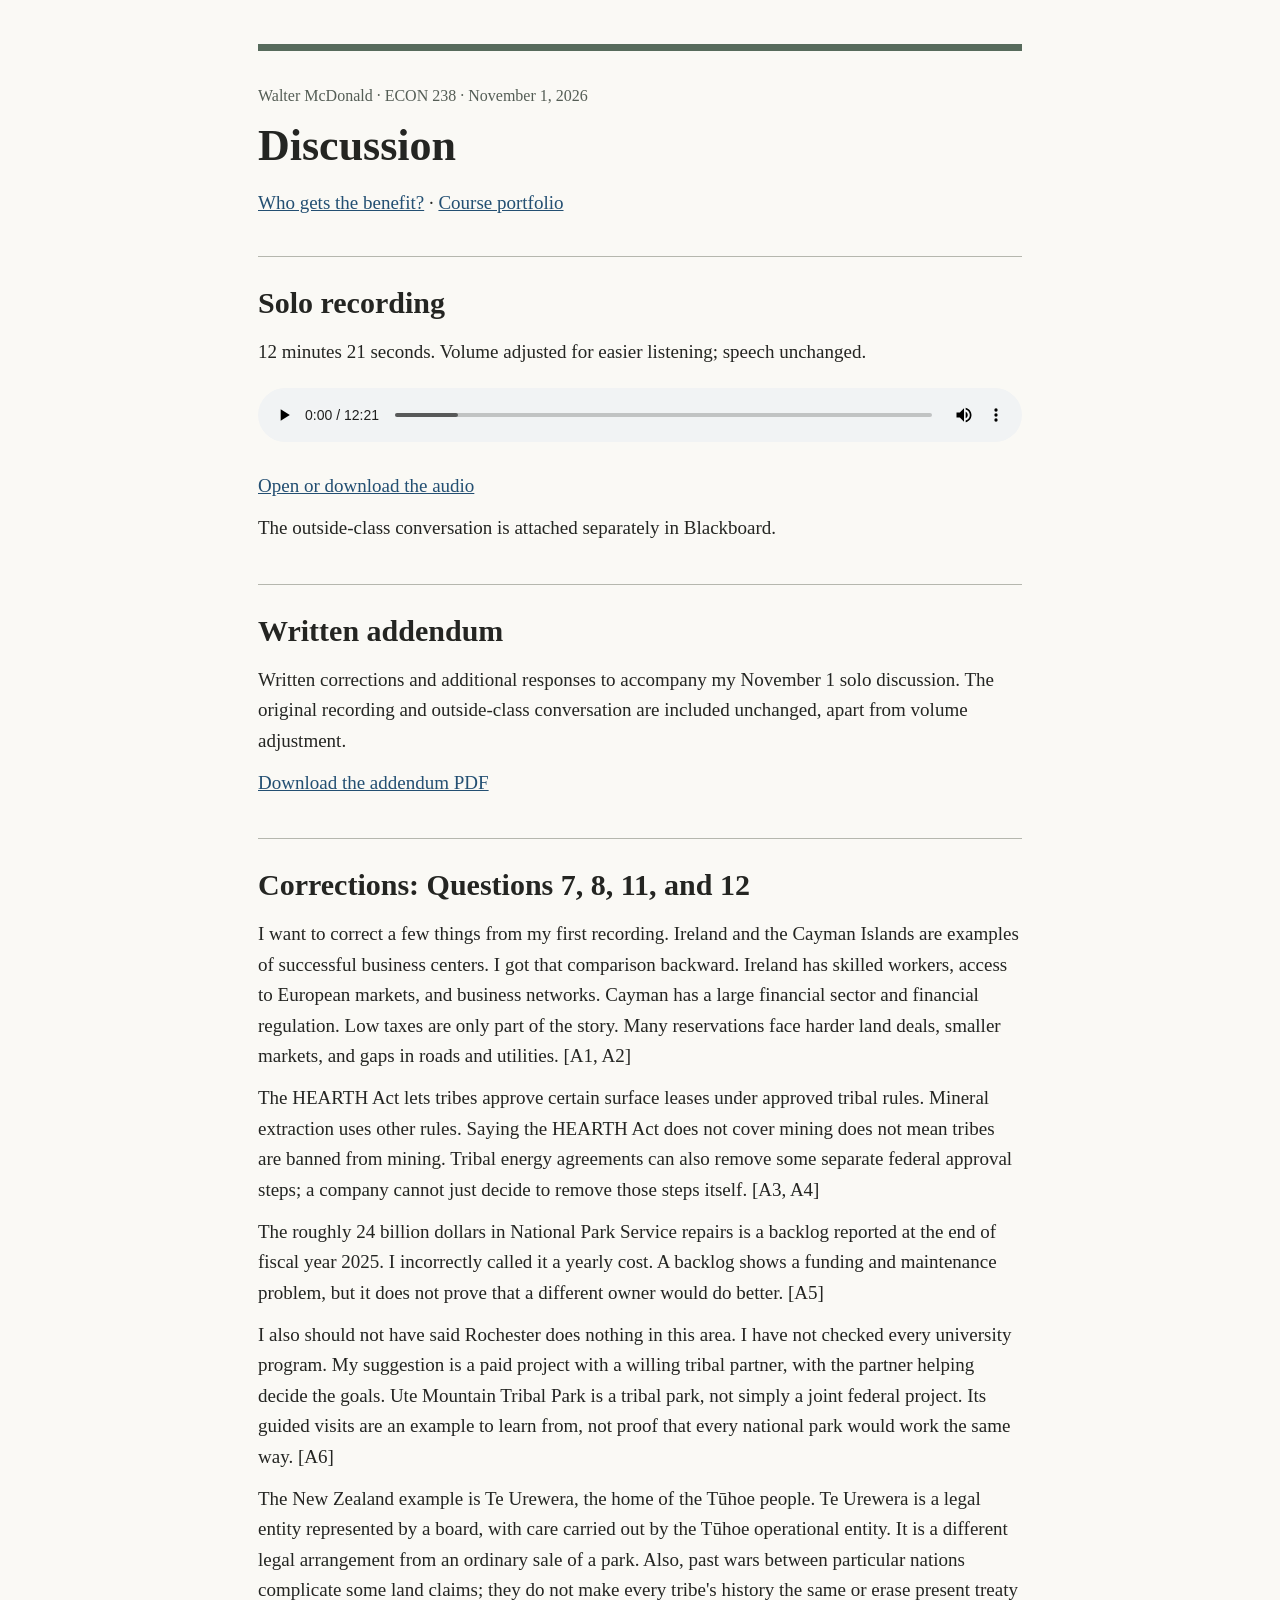
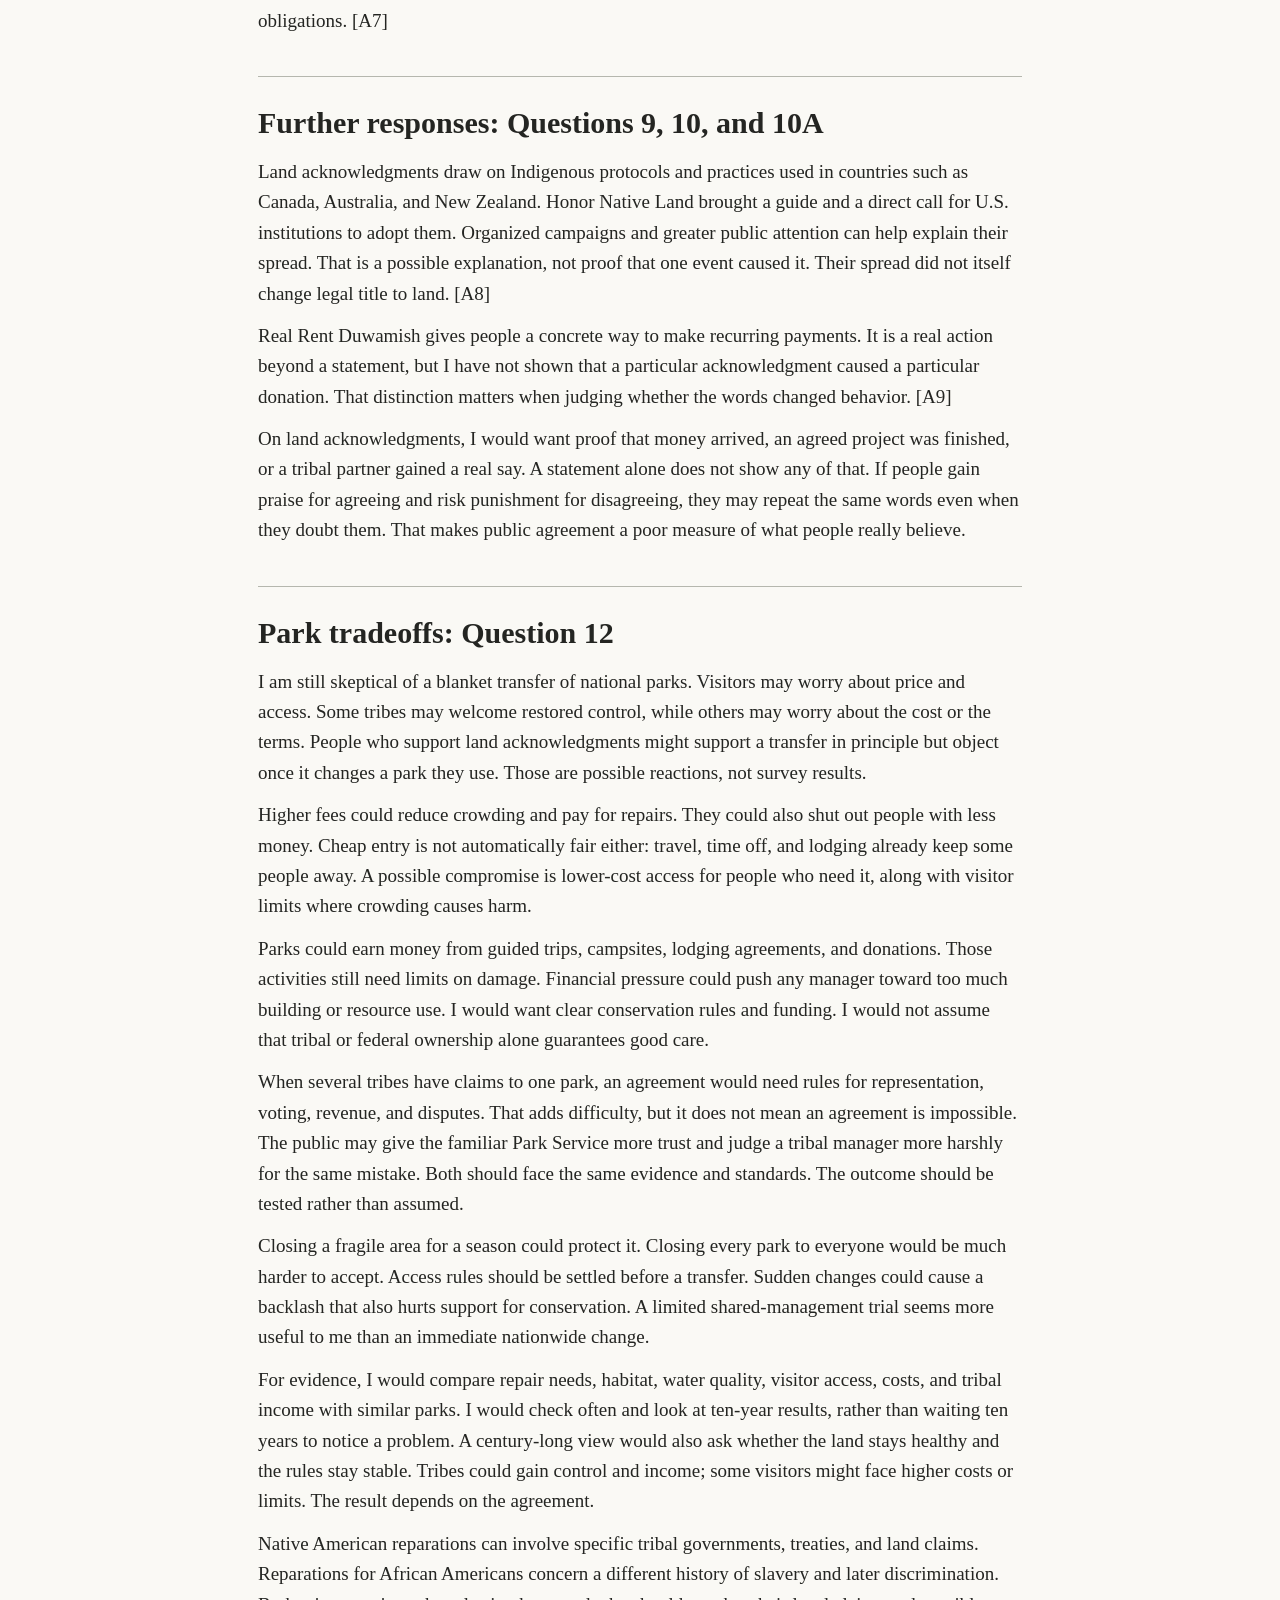
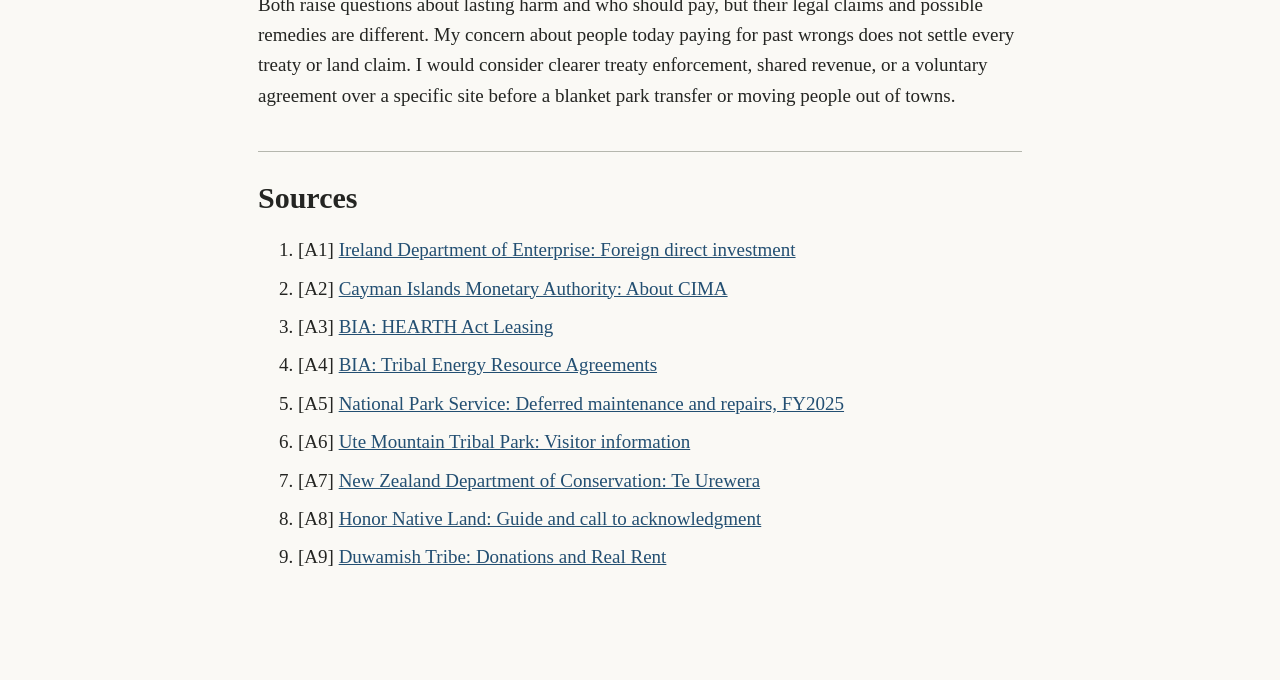
<file: week-09/environmental-justice/discussion.html>
<!doctype html><html lang="en"><head><meta charset="utf-8"><meta name="viewport" content="width=device-width,initial-scale=1"><title>Week 9 discussion | Walter McDonald</title><link rel="stylesheet" href="style.css"></head><body><main><header><p class="meta">Walter McDonald · ECON 238 · November 1, 2026</p><h1>Discussion</h1><p><a href="index.html">Who gets the benefit?</a> · <a href="https://wmcdonq.github.io/econ238-portfolio/">Course portfolio</a></p></header><section><h2>Solo recording</h2><p>12 minutes 21 seconds. Volume adjusted for easier listening; speech unchanged.</p><audio controls preload="metadata" src="solo-discussion.mp3"></audio><p><a href="solo-discussion.mp3">Open or download the audio</a></p><p>The outside-class conversation is attached separately in Blackboard.</p></section><section><h2>Written addendum</h2><p>Written corrections and additional responses to accompany my November 1 solo discussion. The original recording and outside-class conversation are included unchanged, apart from volume adjustment.</p><p><a href="discussion-addendum.pdf">Download the addendum PDF</a></p></section><section><h2>Corrections: Questions 7, 8, 11, and 12</h2><p>I want to correct a few things from my first recording. Ireland and the Cayman Islands are examples of successful business centers. I got that comparison backward. Ireland has skilled workers, access to European markets, and business networks. Cayman has a large financial sector and financial regulation. Low taxes are only part of the story. Many reservations face harder land deals, smaller markets, and gaps in roads and utilities. [A1, A2]</p><p>The HEARTH Act lets tribes approve certain surface leases under approved tribal rules. Mineral extraction uses other rules. Saying the HEARTH Act does not cover mining does not mean tribes are banned from mining. Tribal energy agreements can also remove some separate federal approval steps; a company cannot just decide to remove those steps itself. [A3, A4]</p><p>The roughly 24 billion dollars in National Park Service repairs is a backlog reported at the end of fiscal year 2025. I incorrectly called it a yearly cost. A backlog shows a funding and maintenance problem, but it does not prove that a different owner would do better. [A5]</p><p>I also should not have said Rochester does nothing in this area. I have not checked every university program. My suggestion is a paid project with a willing tribal partner, with the partner helping decide the goals. Ute Mountain Tribal Park is a tribal park, not simply a joint federal project. Its guided visits are an example to learn from, not proof that every national park would work the same way. [A6]</p><p>The New Zealand example is Te Urewera, the home of the Tūhoe people. Te Urewera is a legal entity represented by a board, with care carried out by the Tūhoe operational entity. It is a different legal arrangement from an ordinary sale of a park. Also, past wars between particular nations complicate some land claims; they do not make every tribe&#x27;s history the same or erase present treaty obligations. [A7]</p></section><section><h2>Further responses: Questions 9, 10, and 10A</h2><p>Land acknowledgments draw on Indigenous protocols and practices used in countries such as Canada, Australia, and New Zealand. Honor Native Land brought a guide and a direct call for U.S. institutions to adopt them. Organized campaigns and greater public attention can help explain their spread. That is a possible explanation, not proof that one event caused it. Their spread did not itself change legal title to land. [A8]</p><p>Real Rent Duwamish gives people a concrete way to make recurring payments. It is a real action beyond a statement, but I have not shown that a particular acknowledgment caused a particular donation. That distinction matters when judging whether the words changed behavior. [A9]</p><p>On land acknowledgments, I would want proof that money arrived, an agreed project was finished, or a tribal partner gained a real say. A statement alone does not show any of that. If people gain praise for agreeing and risk punishment for disagreeing, they may repeat the same words even when they doubt them. That makes public agreement a poor measure of what people really believe.</p></section><section><h2>Park tradeoffs: Question 12</h2><p>I am still skeptical of a blanket transfer of national parks. Visitors may worry about price and access. Some tribes may welcome restored control, while others may worry about the cost or the terms. People who support land acknowledgments might support a transfer in principle but object once it changes a park they use. Those are possible reactions, not survey results.</p><p>Higher fees could reduce crowding and pay for repairs. They could also shut out people with less money. Cheap entry is not automatically fair either: travel, time off, and lodging already keep some people away. A possible compromise is lower-cost access for people who need it, along with visitor limits where crowding causes harm.</p><p>Parks could earn money from guided trips, campsites, lodging agreements, and donations. Those activities still need limits on damage. Financial pressure could push any manager toward too much building or resource use. I would want clear conservation rules and funding. I would not assume that tribal or federal ownership alone guarantees good care.</p><p>When several tribes have claims to one park, an agreement would need rules for representation, voting, revenue, and disputes. That adds difficulty, but it does not mean an agreement is impossible. The public may give the familiar Park Service more trust and judge a tribal manager more harshly for the same mistake. Both should face the same evidence and standards. The outcome should be tested rather than assumed.</p><p>Closing a fragile area for a season could protect it. Closing every park to everyone would be much harder to accept. Access rules should be settled before a transfer. Sudden changes could cause a backlash that also hurts support for conservation. A limited shared-management trial seems more useful to me than an immediate nationwide change.</p><p>For evidence, I would compare repair needs, habitat, water quality, visitor access, costs, and tribal income with similar parks. I would check often and look at ten-year results, rather than waiting ten years to notice a problem. A century-long view would also ask whether the land stays healthy and the rules stay stable. Tribes could gain control and income; some visitors might face higher costs or limits. The result depends on the agreement.</p><p>Native American reparations can involve specific tribal governments, treaties, and land claims. Reparations for African Americans concern a different history of slavery and later discrimination. Both raise questions about lasting harm and who should pay, but their legal claims and possible remedies are different. My concern about people today paying for past wrongs does not settle every treaty or land claim. I would consider clearer treaty enforcement, shared revenue, or a voluntary agreement over a specific site before a blanket park transfer or moving people out of towns.</p></section><section><h2>Sources</h2><ol><li>[A1] <a href="https://www.enterprise.gov.ie/en/what-we-do/trade-investment/foreign-direct-investment-fdi-/">Ireland Department of Enterprise: Foreign direct investment</a></li><li>[A2] <a href="https://www.cima.ky/about-us">Cayman Islands Monetary Authority: About CIMA</a></li><li>[A3] <a href="https://www.bia.gov/service/HEARTH-Act">BIA: HEARTH Act Leasing</a></li><li>[A4] <a href="https://www.bia.gov/service/tribal-energy-resource-agreements-development-organizations">BIA: Tribal Energy Resource Agreements</a></li><li>[A5] <a href="https://www.nps.gov/subjects/infrastructure/deferred-maintenance.htm">National Park Service: Deferred maintenance and repairs, FY2025</a></li><li>[A6] <a href="https://www.utemountaintribalpark.info/">Ute Mountain Tribal Park: Visitor information</a></li><li>[A7] <a href="https://www.doc.govt.nz/parks-and-recreation/places-to-go/east-coast/places/te-urewera">New Zealand Department of Conservation: Te Urewera</a></li><li>[A8] <a href="https://usdac.us/nativeland">Honor Native Land: Guide and call to acknowledgment</a></li><li>[A9] <a href="https://www.duwamishtribe.org/donate">Duwamish Tribe: Donations and Real Rent</a></li></ol></section></main></body></html>
</file>
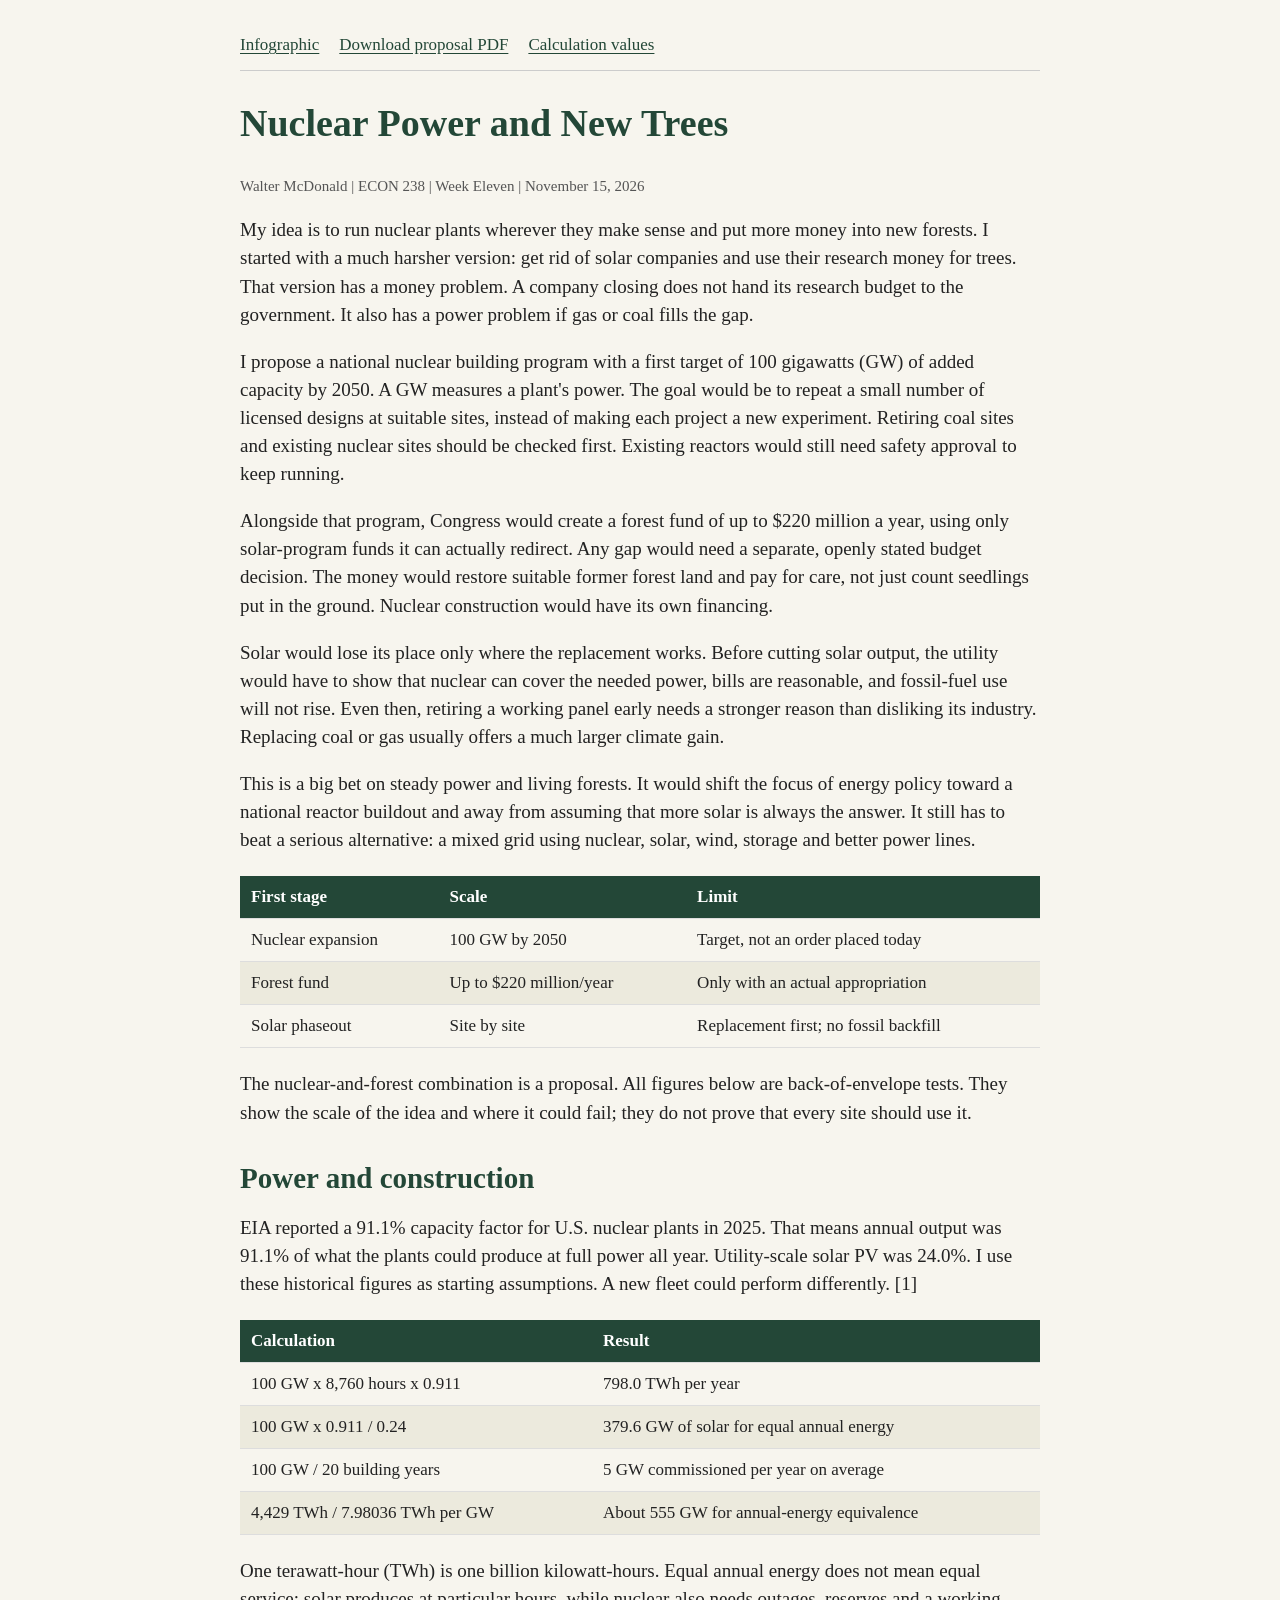
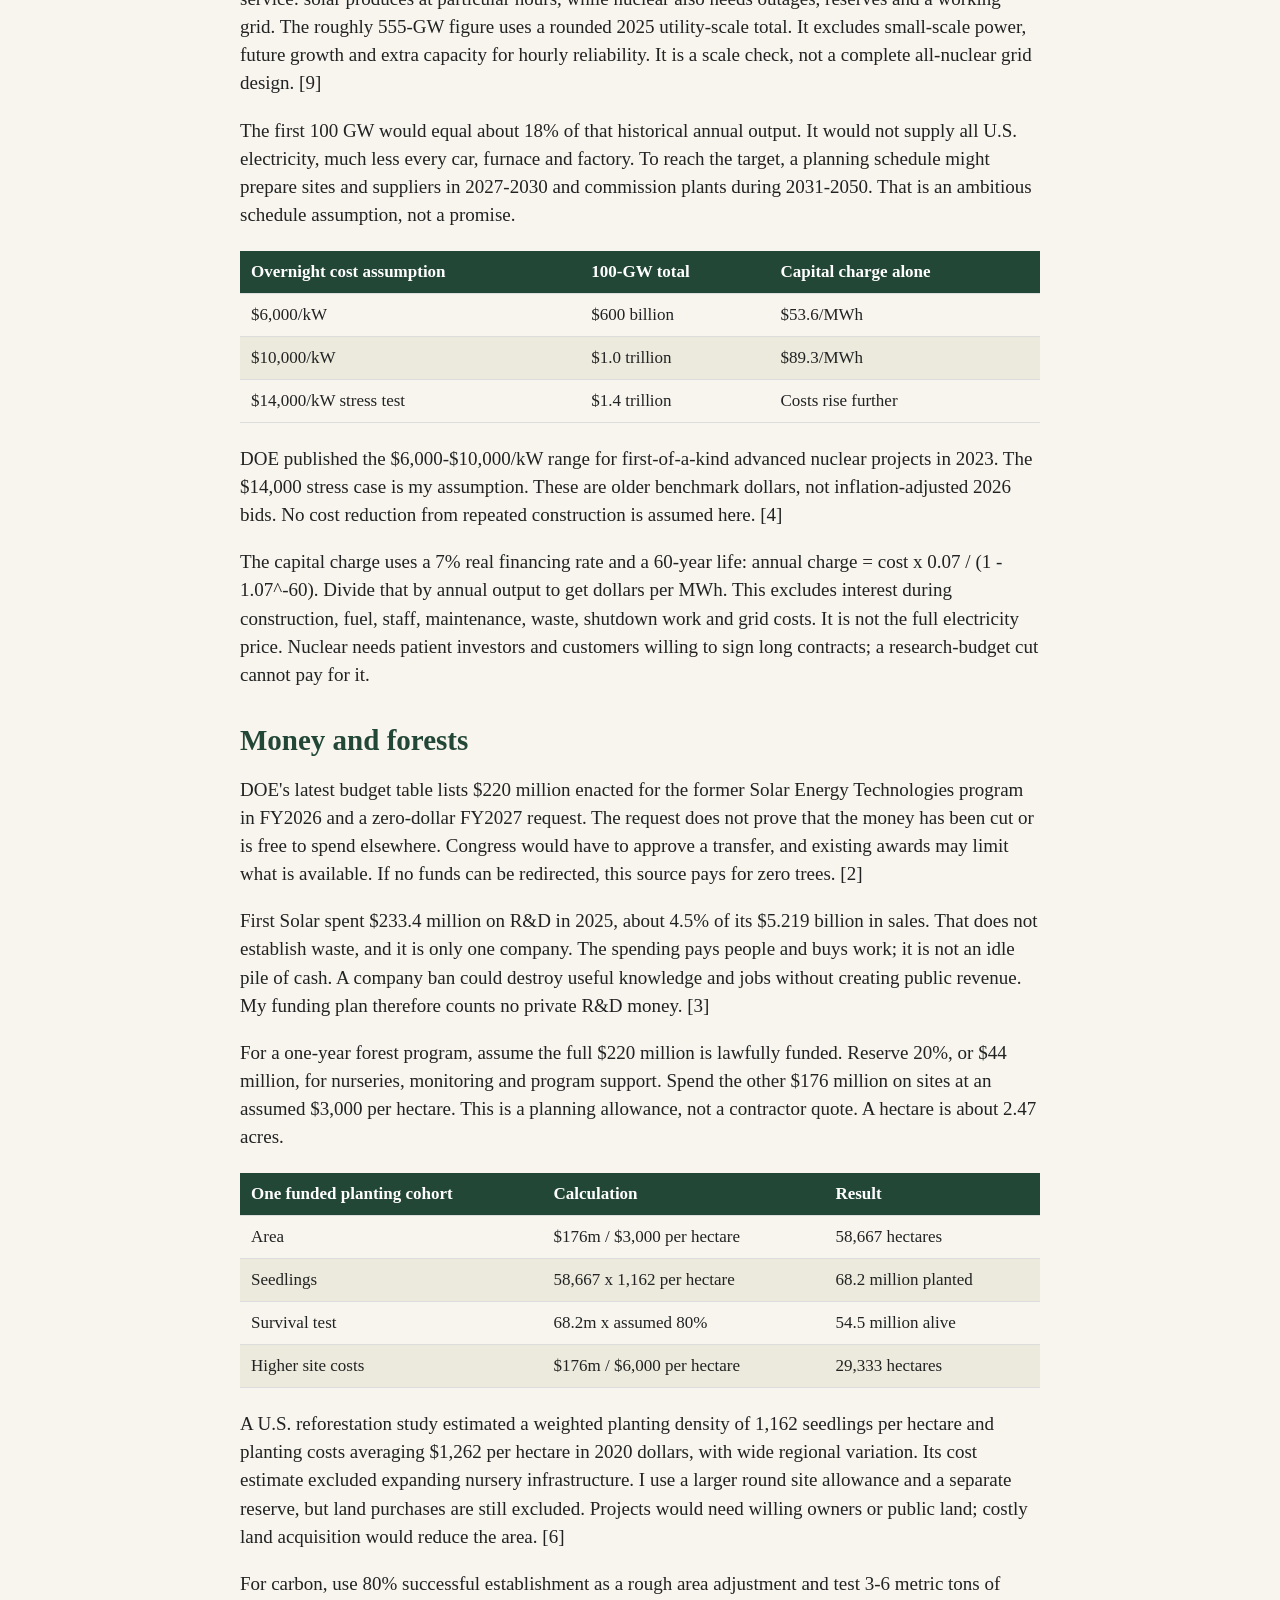
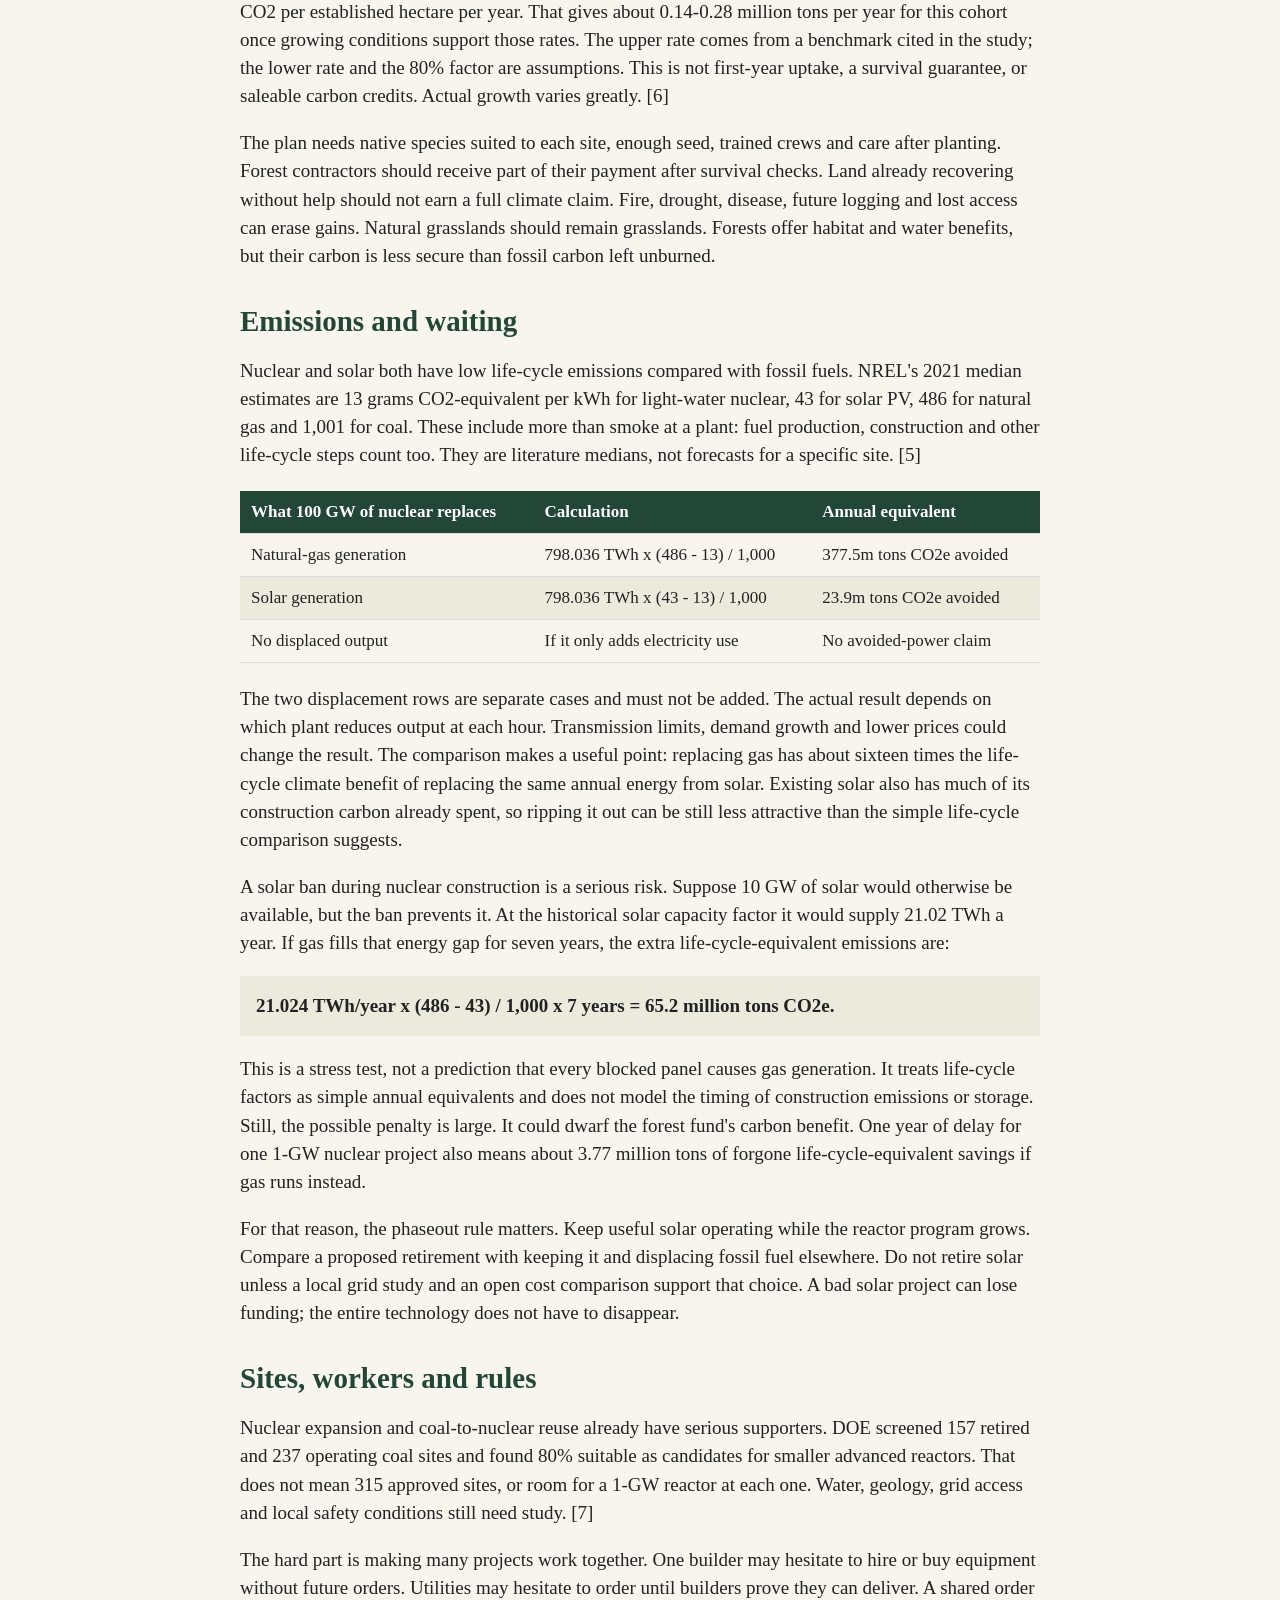
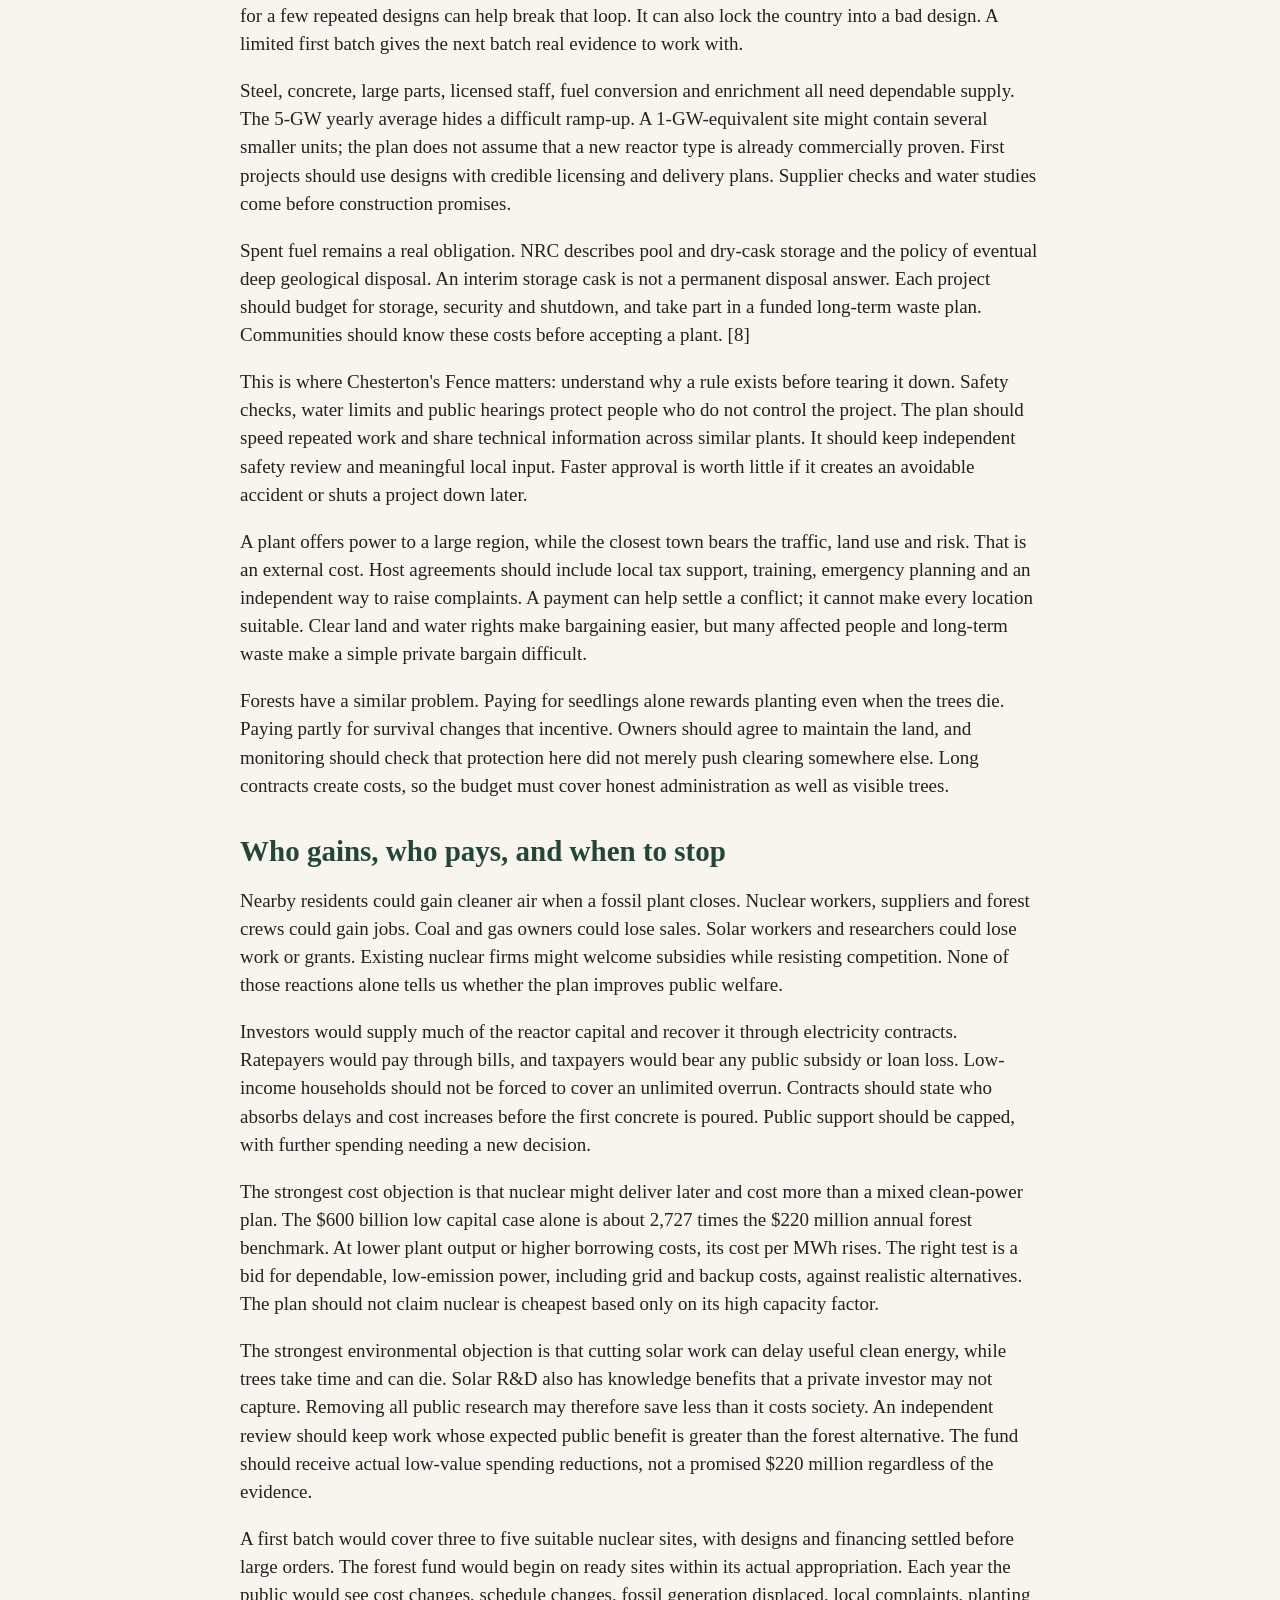
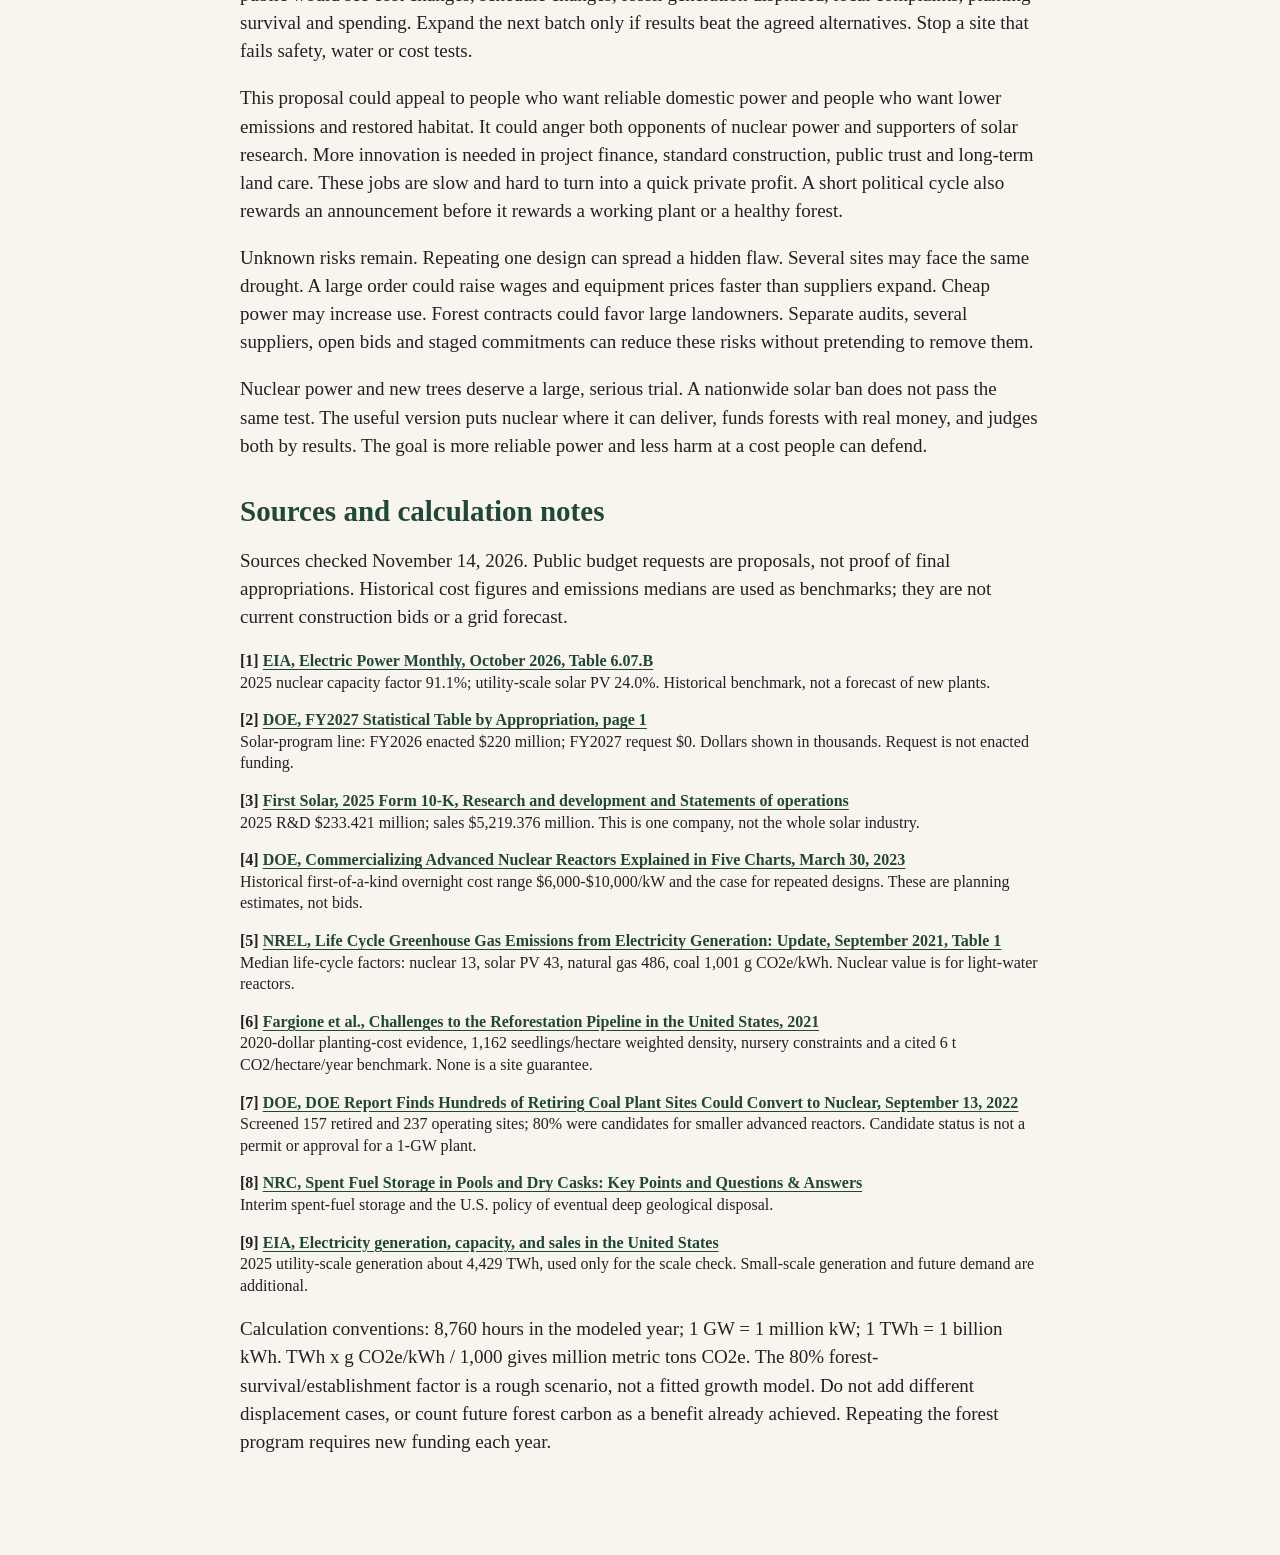
<file: week-11/nuclear-and-trees/proposal.html>
<!doctype html><html lang="en"><head><meta charset="utf-8"><meta name="viewport" content="width=device-width,initial-scale=1"><title>Nuclear Power and New Trees | Full proposal</title><style>*{box-sizing:border-box}body{margin:0;background:#f7f5ee;color:#222;font-family:"Times New Roman",Times,serif}a{color:#234737;text-underline-offset:3px}a:focus-visible{outline:3px solid #a86c24;outline-offset:4px}main{max-width:850px;margin:35px auto;padding:0 25px 45px}h1{font-size:38px;line-height:1.08;color:#234737}h2{font-size:29px;color:#234737;margin:35px 0 15px}p{font-size:19px;line-height:1.48}nav{display:flex;gap:20px;flex-wrap:wrap;font-size:17px;padding-bottom:15px;border-bottom:1px solid #ccc}table{width:100%;border-collapse:collapse;margin:22px 0;font-size:17px}th{background:#234737;color:white;text-align:left}td,th{padding:11px;border-bottom:1px solid #ddd;vertical-align:top}tr:nth-child(even){background:#eceadd}.meta,.note{font-size:15px;color:#555}.equation{padding:16px;background:#eceadd;font-weight:bold}.source{font-size:16px;line-height:1.35}.sheet{max-width:1100px}.sheet svg{width:100%;height:auto;display:block}.download{margin-top:14px;font-size:17px}.review{background:#fff5d7;border-left:4px solid #a86c24;padding:10px 16px;font-size:16px}@media(max-width:600px){main{padding:0 14px}h1{font-size:31px}p{font-size:18px}table{font-size:14px}td,th{padding:7px}}@media print{body{background:white}nav,.download,.review{display:none}main{max-width:none;margin:0}section{break-inside:auto}h2{break-after:avoid}a{color:inherit}table{break-inside:avoid}}</style></head><body><main><nav><a href="index.html">Infographic</a><a href="proposal.pdf">Download proposal PDF</a><a href="calculations.csv">Calculation values</a></nav><section id="section-1"><h1>Nuclear Power and New Trees</h1><p class="meta">Walter McDonald | ECON 238 | Week Eleven | November 15, 2026</p><p class="p">My idea is to run nuclear plants wherever they make sense and put more money into new forests. I started with a much harsher version: get rid of solar companies and use their research money for trees. That version has a money problem. A company closing does not hand its research budget to the government. It also has a power problem if gas or coal fills the gap.</p><p class="p">I propose a national nuclear building program with a first target of 100 gigawatts (GW) of added capacity by 2050. A GW measures a plant&#x27;s power. The goal would be to repeat a small number of licensed designs at suitable sites, instead of making each project a new experiment. Retiring coal sites and existing nuclear sites should be checked first. Existing reactors would still need safety approval to keep running.</p><p class="p">Alongside that program, Congress would create a forest fund of up to $220 million a year, using only solar-program funds it can actually redirect. Any gap would need a separate, openly stated budget decision. The money would restore suitable former forest land and pay for care, not just count seedlings put in the ground. Nuclear construction would have its own financing.</p><p class="p">Solar would lose its place only where the replacement works. Before cutting solar output, the utility would have to show that nuclear can cover the needed power, bills are reasonable, and fossil-fuel use will not rise. Even then, retiring a working panel early needs a stronger reason than disliking its industry. Replacing coal or gas usually offers a much larger climate gain.</p><p class="p">This is a big bet on steady power and living forests. It would shift the focus of energy policy toward a national reactor buildout and away from assuming that more solar is always the answer. It still has to beat a serious alternative: a mixed grid using nuclear, solar, wind, storage and better power lines.</p><table><thead><tr><th scope="col">First stage</th><th scope="col">Scale</th><th scope="col">Limit</th></tr></thead><tbody><tr><td>Nuclear expansion</td><td>100 GW by 2050</td><td>Target, not an order placed today</td></tr><tr><td>Forest fund</td><td>Up to $220 million/year</td><td>Only with an actual appropriation</td></tr><tr><td>Solar phaseout</td><td>Site by site</td><td>Replacement first; no fossil backfill</td></tr></tbody></table><p class="p">The nuclear-and-forest combination is a proposal. All figures below are back-of-envelope tests. They show the scale of the idea and where it could fail; they do not prove that every site should use it.</p></section><section id="section-2"><h2>Power and construction</h2><p class="p">EIA reported a 91.1% capacity factor for U.S. nuclear plants in 2025. That means annual output was 91.1% of what the plants could produce at full power all year. Utility-scale solar PV was 24.0%. I use these historical figures as starting assumptions. A new fleet could perform differently. [1]</p><table><thead><tr><th scope="col">Calculation</th><th scope="col">Result</th></tr></thead><tbody><tr><td>100 GW x 8,760 hours x 0.911</td><td>798.0 TWh per year</td></tr><tr><td>100 GW x 0.911 / 0.24</td><td>379.6 GW of solar for equal annual energy</td></tr><tr><td>100 GW / 20 building years</td><td>5 GW commissioned per year on average</td></tr><tr><td>4,429 TWh / 7.98036 TWh per GW</td><td>About 555 GW for annual-energy equivalence</td></tr></tbody></table><p class="p">One terawatt-hour (TWh) is one billion kilowatt-hours. Equal annual energy does not mean equal service: solar produces at particular hours, while nuclear also needs outages, reserves and a working grid. The roughly 555-GW figure uses a rounded 2025 utility-scale total. It excludes small-scale power, future growth and extra capacity for hourly reliability. It is a scale check, not a complete all-nuclear grid design. [9]</p><p class="p">The first 100 GW would equal about 18% of that historical annual output. It would not supply all U.S. electricity, much less every car, furnace and factory. To reach the target, a planning schedule might prepare sites and suppliers in 2027-2030 and commission plants during 2031-2050. That is an ambitious schedule assumption, not a promise.</p><table><thead><tr><th scope="col">Overnight cost assumption</th><th scope="col">100-GW total</th><th scope="col">Capital charge alone</th></tr></thead><tbody><tr><td>$6,000/kW</td><td>$600 billion</td><td>$53.6/MWh</td></tr><tr><td>$10,000/kW</td><td>$1.0 trillion</td><td>$89.3/MWh</td></tr><tr><td>$14,000/kW stress test</td><td>$1.4 trillion</td><td>Costs rise further</td></tr></tbody></table><p class="p">DOE published the $6,000-$10,000/kW range for first-of-a-kind advanced nuclear projects in 2023. The $14,000 stress case is my assumption. These are older benchmark dollars, not inflation-adjusted 2026 bids. No cost reduction from repeated construction is assumed here. [4]</p><p class="p">The capital charge uses a 7% real financing rate and a 60-year life: annual charge = cost x 0.07 / (1 - 1.07^-60). Divide that by annual output to get dollars per MWh. This excludes interest during construction, fuel, staff, maintenance, waste, shutdown work and grid costs. It is not the full electricity price. Nuclear needs patient investors and customers willing to sign long contracts; a research-budget cut cannot pay for it.</p></section><section id="section-3"><h2>Money and forests</h2><p class="p">DOE&#x27;s latest budget table lists $220 million enacted for the former Solar Energy Technologies program in FY2026 and a zero-dollar FY2027 request. The request does not prove that the money has been cut or is free to spend elsewhere. Congress would have to approve a transfer, and existing awards may limit what is available. If no funds can be redirected, this source pays for zero trees. [2]</p><p class="p">First Solar spent $233.4 million on R&amp;D in 2025, about 4.5% of its $5.219 billion in sales. That does not establish waste, and it is only one company. The spending pays people and buys work; it is not an idle pile of cash. A company ban could destroy useful knowledge and jobs without creating public revenue. My funding plan therefore counts no private R&amp;D money. [3]</p><p class="p">For a one-year forest program, assume the full $220 million is lawfully funded. Reserve 20%, or $44 million, for nurseries, monitoring and program support. Spend the other $176 million on sites at an assumed $3,000 per hectare. This is a planning allowance, not a contractor quote. A hectare is about 2.47 acres.</p><table><thead><tr><th scope="col">One funded planting cohort</th><th scope="col">Calculation</th><th scope="col">Result</th></tr></thead><tbody><tr><td>Area</td><td>$176m / $3,000 per hectare</td><td>58,667 hectares</td></tr><tr><td>Seedlings</td><td>58,667 x 1,162 per hectare</td><td>68.2 million planted</td></tr><tr><td>Survival test</td><td>68.2m x assumed 80%</td><td>54.5 million alive</td></tr><tr><td>Higher site costs</td><td>$176m / $6,000 per hectare</td><td>29,333 hectares</td></tr></tbody></table><p class="p">A U.S. reforestation study estimated a weighted planting density of 1,162 seedlings per hectare and planting costs averaging $1,262 per hectare in 2020 dollars, with wide regional variation. Its cost estimate excluded expanding nursery infrastructure. I use a larger round site allowance and a separate reserve, but land purchases are still excluded. Projects would need willing owners or public land; costly land acquisition would reduce the area. [6]</p><p class="p">For carbon, use 80% successful establishment as a rough area adjustment and test 3-6 metric tons of CO2 per established hectare per year. That gives about 0.14-0.28 million tons per year for this cohort once growing conditions support those rates. The upper rate comes from a benchmark cited in the study; the lower rate and the 80% factor are assumptions. This is not first-year uptake, a survival guarantee, or saleable carbon credits. Actual growth varies greatly. [6]</p><p class="p">The plan needs native species suited to each site, enough seed, trained crews and care after planting. Forest contractors should receive part of their payment after survival checks. Land already recovering without help should not earn a full climate claim. Fire, drought, disease, future logging and lost access can erase gains. Natural grasslands should remain grasslands. Forests offer habitat and water benefits, but their carbon is less secure than fossil carbon left unburned.</p></section><section id="section-4"><h2>Emissions and waiting</h2><p class="p">Nuclear and solar both have low life-cycle emissions compared with fossil fuels. NREL&#x27;s 2021 median estimates are 13 grams CO2-equivalent per kWh for light-water nuclear, 43 for solar PV, 486 for natural gas and 1,001 for coal. These include more than smoke at a plant: fuel production, construction and other life-cycle steps count too. They are literature medians, not forecasts for a specific site. [5]</p><table><thead><tr><th scope="col">What 100 GW of nuclear replaces</th><th scope="col">Calculation</th><th scope="col">Annual equivalent</th></tr></thead><tbody><tr><td>Natural-gas generation</td><td>798.036 TWh x (486 - 13) / 1,000</td><td>377.5m tons CO2e avoided</td></tr><tr><td>Solar generation</td><td>798.036 TWh x (43 - 13) / 1,000</td><td>23.9m tons CO2e avoided</td></tr><tr><td>No displaced output</td><td>If it only adds electricity use</td><td>No avoided-power claim</td></tr></tbody></table><p class="p">The two displacement rows are separate cases and must not be added. The actual result depends on which plant reduces output at each hour. Transmission limits, demand growth and lower prices could change the result. The comparison makes a useful point: replacing gas has about sixteen times the life-cycle climate benefit of replacing the same annual energy from solar. Existing solar also has much of its construction carbon already spent, so ripping it out can be still less attractive than the simple life-cycle comparison suggests.</p><p class="p">A solar ban during nuclear construction is a serious risk. Suppose 10 GW of solar would otherwise be available, but the ban prevents it. At the historical solar capacity factor it would supply 21.02 TWh a year. If gas fills that energy gap for seven years, the extra life-cycle-equivalent emissions are:</p><p class="equation">21.024 TWh/year x (486 - 43) / 1,000 x 7 years = 65.2 million tons CO2e.</p><p class="p">This is a stress test, not a prediction that every blocked panel causes gas generation. It treats life-cycle factors as simple annual equivalents and does not model the timing of construction emissions or storage. Still, the possible penalty is large. It could dwarf the forest fund&#x27;s carbon benefit. One year of delay for one 1-GW nuclear project also means about 3.77 million tons of forgone life-cycle-equivalent savings if gas runs instead.</p><p class="p">For that reason, the phaseout rule matters. Keep useful solar operating while the reactor program grows. Compare a proposed retirement with keeping it and displacing fossil fuel elsewhere. Do not retire solar unless a local grid study and an open cost comparison support that choice. A bad solar project can lose funding; the entire technology does not have to disappear.</p></section><section id="section-5"><h2>Sites, workers and rules</h2><p class="p">Nuclear expansion and coal-to-nuclear reuse already have serious supporters. DOE screened 157 retired and 237 operating coal sites and found 80% suitable as candidates for smaller advanced reactors. That does not mean 315 approved sites, or room for a 1-GW reactor at each one. Water, geology, grid access and local safety conditions still need study. [7]</p><p class="p">The hard part is making many projects work together. One builder may hesitate to hire or buy equipment without future orders. Utilities may hesitate to order until builders prove they can deliver. A shared order for a few repeated designs can help break that loop. It can also lock the country into a bad design. A limited first batch gives the next batch real evidence to work with.</p><p class="p">Steel, concrete, large parts, licensed staff, fuel conversion and enrichment all need dependable supply. The 5-GW yearly average hides a difficult ramp-up. A 1-GW-equivalent site might contain several smaller units; the plan does not assume that a new reactor type is already commercially proven. First projects should use designs with credible licensing and delivery plans. Supplier checks and water studies come before construction promises.</p><p class="p">Spent fuel remains a real obligation. NRC describes pool and dry-cask storage and the policy of eventual deep geological disposal. An interim storage cask is not a permanent disposal answer. Each project should budget for storage, security and shutdown, and take part in a funded long-term waste plan. Communities should know these costs before accepting a plant. [8]</p><p class="p">This is where Chesterton&#x27;s Fence matters: understand why a rule exists before tearing it down. Safety checks, water limits and public hearings protect people who do not control the project. The plan should speed repeated work and share technical information across similar plants. It should keep independent safety review and meaningful local input. Faster approval is worth little if it creates an avoidable accident or shuts a project down later.</p><p class="p">A plant offers power to a large region, while the closest town bears the traffic, land use and risk. That is an external cost. Host agreements should include local tax support, training, emergency planning and an independent way to raise complaints. A payment can help settle a conflict; it cannot make every location suitable. Clear land and water rights make bargaining easier, but many affected people and long-term waste make a simple private bargain difficult.</p><p class="p">Forests have a similar problem. Paying for seedlings alone rewards planting even when the trees die. Paying partly for survival changes that incentive. Owners should agree to maintain the land, and monitoring should check that protection here did not merely push clearing somewhere else. Long contracts create costs, so the budget must cover honest administration as well as visible trees.</p></section><section id="section-6"><h2>Who gains, who pays, and when to stop</h2><p class="p">Nearby residents could gain cleaner air when a fossil plant closes. Nuclear workers, suppliers and forest crews could gain jobs. Coal and gas owners could lose sales. Solar workers and researchers could lose work or grants. Existing nuclear firms might welcome subsidies while resisting competition. None of those reactions alone tells us whether the plan improves public welfare.</p><p class="p">Investors would supply much of the reactor capital and recover it through electricity contracts. Ratepayers would pay through bills, and taxpayers would bear any public subsidy or loan loss. Low-income households should not be forced to cover an unlimited overrun. Contracts should state who absorbs delays and cost increases before the first concrete is poured. Public support should be capped, with further spending needing a new decision.</p><p class="p">The strongest cost objection is that nuclear might deliver later and cost more than a mixed clean-power plan. The $600 billion low capital case alone is about 2,727 times the $220 million annual forest benchmark. At lower plant output or higher borrowing costs, its cost per MWh rises. The right test is a bid for dependable, low-emission power, including grid and backup costs, against realistic alternatives. The plan should not claim nuclear is cheapest based only on its high capacity factor.</p><p class="p">The strongest environmental objection is that cutting solar work can delay useful clean energy, while trees take time and can die. Solar R&amp;D also has knowledge benefits that a private investor may not capture. Removing all public research may therefore save less than it costs society. An independent review should keep work whose expected public benefit is greater than the forest alternative. The fund should receive actual low-value spending reductions, not a promised $220 million regardless of the evidence.</p><p class="p">A first batch would cover three to five suitable nuclear sites, with designs and financing settled before large orders. The forest fund would begin on ready sites within its actual appropriation. Each year the public would see cost changes, schedule changes, fossil generation displaced, local complaints, planting survival and spending. Expand the next batch only if results beat the agreed alternatives. Stop a site that fails safety, water or cost tests.</p><p class="p">This proposal could appeal to people who want reliable domestic power and people who want lower emissions and restored habitat. It could anger both opponents of nuclear power and supporters of solar research. More innovation is needed in project finance, standard construction, public trust and long-term land care. These jobs are slow and hard to turn into a quick private profit. A short political cycle also rewards an announcement before it rewards a working plant or a healthy forest.</p><p class="p">Unknown risks remain. Repeating one design can spread a hidden flaw. Several sites may face the same drought. A large order could raise wages and equipment prices faster than suppliers expand. Cheap power may increase use. Forest contracts could favor large landowners. Separate audits, several suppliers, open bids and staged commitments can reduce these risks without pretending to remove them.</p><p class="p">Nuclear power and new trees deserve a large, serious trial. A nationwide solar ban does not pass the same test. The useful version puts nuclear where it can deliver, funds forests with real money, and judges both by results. The goal is more reliable power and less harm at a cost people can defend.</p></section><section id="section-7"><h2>Sources and calculation notes</h2><p class="p">Sources checked November 14, 2026. Public budget requests are proposals, not proof of final appropriations. Historical cost figures and emissions medians are used as benchmarks; they are not current construction bids or a grid forecast.</p><p class="source" id="source-1"><b>[1] <a href="https://www.eia.gov/electricity/monthly/epm_table_grapher.php?t=epmt_6_07_b">EIA, Electric Power Monthly, October 2026, Table 6.07.B</a></b><br>2025 nuclear capacity factor 91.1%; utility-scale solar PV 24.0%. Historical benchmark, not a forecast of new plants.</p><p class="source" id="source-2"><b>[2] <a href="https://www.energy.gov/documents/doe-fy-2027-statistical-table-appropriation">DOE, FY2027 Statistical Table by Appropriation, page 1</a></b><br>Solar-program line: FY2026 enacted $220 million; FY2027 request $0. Dollars shown in thousands. Request is not enacted funding.</p><p class="source" id="source-3"><b>[3] <a href="https://www.sec.gov/Archives/edgar/data/1274494/000127449426000021/fslr-20251231.htm">First Solar, 2025 Form 10-K, Research and development and Statements of operations</a></b><br>2025 R&amp;D $233.421 million; sales $5,219.376 million. This is one company, not the whole solar industry.</p><p class="source" id="source-4"><b>[4] <a href="https://www.energy.gov/ne/articles/commercializing-advanced-nuclear-reactors-explained-five-charts">DOE, Commercializing Advanced Nuclear Reactors Explained in Five Charts, March 30, 2023</a></b><br>Historical first-of-a-kind overnight cost range $6,000-$10,000/kW and the case for repeated designs. These are planning estimates, not bids.</p><p class="source" id="source-5"><b>[5] <a href="https://docs.nlr.gov/docs/fy21osti/80580.pdf">NREL, Life Cycle Greenhouse Gas Emissions from Electricity Generation: Update, September 2021, Table 1</a></b><br>Median life-cycle factors: nuclear 13, solar PV 43, natural gas 486, coal 1,001 g CO2e/kWh. Nuclear value is for light-water reactors.</p><p class="source" id="source-6"><b>[6] <a href="https://www.frontiersin.org/journals/forests-and-global-change/articles/10.3389/ffgc.2021.629198/full">Fargione et al., Challenges to the Reforestation Pipeline in the United States, 2021</a></b><br>2020-dollar planting-cost evidence, 1,162 seedlings/hectare weighted density, nursery constraints and a cited 6 t CO2/hectare/year benchmark. None is a site guarantee.</p><p class="source" id="source-7"><b>[7] <a href="https://www.energy.gov/ne/articles/doe-report-finds-hundreds-retiring-coal-plant-sites-could-convert-nuclear">DOE, DOE Report Finds Hundreds of Retiring Coal Plant Sites Could Convert to Nuclear, September 13, 2022</a></b><br>Screened 157 retired and 237 operating sites; 80% were candidates for smaller advanced reactors. Candidate status is not a permit or approval for a 1-GW plant.</p><p class="source" id="source-8"><b>[8] <a href="https://www.nrc.gov/facilities-safety/storage-of-spent-nuclear-fuel/spent-fuel-storage-in-pools-and-dry-casks-key-points-and-questions-answers">NRC, Spent Fuel Storage in Pools and Dry Casks: Key Points and Questions &amp; Answers</a></b><br>Interim spent-fuel storage and the U.S. policy of eventual deep geological disposal.</p><p class="source" id="source-9"><b>[9] <a href="https://www.eia.gov/energyexplained/electricity/electricity-in-the-us-generation-capacity-and-sales.php">EIA, Electricity generation, capacity, and sales in the United States</a></b><br>2025 utility-scale generation about 4,429 TWh, used only for the scale check. Small-scale generation and future demand are additional.</p><p class="p">Calculation conventions: 8,760 hours in the modeled year; 1 GW = 1 million kW; 1 TWh = 1 billion kWh. TWh x g CO2e/kWh / 1,000 gives million metric tons CO2e. The 80% forest-survival/establishment factor is a rough scenario, not a fitted growth model. Do not add different displacement cases, or count future forest carbon as a benefit already achieved. Repeating the forest program requires new funding each year.</p></section></main></body></html>
</file>
<file: week-05/style.css>
*{box-sizing:border-box}html{color-scheme:light}body{margin:0;color:#171717;background:#fff;font:17px/1.55 Arial,Helvetica,sans-serif}main{max-width:900px;margin:0 auto;padding:30px 28px 64px}a{color:inherit;text-decoration:underline;text-underline-offset:3px}a:hover{text-decoration-thickness:2px}nav{font-size:14px;margin-bottom:24px}h1{font-size:32px;line-height:1.16;margin:8px 0 16px;max-width:760px}h2{font-size:22px;line-height:1.25;margin:30px 0 10px}h3{font-size:18px;margin:22px 0 8px}p{margin:10px 0 16px}.meta,.note,figcaption,footer{color:#555;font-size:14px}.lead{font-size:19px;max-width:760px}figure{margin:24px 0}figure img{display:block;width:100%;height:auto}figcaption{margin-top:6px}.table-scroll{overflow:auto}table{border-collapse:collapse;width:100%;margin:12px 0 18px;font-size:16px}th,td{border-bottom:1px solid #ddd;padding:9px 10px;text-align:right;font-variant-numeric:tabular-nums}th:first-child,td:first-child{text-align:left}th{background:#eee;font-weight:600}details{margin:24px 0;border-top:1px solid #bbb;padding-top:14px}summary{cursor:pointer;font-weight:600}li{margin:8px 0}code,pre{font:14px/1.5 Consolas,monospace}pre{white-space:pre-wrap;overflow-wrap:anywhere;background:#f4f4f4;padding:14px}.sources{font-size:14px}.sources li{margin:12px 0}footer{border-top:1px solid #ccc;margin-top:30px;padding-top:14px}button{font:inherit;border:1px solid #777;background:#eee;padding:7px 13px;cursor:pointer}a:focus-visible,button:focus-visible,summary:focus-visible{outline:2px solid #222;outline-offset:4px}@media(max-width:600px){main{padding:22px 16px 40px}h1{font-size:27px}.lead{font-size:18px}th,td{padding:8px 6px;font-size:14px}}@media print{main{max-width:none;padding:0;font-size:11pt}nav,.no-print{display:none}h1{font-size:23pt}h2{font-size:15pt}figure,table{break-inside:avoid}details>summary{display:none}details{display:block}details>*{display:block!important}a{color:#000}footer{font-size:9pt}}
</file>
<file: week-07/recycling/style.css>
*{box-sizing:border-box}html{color-scheme:light}body{margin:0;background:#fff;color:#18242b;font:17px/1.6 Arial,Helvetica,sans-serif}a{color:#174b69;text-underline-offset:3px}a:hover{text-decoration-thickness:2px}a:focus-visible,button:focus-visible,input:focus-visible,textarea:focus-visible,summary:focus-visible{outline:3px solid #a45200;outline-offset:4px}.review-banner{background:#ffedb3;border-bottom:1px solid #c7a450;padding:10px 18px;text-align:center;font-size:14px}main{max-width:800px;margin:auto;padding:28px 26px 60px}nav{display:flex;gap:20px;flex-wrap:wrap;font-size:14px;margin-bottom:30px}h1{font-size:48px;line-height:1.07;letter-spacing:-1px;margin:12px 0 20px}h2{font-size:24px;line-height:1.25;margin:32px 0 12px}h3{font-size:18px}.meta,.note,footer,figcaption{font-size:14px;color:#52606a}.meta{text-transform:uppercase;letter-spacing:.08em}.lead{font-size:22px;line-height:1.4}.question{border-left:4px solid #1d566e;padding:1px 0 1px 20px}.button,button{display:inline-block;border:1px solid #173b4d;border-radius:0;background:#173b4d;color:#fff;padding:12px 18px;font:inherit;cursor:pointer;text-decoration:none}.button.secondary{background:white;color:#173b4d}.actions{display:flex;flex-wrap:wrap;gap:12px;margin:24px 0}p{margin:10px 0 18px}li{margin:8px 0}figure{margin:28px 0}figure img{display:block;width:100%;height:auto}figcaption{margin-top:8px}footer{border-top:1px solid #bcc6ca;margin-top:36px;padding-top:18px}.source-note{font-size:14px}.source-note p{margin:6px 0 18px}details{border-top:1px solid #bcc6ca;border-bottom:1px solid #bcc6ca;margin:30px 0;padding:18px 0}summary{font-weight:bold;cursor:pointer}.table-wrap{overflow:auto}table{width:100%;border-collapse:collapse;font-size:15px;margin:18px 0}th,td{padding:9px 8px;text-align:left;border-bottom:1px solid #ccd3d6;font-variant-numeric:tabular-nums}th{background:#f0f3f4}.callout{padding:15px 18px;background:#f1f4f5;border-left:4px solid #173b4d}.warning{border-color:#b37900;background:#fff6db}fieldset{border:0;padding:0;margin:26px 0}legend{font-size:24px;font-weight:bold;margin-bottom:12px}.choice{display:flex;align-items:center;gap:14px;padding:14px 6px;border-bottom:1px solid #ccd3d6;cursor:pointer}.choice input{width:21px;height:21px;accent-color:#173b4d}.field-label{display:block;font-weight:bold}textarea{display:block;width:100%;font:inherit;padding:12px;border:1px solid #75828a;margin:8px 0;resize:vertical}.status:empty{display:none}.status{padding:15px;border-left:4px solid #173b4d;background:#eef4f6;margin-top:20px}.poster{width:100%;height:auto;border:1px solid #ccd3d6}.skip{position:absolute;left:-9999px}.skip:focus{left:8px;top:8px;background:white;padding:10px;z-index:3}@media(max-width:600px){main{padding:24px 18px 44px}h1{font-size:39px}.lead{font-size:20px}.review-banner{text-align:left}nav{gap:14px}}@media print{nav,.actions,.review-banner{display:none}main{max-width:none;padding:0}h1{font-size:28pt}h2{font-size:17pt}figure,table{break-inside:avoid}}
/* Plain typography, muted color, and ordinary links. */
body {
  color: #252c29;
  background: #fdfcf8;
  font: 19px/1.5 "Times New Roman", Times, serif;
}
a { color: #235f79; }
a:focus-visible, button:focus-visible, input:focus-visible,
textarea:focus-visible, summary:focus-visible {
  outline: 2px solid #235f79;
  outline-offset: 4px;
}
.review-banner {
  background: #f4eacd;
  border-color: #d5c393;
  font-size: 16px;
}
nav { font-size: 17px; border-bottom: 1px solid #adc2b4; padding-bottom: 14px; }
h1 { color: #285845; font-size: 36px; line-height: 1.15; letter-spacing: normal; }
h2, legend { color: #285845; font-size: 24px; }
h3 { color: #285845; font-size: 21px; }
.meta, .note, footer, figcaption, .source-note {
  font-size: 16px;
  color: #444;
}
.meta { text-transform: none; letter-spacing: normal; }
.lead { font-size: 21px; }
.question { border: 0; padding: 0; }
.button, .button.secondary {
  display: inline;
  border: 0;
  background: none;
  color: #235f79;
  padding: 0;
  text-decoration: underline;
  text-underline-offset: 3px;
}
button {
  color: #234b3b;
  background: #e8f0e9;
  border: 1px solid #73927e;
  padding: 5px 10px;
  font: inherit;
}
.actions { gap: 24px; }
table { font-size: 17px; }
th { background: #edf3ee; }
.callout, .warning, .status {
  background: transparent;
  border: 0;
  border-top: 1px solid #adc2b4;
  border-bottom: 1px solid #adc2b4;
  padding: 14px 0;
}
.choice input { accent-color: #285845; }
@media (max-width: 600px) {
  h1 { font-size: 32px; }
  .lead { font-size: 20px; }
}
@media print {
  h1 { font-size: 28pt; }
}
</file>
<file: week-09/environmental-justice/style.css>
*{box-sizing:border-box}body{margin:0;background:#faf9f5;color:#242522;font:19px/1.6 "Times New Roman",Times,serif}main{max-width:820px;margin:auto;padding:44px 28px 60px}h1{font-size:44px;line-height:1.12;margin:8px 0 18px}h2{font-size:30px;line-height:1.2;margin:0 0 16px}h3{font-size:22px}p{margin:12px 0}header{border-top:7px solid #576b5c;padding-top:20px;margin-bottom:38px}.meta{font-size:16px;color:#545d55}a{color:#234f72}section{padding:28px 0;border-top:1px solid #b5b7ae}details{margin:12px 0;border-left:3px solid #647966;padding:12px 17px;background:#f0f1e9}summary{cursor:pointer;font-weight:bold}details p{margin-bottom:4px}.question{font-style:italic;padding-left:15px;border-left:3px solid #a98954}.note{font-size:16px;color:#50534d}audio{width:100%;margin:8px 0}footer{border-top:1px solid #b5b7ae;padding-top:20px;margin-top:30px;font-size:16px}li{margin-bottom:8px}nav a{margin-right:20px}.status{background:#eee8db;padding:16px;border-left:4px solid #a28247}button{font:inherit}@media(max-width:520px){main{padding:25px 19px}h1{font-size:36px}h2{font-size:27px}}@media print{body{background:#fff;font-size:12pt}main{max-width:none;padding:0}audio,nav{display:none}details{break-inside:avoid}section{break-inside:auto}}
</file>
